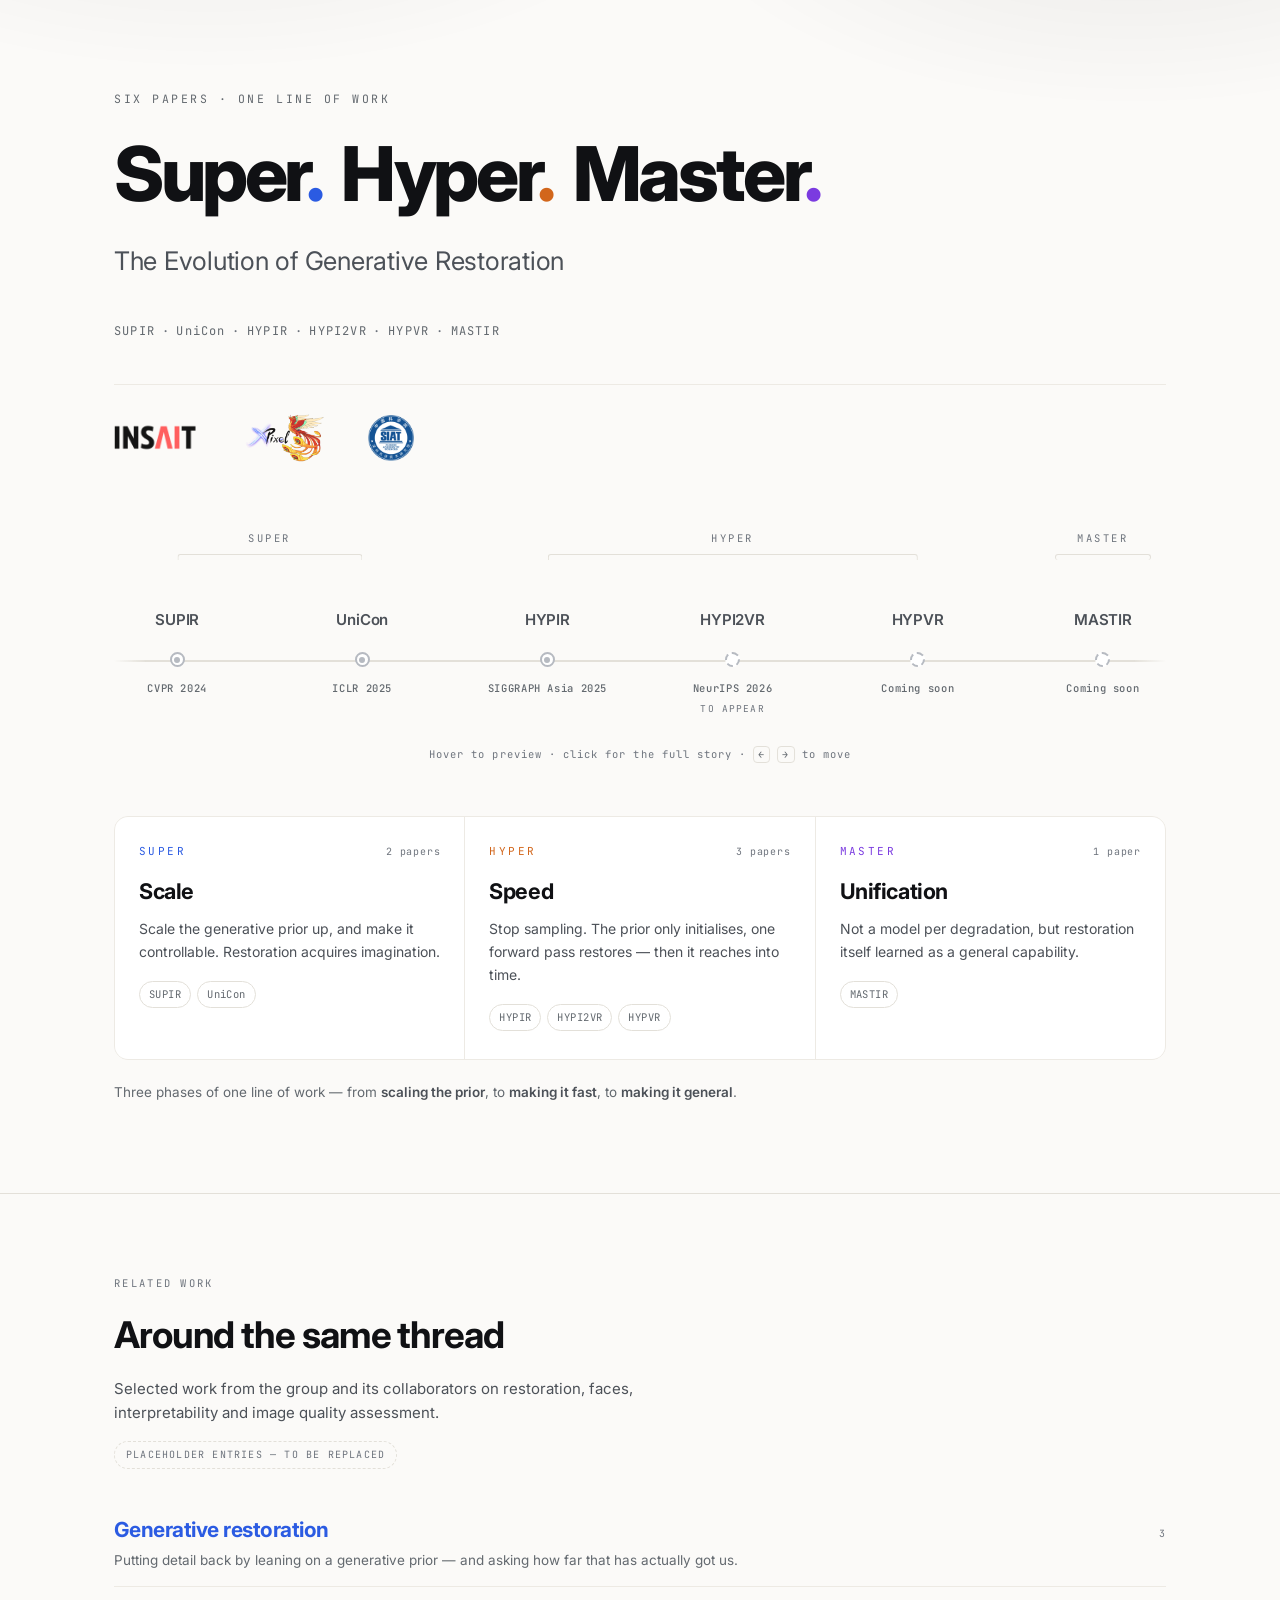
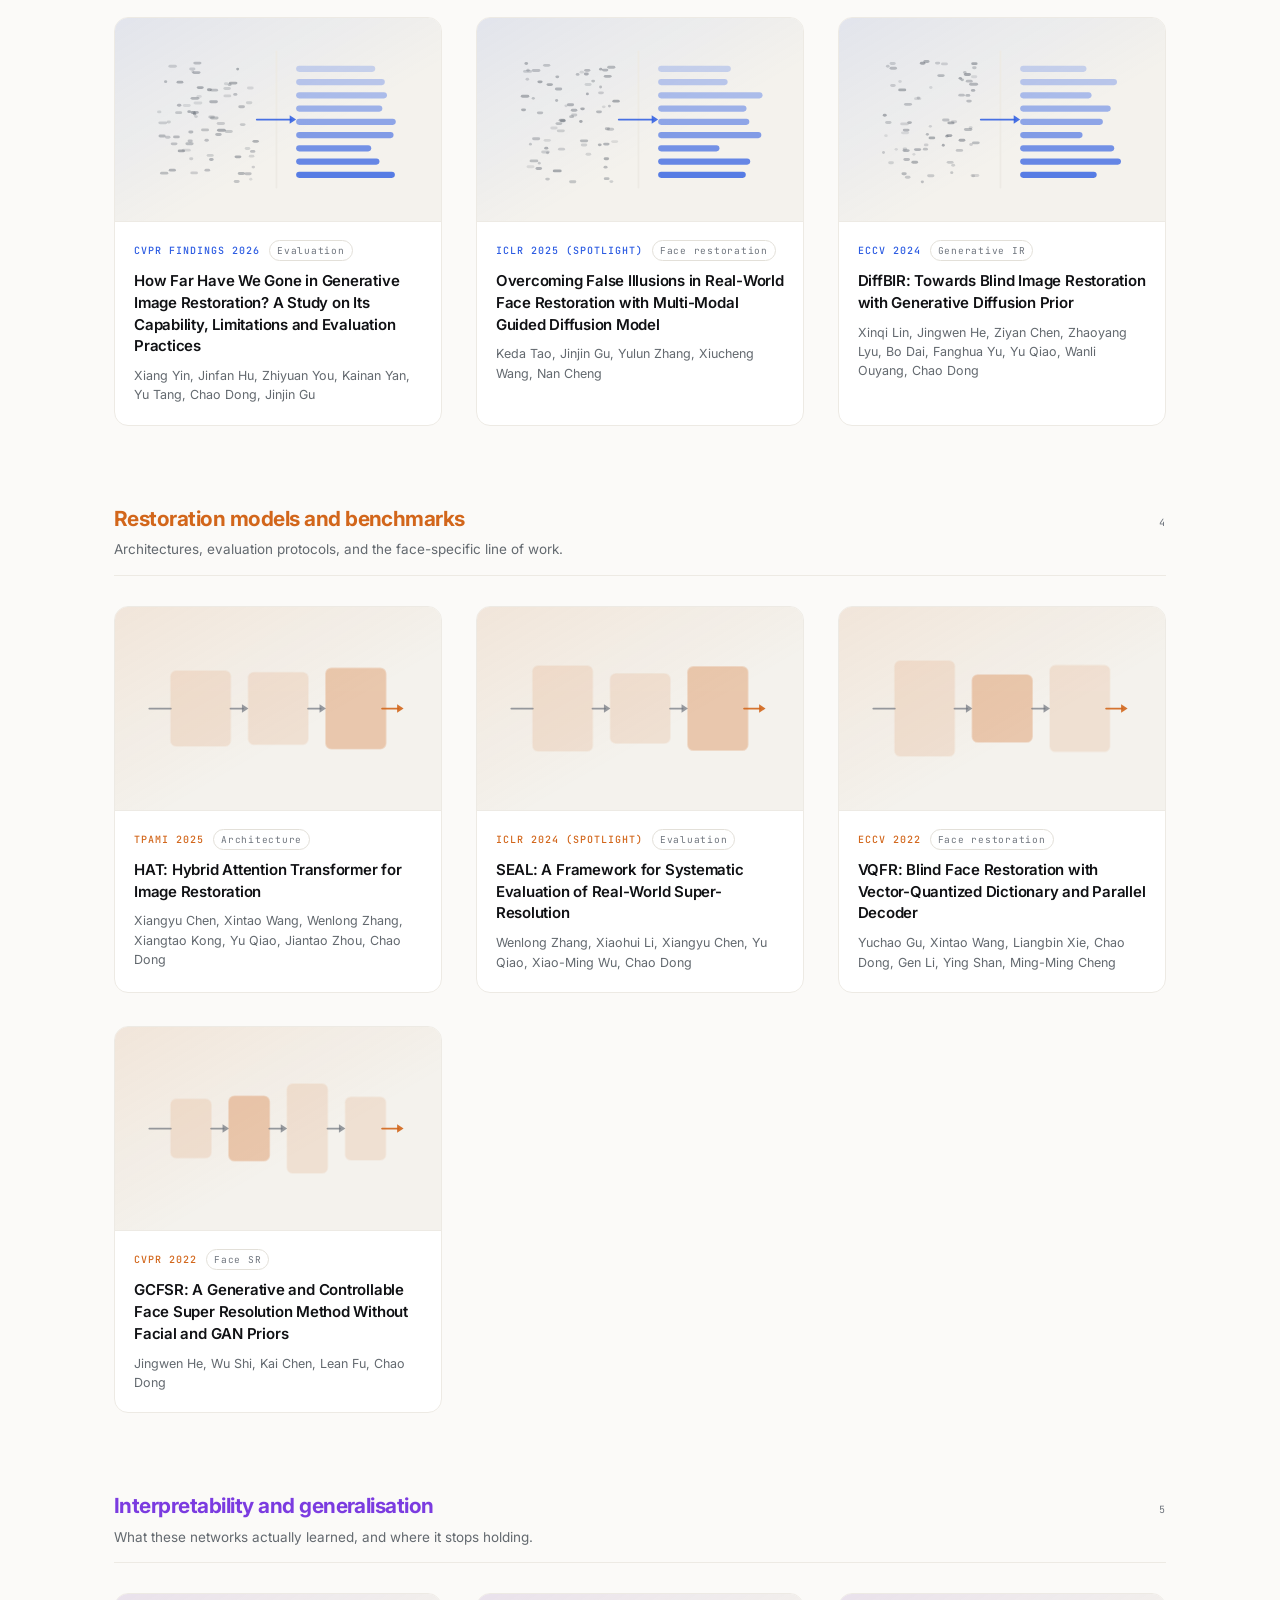
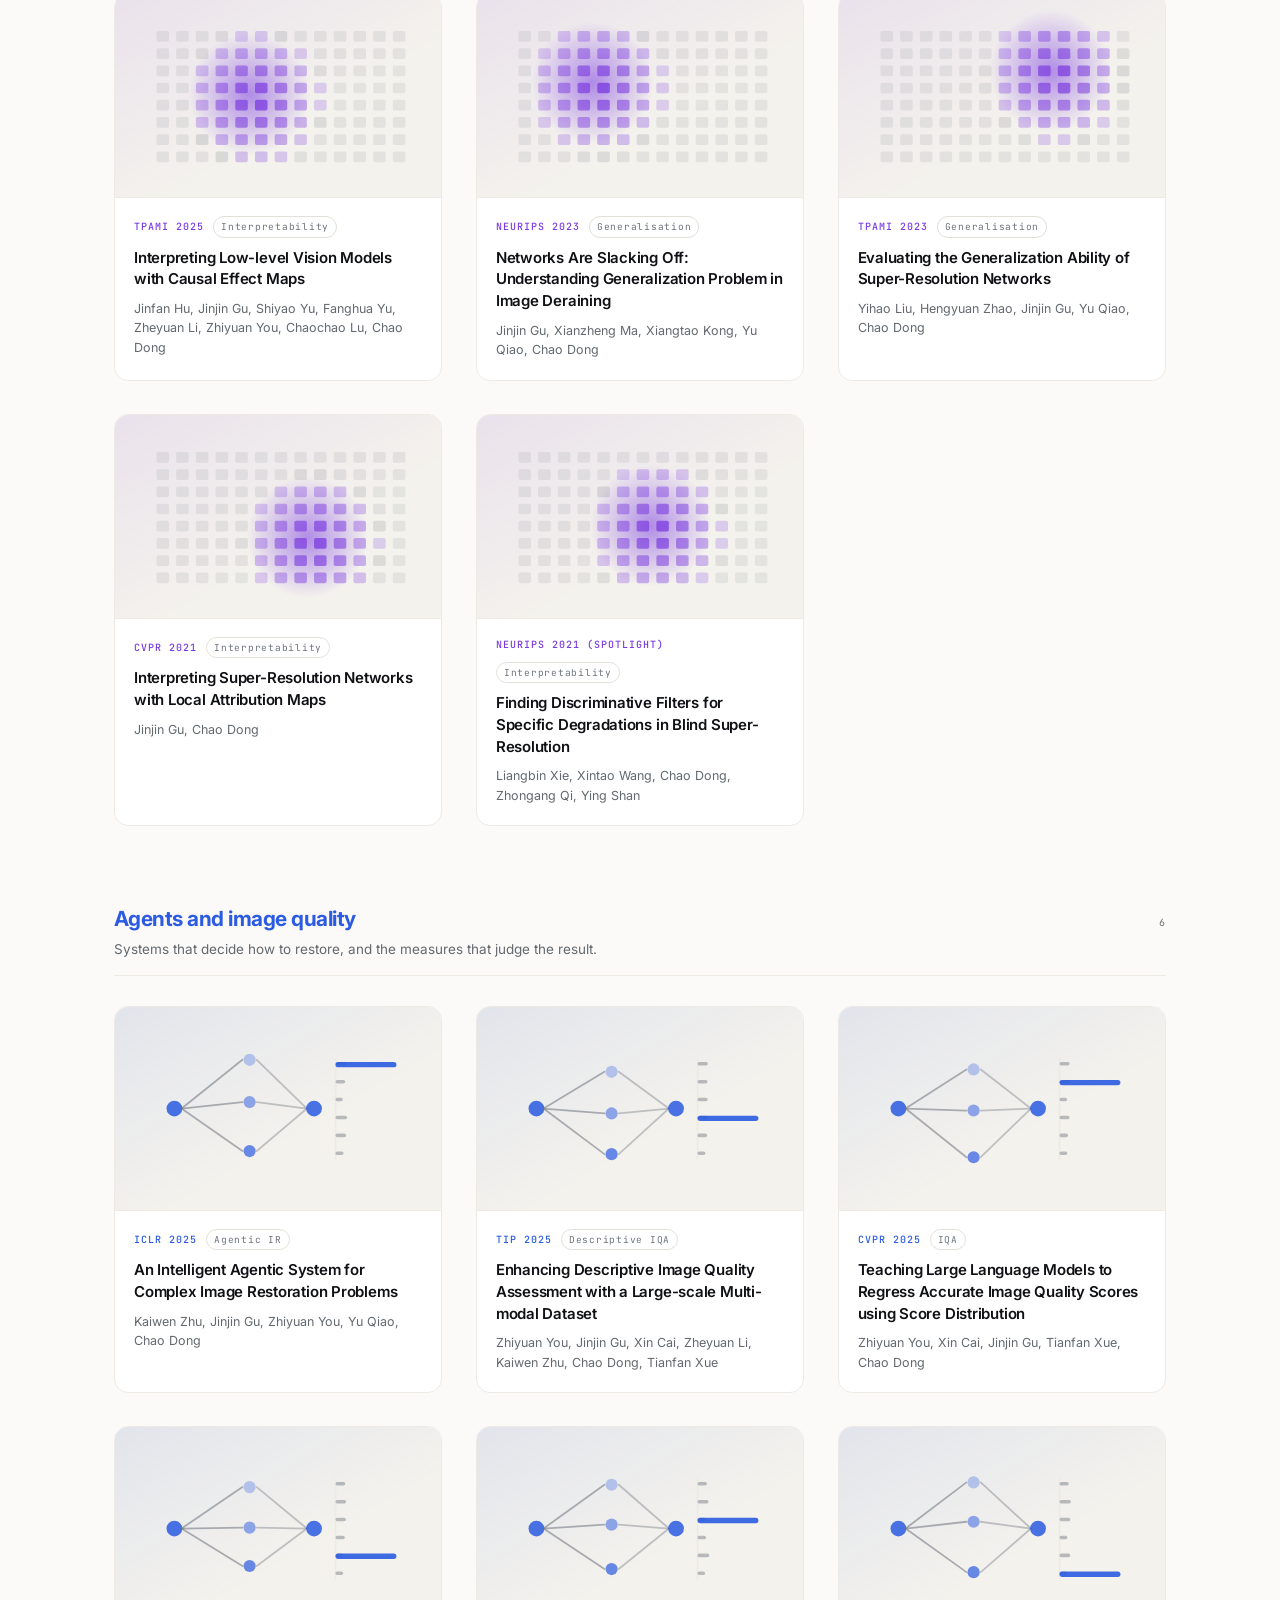
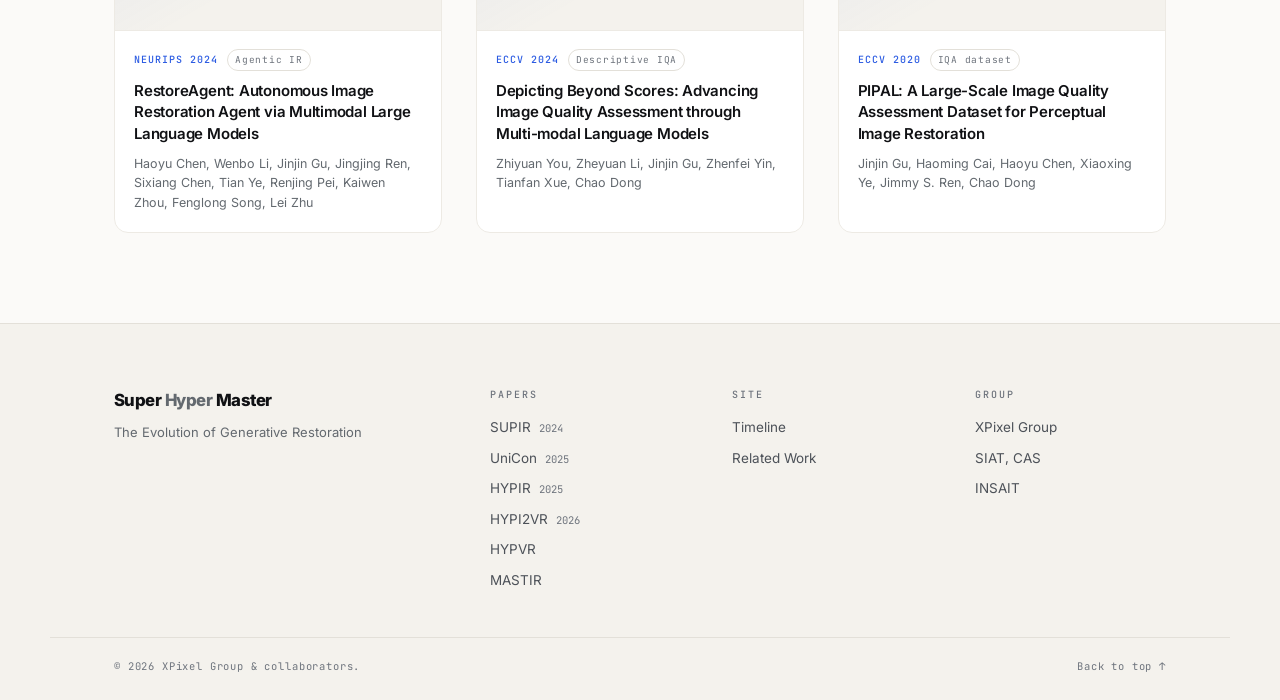
<file: index.html>
<!DOCTYPE html>
<html lang="en">
<head>
<meta charset="utf-8">
<meta name="viewport" content="width=device-width, initial-scale=1">
<title>Super Hyper Master — The Evolution of Generative Restoration</title>
<meta name="description" content="SUPIR · UniCon · HYPIR · HYPI2VR · HYPVR · MASTIR — a six-paper line of work on generative image and video restoration.">
<meta property="og:title" content="Super Hyper Master">
<meta property="og:description" content="The Evolution of Generative Restoration — SUPIR, UniCon, HYPIR, HYPI2VR, HYPVR, MASTIR.">
<meta property="og:type" content="website">
<link rel="preconnect" href="https://fonts.googleapis.com">
<link rel="preconnect" href="https://fonts.gstatic.com" crossorigin>
<link href="https://fonts.googleapis.com/css2?family=Inter:wght@300..900&family=JetBrains+Mono:wght@400;500&display=swap" rel="stylesheet">
<link rel="stylesheet" href="assets/css/style.css">
</head>
<body data-era="none">

<div class="glow" aria-hidden="true"></div>

<!-- ============================ HERO ============================ -->
<header class="hero" id="top">
  <div class="wrap">
    <p class="hero-kicker reveal" style="--d:0ms">Six papers · one line of work</p>

    <h1 class="hero-title">
      <span class="hero-word reveal" data-era="super" style="--d:60ms">Super<i>.</i></span>
      <span class="hero-word reveal" data-era="hyper" style="--d:150ms">Hyper<i>.</i></span>
      <span class="hero-word reveal" data-era="master" style="--d:240ms">Master<i>.</i></span>
    </h1>

    <p class="hero-sub reveal" style="--d:340ms">The Evolution of Generative Restoration</p>

    <p class="hero-seq reveal" style="--d:420ms">
      <span>SUPIR</span><em>·</em><span>UniCon</span><em>·</em><span>HYPIR</span><em>·</em><span>HYPI2VR</span><em>·</em><span>HYPVR</span><em>·</em><span>MASTIR</span>
    </p>

    <div class="logos reveal" id="heroLogos" style="--d:500ms" hidden></div>
  </div>
</header>

<!-- ========================== TIMELINE ========================== -->
<main>
<section class="timeline-section reveal" style="--d:520ms" aria-label="Timeline">
  <div class="timeline-scroll">
    <div class="timeline" id="timeline">
      <div class="eras" id="eras"></div>
      <div class="track" aria-hidden="true">
        <span class="track-line"></span>
        <span class="track-fill" id="trackFill"></span>
      </div>
      <div class="nodes" id="nodes" role="tablist" aria-label="Papers"></div>
      <div class="bubble" id="bubble" role="presentation" aria-hidden="true">
        <span class="bubble-arrow"></span>
        <div class="bubble-in">
          <p class="bubble-meta"><b id="bubName"></b><span id="bubVenue"></span></p>
          <p class="bubble-title" id="bubTitle"></p>
          <p class="bubble-text" id="bubText"></p>
          <p class="bubble-cta">Read the full story →</p>
        </div>
      </div>
    </div>
  </div>
  <p class="timeline-hint" id="hint">Hover to preview · click for the full story · <kbd>←</kbd> <kbd>→</kbd> to move</p>
</section>

<!-- ========================== DETAIL =========================== -->
<section class="stage" id="stage" aria-live="polite">

  <!-- Overview (default state) -->
  <div class="panel overview is-on" id="overview">
    <div class="ov-grid" id="ovGrid"></div>
    <p class="ov-foot">Three phases of one line of work — from <b>scaling the prior</b>, to <b>making it fast</b>, to <b>making it general</b>.</p>
  </div>

  <!-- Paper detail -->
  <article class="panel detail" id="detail" role="tabpanel" tabindex="-1">
    <button class="back" id="back" type="button"><span>←</span> Overview</button>

    <header class="d-head">
      <p class="d-tags">
        <span class="tag tag-era" id="dEra"></span>
        <span class="tag tag-venue" id="dVenue"></span>
        <span class="tag tag-status" id="dStatus"></span>
      </p>
      <h2 class="d-name" id="dName"></h2>
      <p class="d-title" id="dTitle"></p>
    </header>

    <div class="d-body">
      <div class="d-main">
        <p class="d-tagline" id="dTagline"></p>
        <p class="d-abstract" id="dAbstract"></p>
        <ul class="d-highlights" id="dHighlights"></ul>
        <p class="d-soon" id="dSoon" hidden></p>
        <div class="d-step">
          <span class="d-step-label">Step in the evolution</span>
          <p id="dStep"></p>
        </div>
      </div>

      <aside class="d-side">
        <div class="d-figure" id="dFigure"><span id="dFigureLabel"></span></div>
        <dl class="d-stats" id="dStats"></dl>
        <div class="d-authors">
          <span class="d-side-label">Authors</span>
          <p id="dAuthors"></p>
        </div>
        <div class="d-links" id="dLinks"></div>
      </aside>
    </div>

    <details class="cite" id="dCite">
      <summary>BibTeX</summary>
      <pre id="dBibtex"></pre>
      <button class="copy" id="dCopy" type="button">Copy</button>
    </details>

    <nav class="d-nav">
      <button type="button" class="d-nav-btn" id="prevBtn"><span class="dir">← Previous</span><span class="nm"></span></button>
      <button type="button" class="d-nav-btn is-next" id="nextBtn"><span class="dir">Next →</span><span class="nm"></span></button>
    </nav>
  </article>
</section>

<!-- ======================= RELATED WORK ======================== -->
<section class="related" id="related">
  <div class="wrap">
    <header class="sec-head">
      <p class="sec-kicker">Related Work</p>
      <h2 class="sec-title">Around the same thread</h2>
      <p class="sec-lede">Selected work from the group and its collaborators on restoration, faces, interpretability and image quality assessment.</p>
      <p class="sec-flag" id="relFlag" hidden>Placeholder entries — to be replaced</p>
    </header>
    <div class="rw-groups" id="rwGrid"></div>
  </div>
</section>
</main>

<!-- ========================== FOOTER =========================== -->
<footer class="footer" id="siteFooter"></footer>

<noscript>
  <p style="padding:2rem;text-align:center">This page needs JavaScript to render the interactive timeline.</p>
</noscript>

<script src="assets/js/papers.js"></script>
<script src="assets/js/site.js"></script>
<script src="assets/js/covers.js"></script>
<script src="assets/js/main.js"></script>
</body>
</html>
</file>
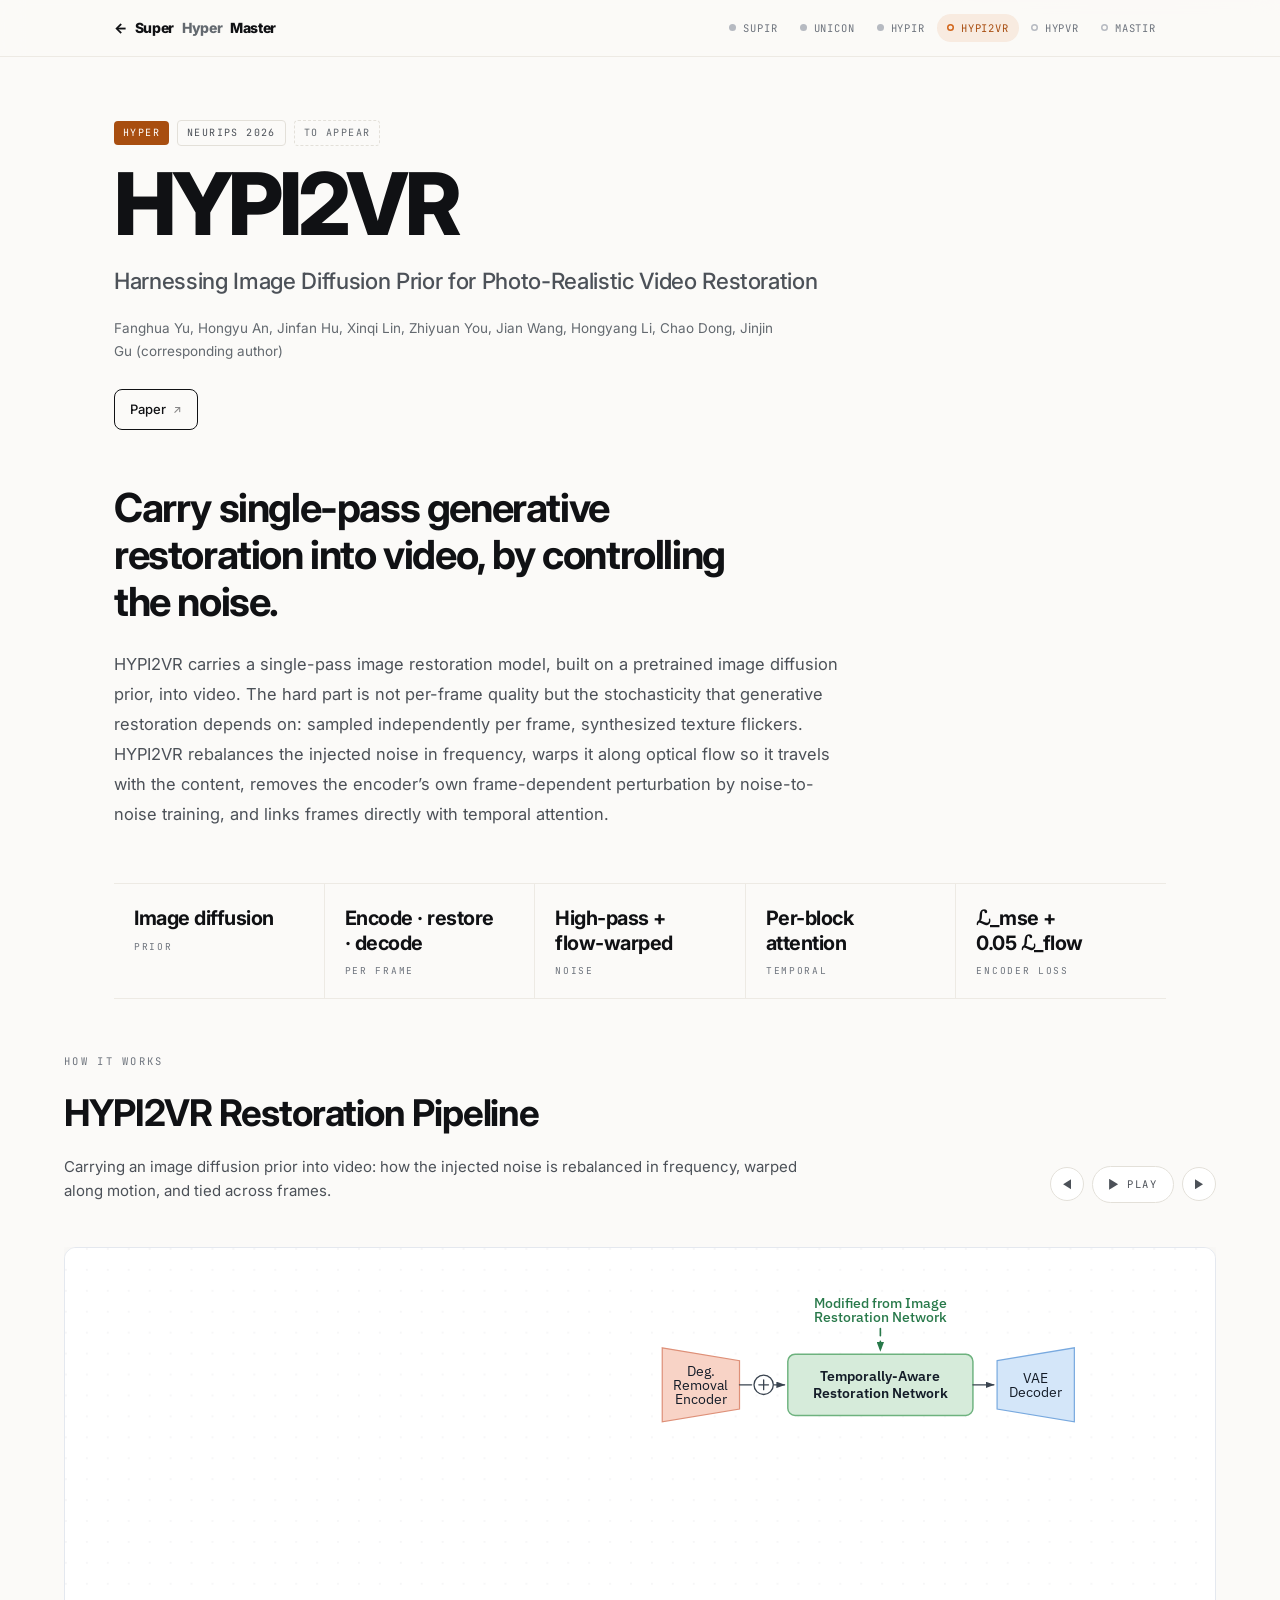
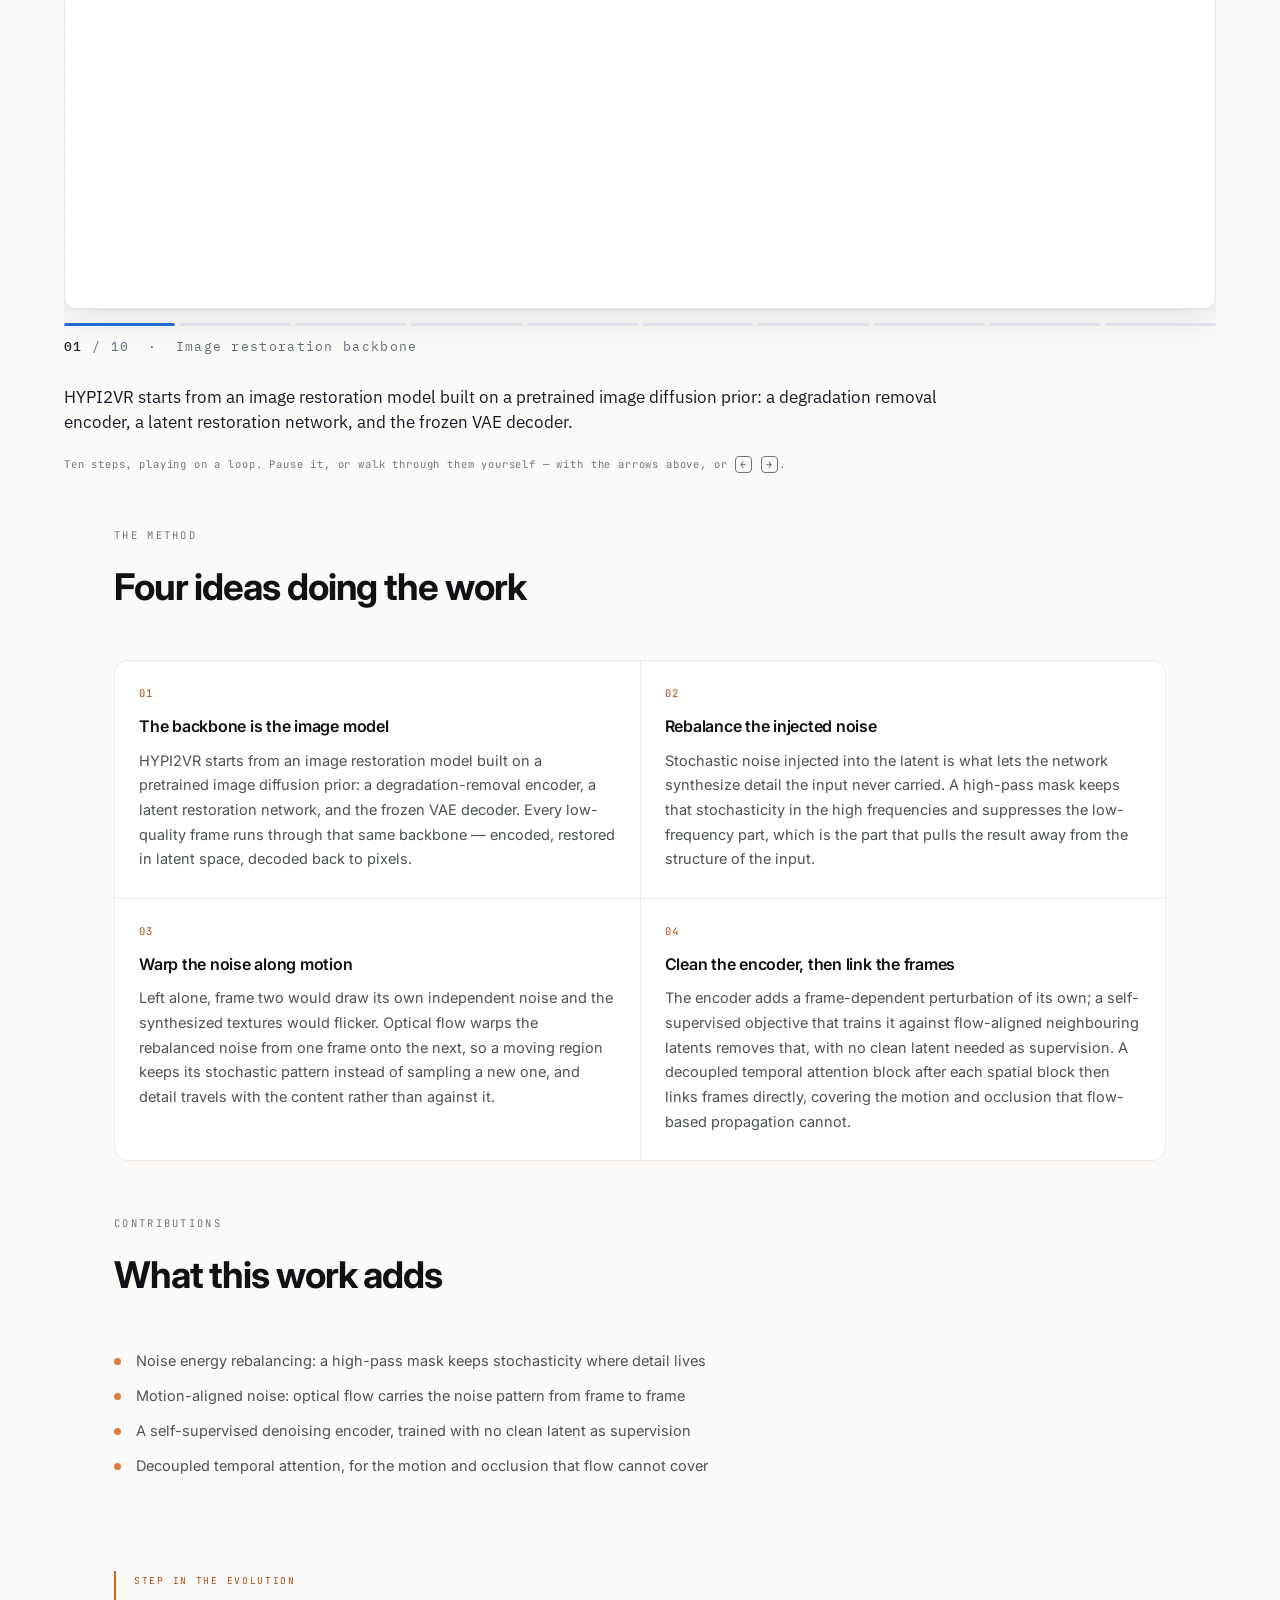
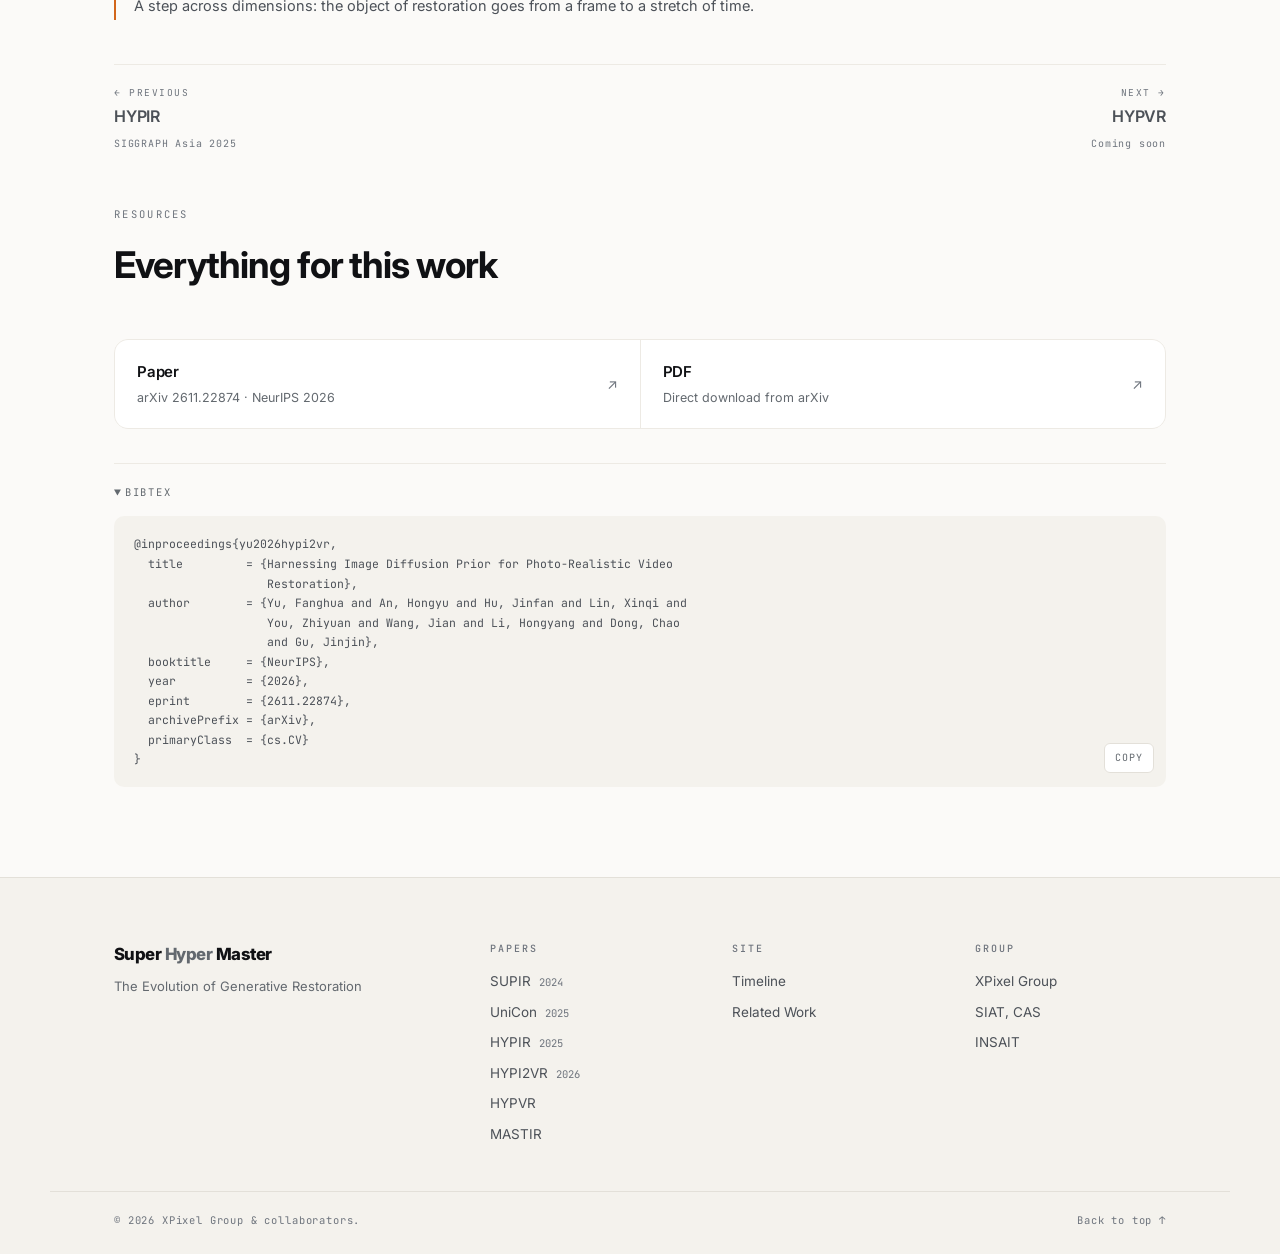
<file: papers/hypi2vr.html>
<!DOCTYPE html>
<html lang="en">
<head>
<meta charset="utf-8">
<meta name="viewport" content="width=device-width, initial-scale=1">
<title>HYPI2VR — Super Hyper Master</title>
<meta name="description" content="Harnessing Image Diffusion Prior for Photo-Realistic Video Restoration (NeurIPS 2026) — carrying single-pass generative restoration into video by controlling the noise.">
<meta property="og:title" content="HYPI2VR · NeurIPS 2026">
<meta property="og:description" content="Harnessing Image Diffusion Prior for Photo-Realistic Video Restoration (NeurIPS 2026) — carrying single-pass generative restoration into video by controlling the noise.">
<meta property="og:type" content="article">
<link rel="preconnect" href="https://fonts.googleapis.com">
<link rel="preconnect" href="https://fonts.gstatic.com" crossorigin>
<link href="https://fonts.googleapis.com/css2?family=Inter:wght@300..900&family=JetBrains+Mono:wght@400;500&display=swap" rel="stylesheet">
<link rel="stylesheet" href="../assets/css/style.css">
<script>window.SHM_BASE = '../';</script>
</head>
<body class="page-paper" id="top" data-paper="hypi2vr" data-era="none">

<div class="glow" aria-hidden="true"></div>

<nav class="paperbar" aria-label="The series">
  <div class="wrap pb-in">
    <a class="pb-home" href="../index.html"><span aria-hidden="true">←</span> Super <i>Hyper</i> Master</a>
    <div class="pb-dots" id="pbDots"></div>
  </div>
</nav>

<main id="paperRoot"></main>

<footer class="footer" id="siteFooter"></footer>

<noscript>
  <p style="padding:2rem;text-align:center">This page needs JavaScript to render.</p>
</noscript>

<script src="../assets/js/papers.js"></script>
<script src="../assets/js/site.js"></script>
<script src="../assets/js/covers.js"></script>
<script src="../assets/js/paper.js"></script>
</body>
</html>
</file>
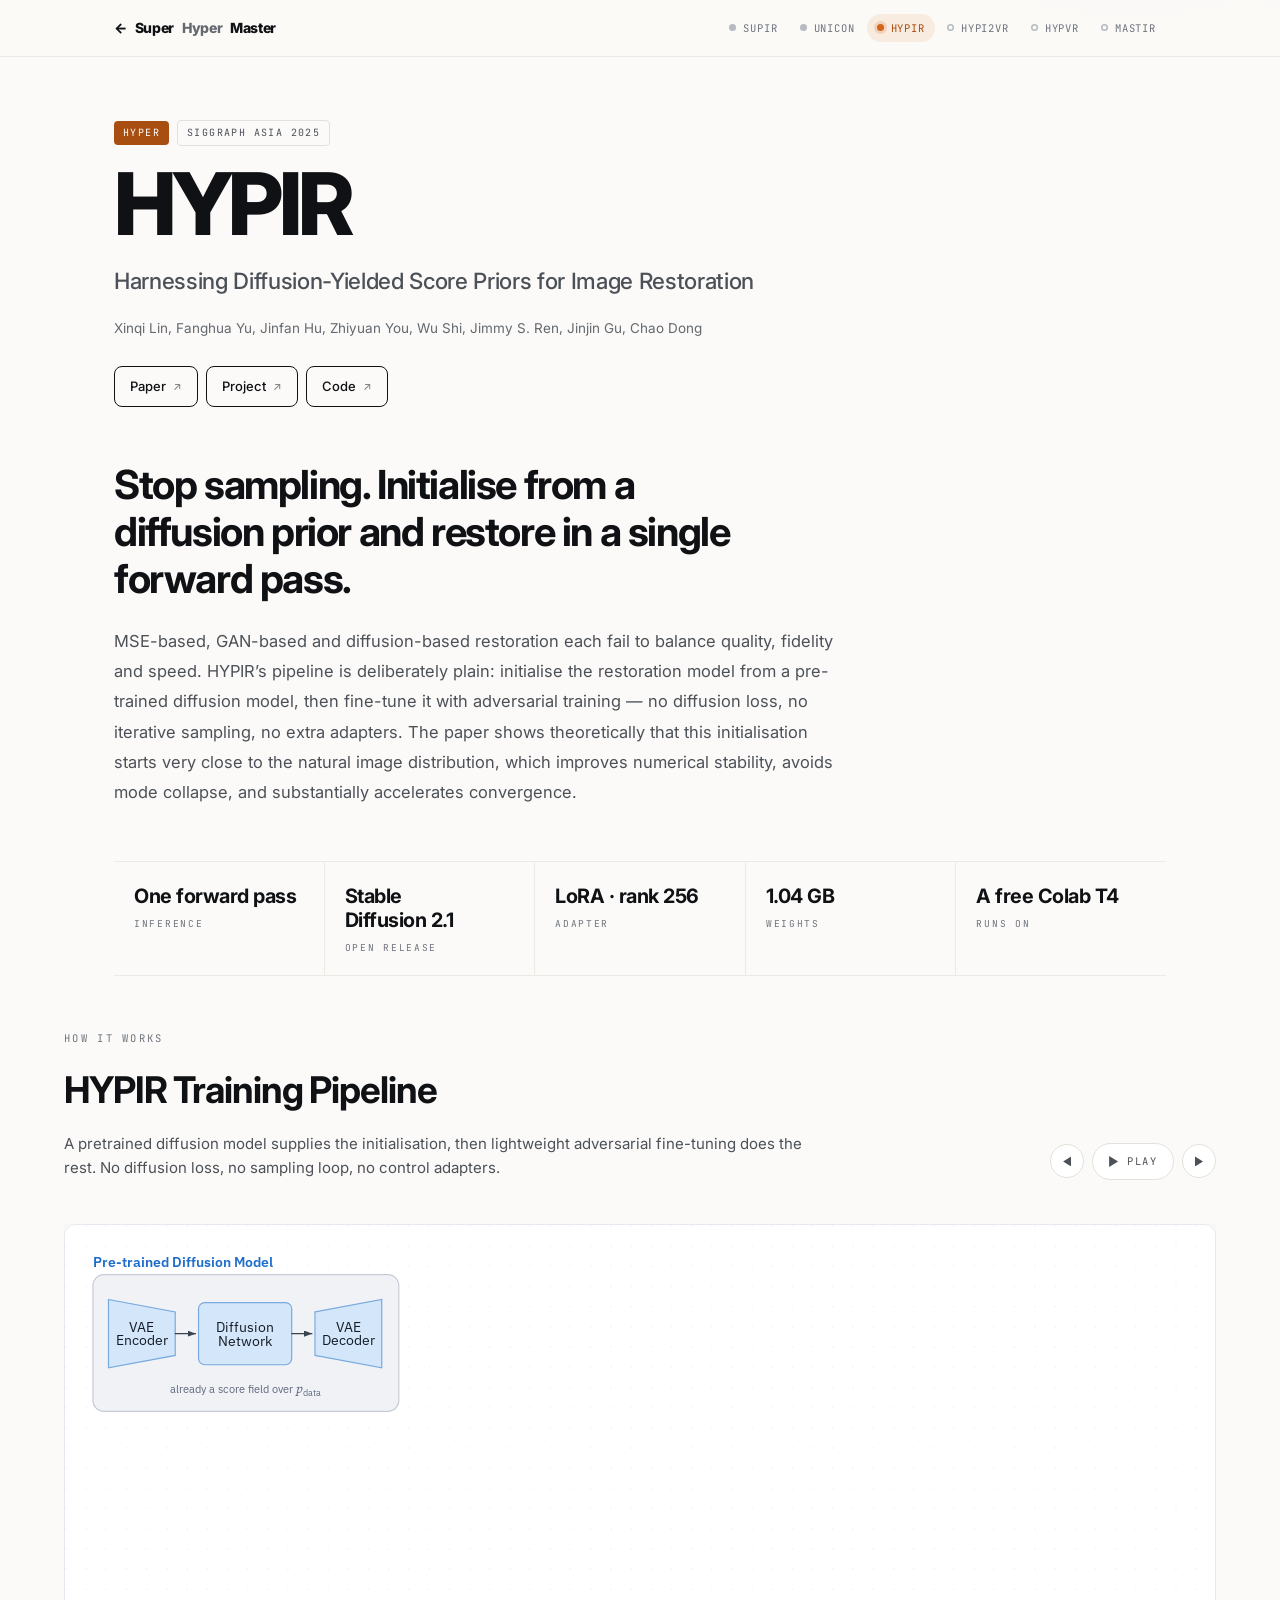
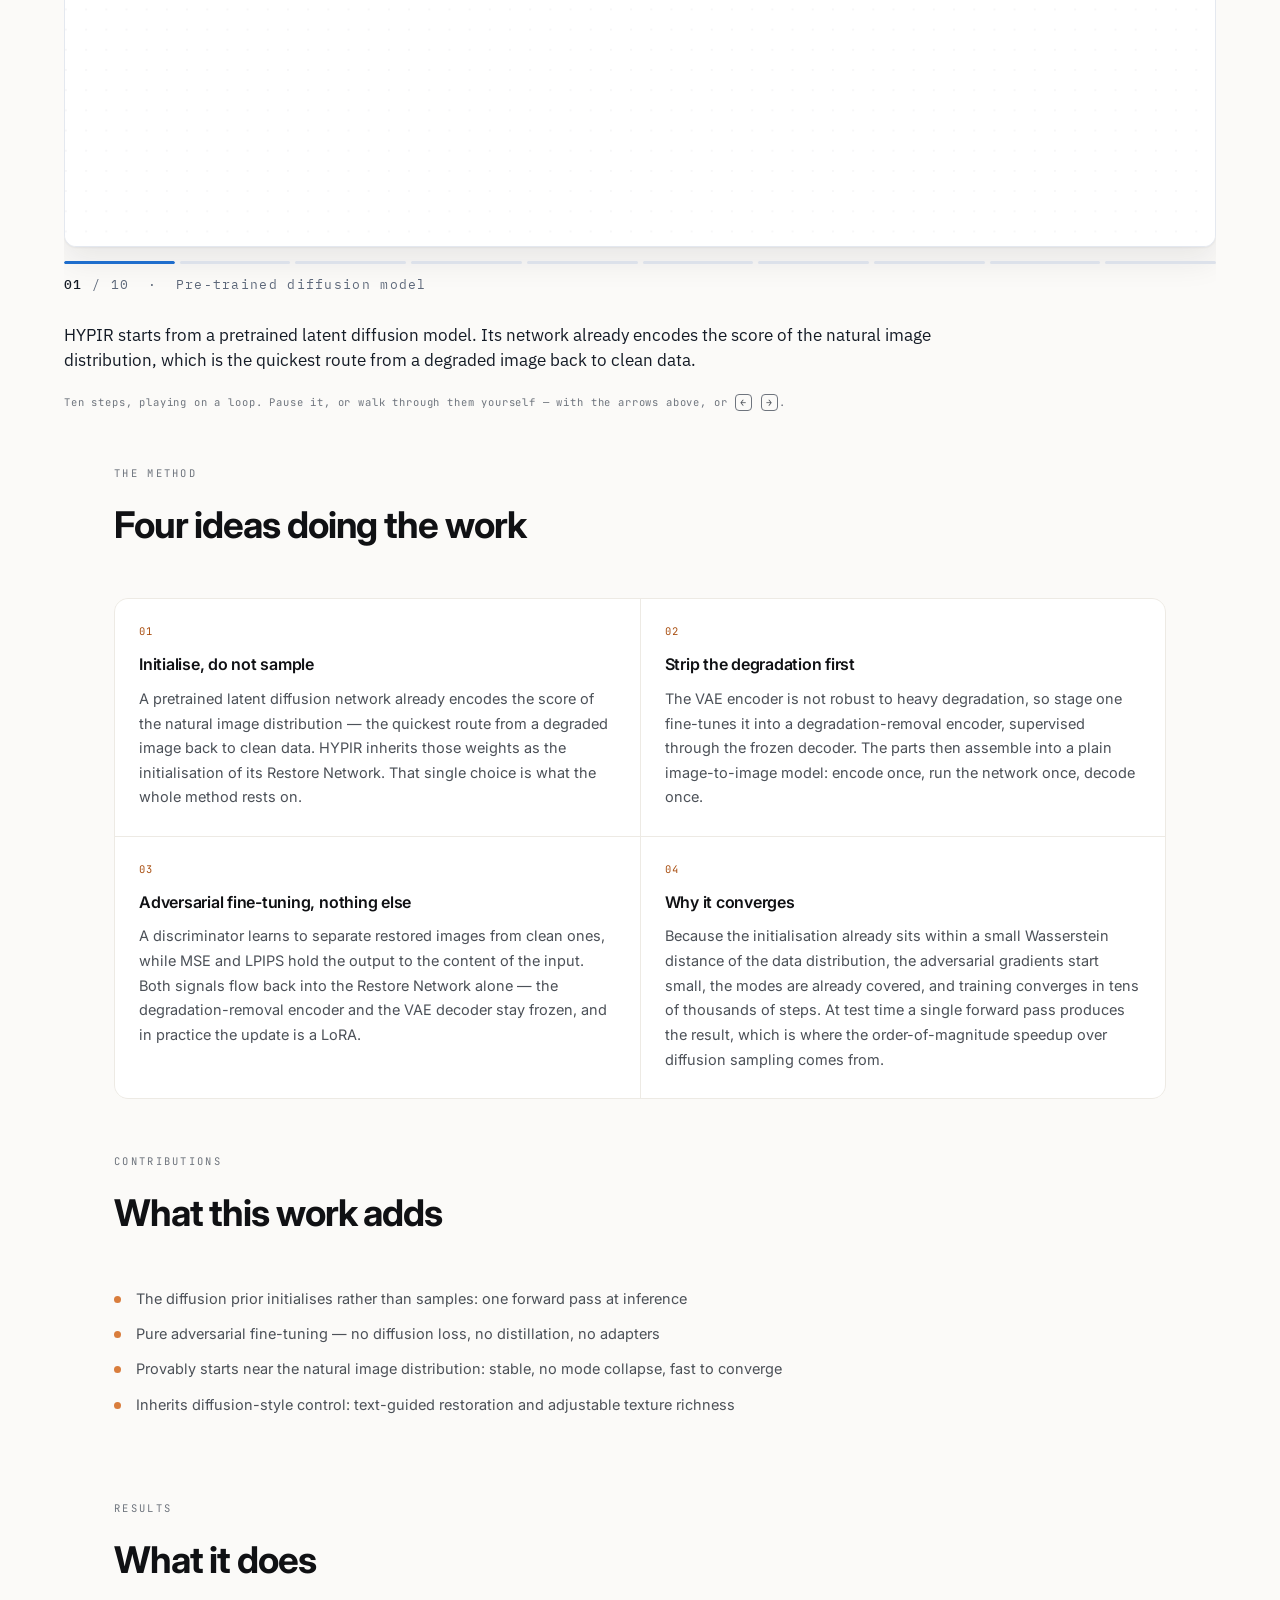
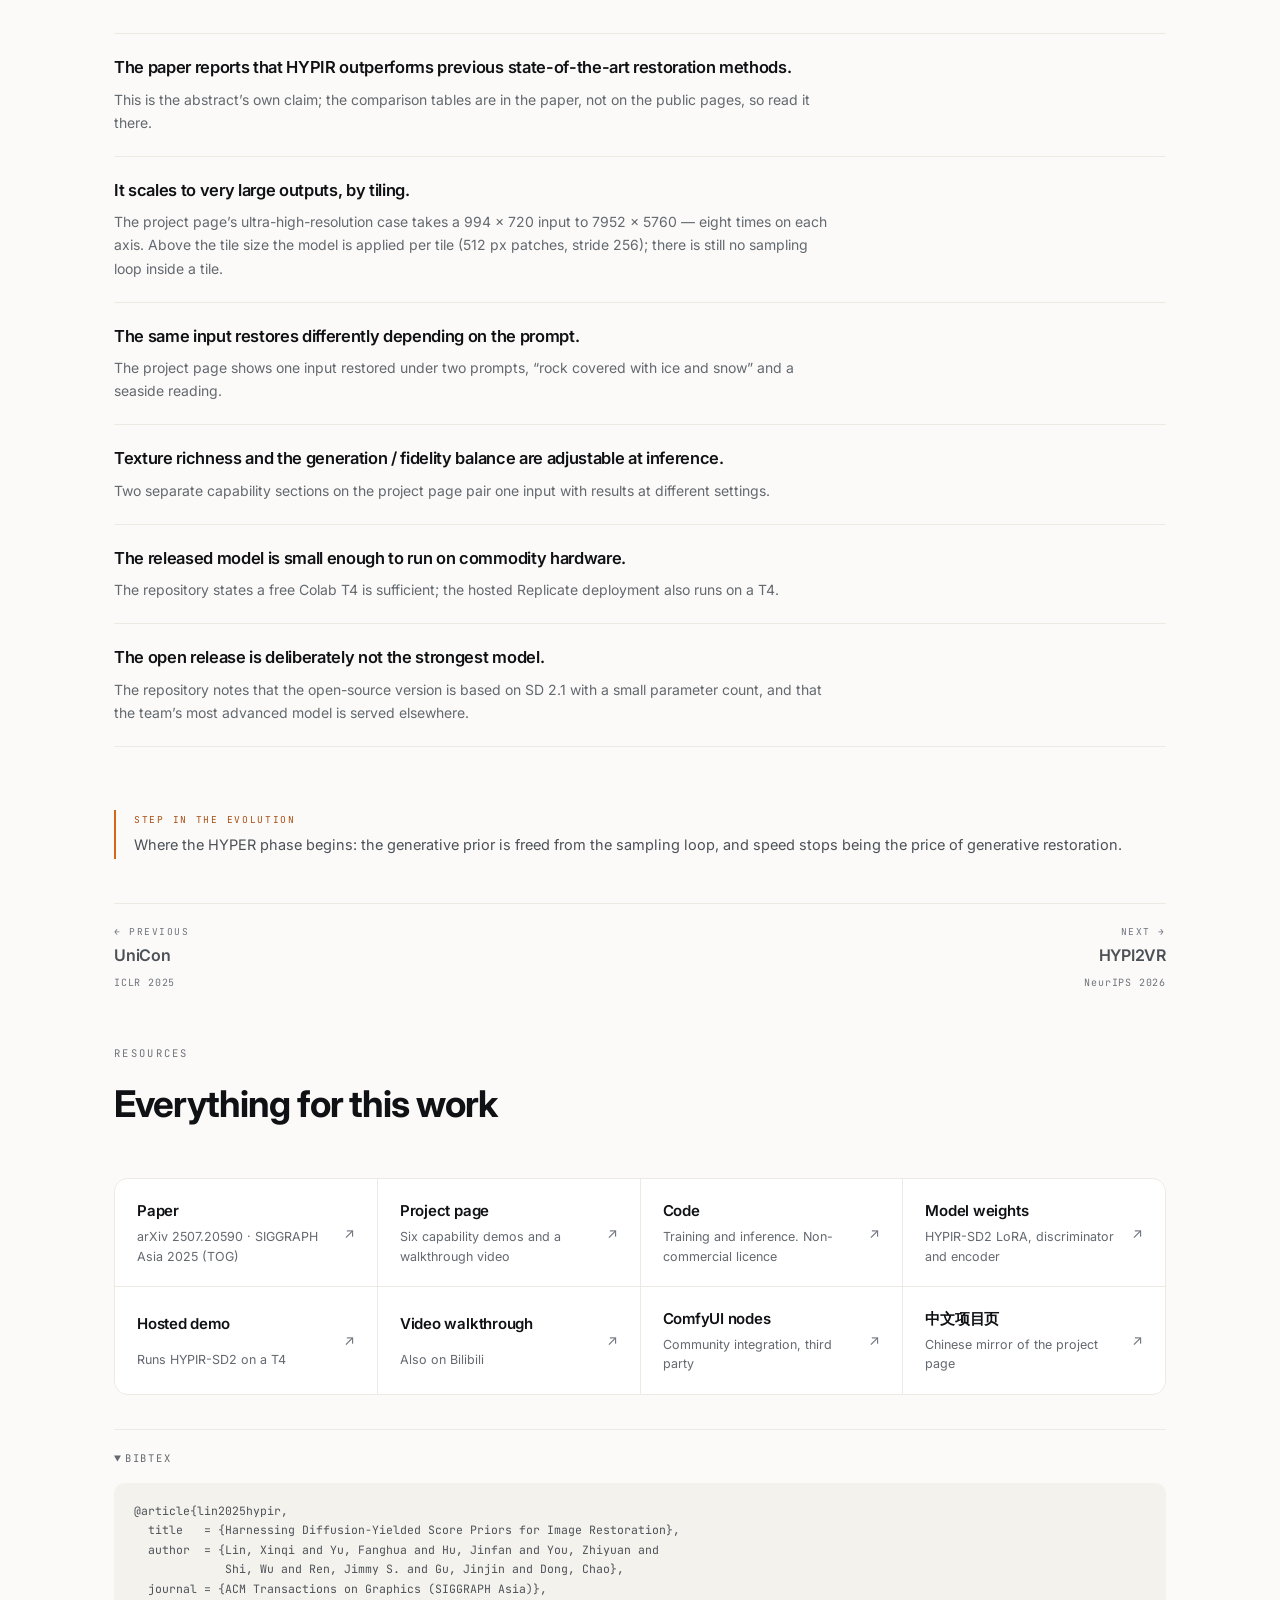
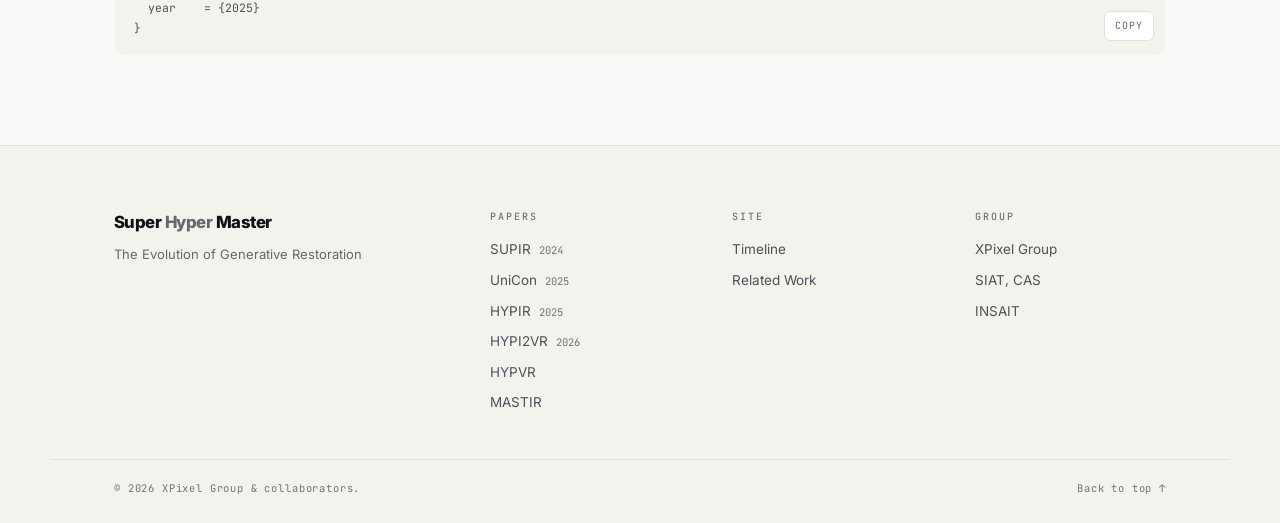
<file: papers/hypir.html>
<!DOCTYPE html>
<html lang="en">
<head>
<meta charset="utf-8">
<meta name="viewport" content="width=device-width, initial-scale=1">
<title>HYPIR — Super Hyper Master</title>
<meta name="description" content="Harnessing Diffusion-Yielded Score Priors for Image Restoration (SIGGRAPH Asia 2025) — Stop sampling. Initialise from a diffusion prior and restore in a single forward pass.">
<meta property="og:title" content="HYPIR · SIGGRAPH Asia 2025">
<meta property="og:description" content="Harnessing Diffusion-Yielded Score Priors for Image Restoration (SIGGRAPH Asia 2025) — Stop sampling. Initialise from a diffusion prior and restore in a single forward pass.">
<meta property="og:type" content="article">
<link rel="preconnect" href="https://fonts.googleapis.com">
<link rel="preconnect" href="https://fonts.gstatic.com" crossorigin>
<link href="https://fonts.googleapis.com/css2?family=Inter:wght@300..900&family=JetBrains+Mono:wght@400;500&display=swap" rel="stylesheet">
<link rel="stylesheet" href="../assets/css/style.css">
<script>window.SHM_BASE = '../';</script>
</head>
<body class="page-paper" id="top" data-paper="hypir" data-era="none">

<div class="glow" aria-hidden="true"></div>

<nav class="paperbar" aria-label="The series">
  <div class="wrap pb-in">
    <a class="pb-home" href="../index.html"><span aria-hidden="true">←</span> Super <i>Hyper</i> Master</a>
    <div class="pb-dots" id="pbDots"></div>
  </div>
</nav>

<main id="paperRoot"></main>

<footer class="footer" id="siteFooter"></footer>

<noscript>
  <p style="padding:2rem;text-align:center">This page needs JavaScript to render.</p>
</noscript>

<script src="../assets/js/papers.js"></script>
<script src="../assets/js/site.js"></script>
<script src="../assets/js/covers.js"></script>
<script src="../assets/js/paper.js"></script>
</body>
</html>
</file>
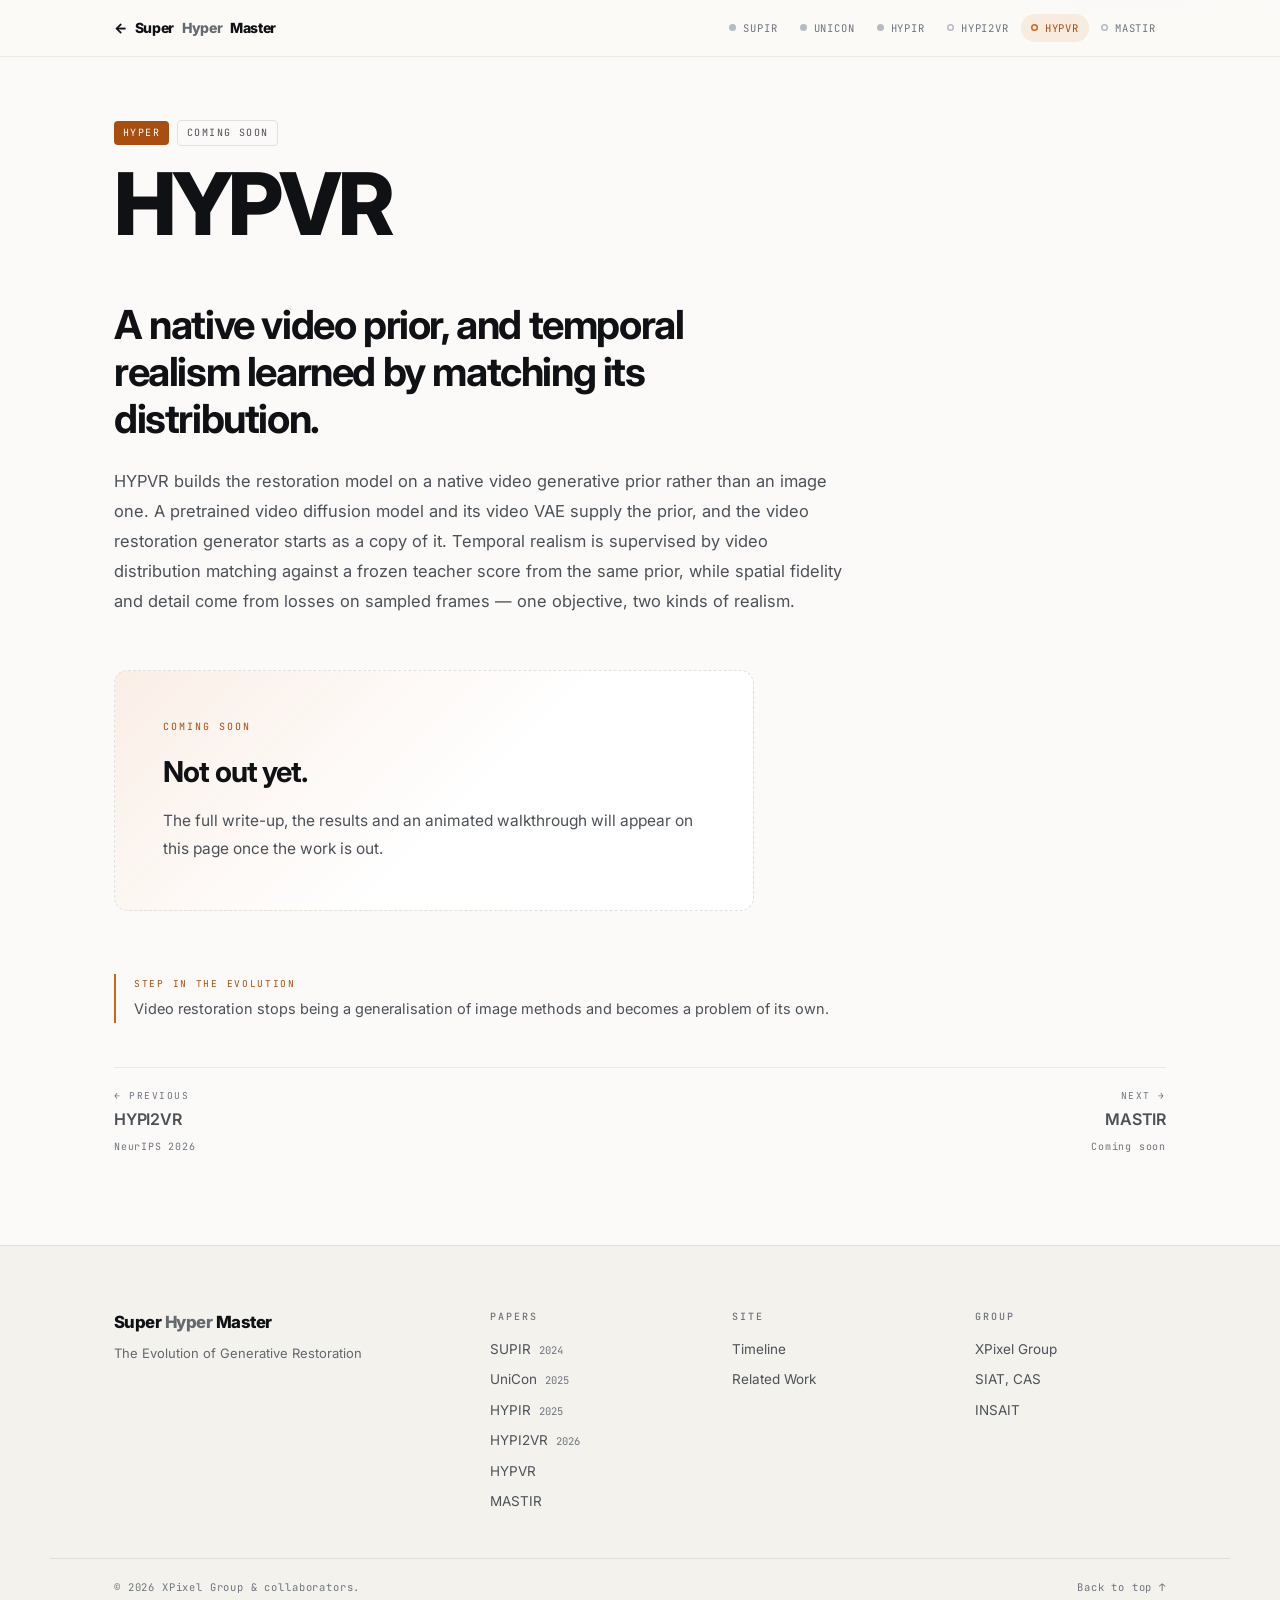
<file: papers/hypvr.html>
<!DOCTYPE html>
<html lang="en">
<head>
<meta charset="utf-8">
<meta name="viewport" content="width=device-width, initial-scale=1">
<title>HYPVR — Super Hyper Master</title>
<meta name="description" content="HYPVR — a native video generative prior, with temporal realism learned by distribution matching. Coming soon.">
<meta property="og:title" content="HYPVR · Super Hyper Master">
<meta property="og:description" content="HYPVR — a native video generative prior, with temporal realism learned by distribution matching. Coming soon.">
<meta property="og:type" content="article">
<link rel="preconnect" href="https://fonts.googleapis.com">
<link rel="preconnect" href="https://fonts.gstatic.com" crossorigin>
<link href="https://fonts.googleapis.com/css2?family=Inter:wght@300..900&family=JetBrains+Mono:wght@400;500&display=swap" rel="stylesheet">
<link rel="stylesheet" href="../assets/css/style.css">
<script>window.SHM_BASE = '../';</script>
</head>
<body class="page-paper" id="top" data-paper="hypvr" data-era="none">

<div class="glow" aria-hidden="true"></div>

<nav class="paperbar" aria-label="The series">
  <div class="wrap pb-in">
    <a class="pb-home" href="../index.html"><span aria-hidden="true">←</span> Super <i>Hyper</i> Master</a>
    <div class="pb-dots" id="pbDots"></div>
  </div>
</nav>

<main id="paperRoot"></main>

<footer class="footer" id="siteFooter"></footer>

<noscript>
  <p style="padding:2rem;text-align:center">This page needs JavaScript to render.</p>
</noscript>

<script src="../assets/js/papers.js"></script>
<script src="../assets/js/site.js"></script>
<script src="../assets/js/covers.js"></script>
<script src="../assets/js/paper.js"></script>
</body>
</html>
</file>
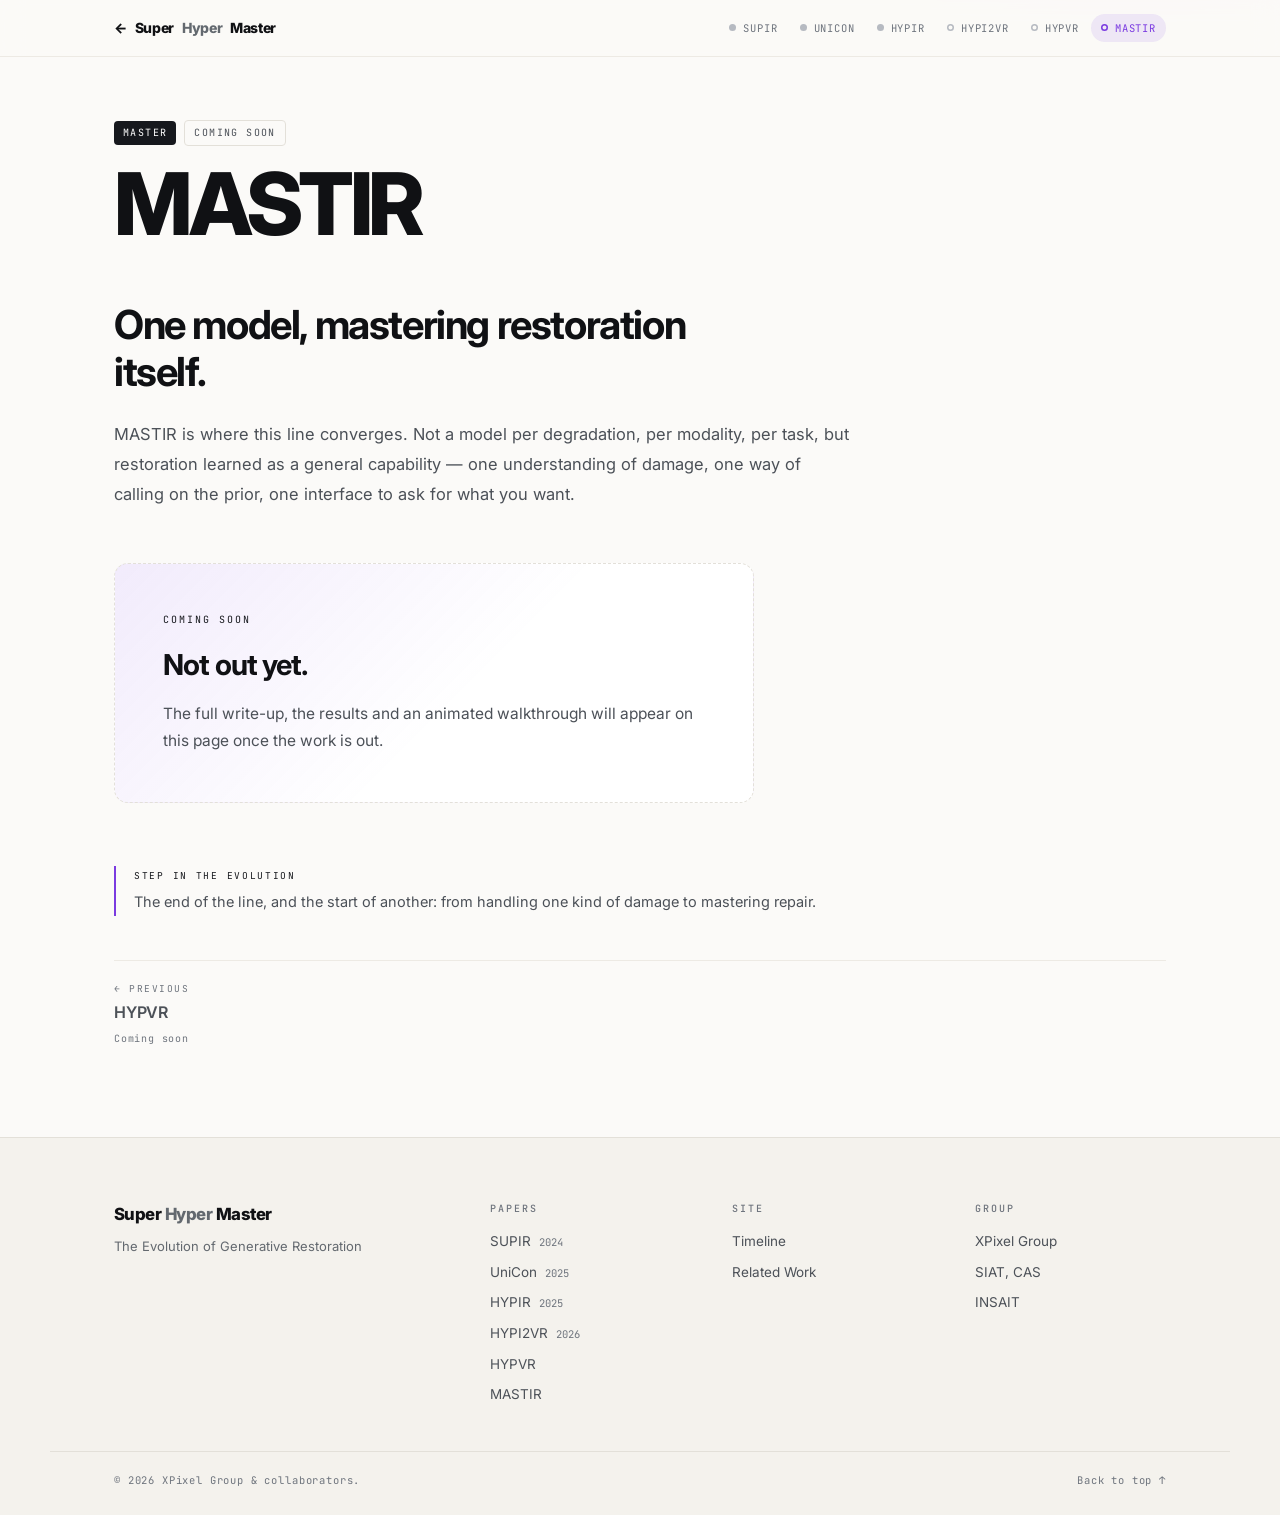
<file: papers/mastir.html>
<!DOCTYPE html>
<html lang="en">
<head>
<meta charset="utf-8">
<meta name="viewport" content="width=device-width, initial-scale=1">
<title>MASTIR — Super Hyper Master</title>
<meta name="description" content="MASTIR — the sixth work in the Super Hyper Master line: restoration learned as one general capability. Coming soon.">
<meta property="og:title" content="MASTIR · Super Hyper Master">
<meta property="og:description" content="MASTIR — the sixth work in the Super Hyper Master line: restoration learned as one general capability. Coming soon.">
<meta property="og:type" content="article">
<link rel="preconnect" href="https://fonts.googleapis.com">
<link rel="preconnect" href="https://fonts.gstatic.com" crossorigin>
<link href="https://fonts.googleapis.com/css2?family=Inter:wght@300..900&family=JetBrains+Mono:wght@400;500&display=swap" rel="stylesheet">
<link rel="stylesheet" href="../assets/css/style.css">
<script>window.SHM_BASE = '../';</script>
</head>
<body class="page-paper" id="top" data-paper="mastir" data-era="none">

<div class="glow" aria-hidden="true"></div>

<nav class="paperbar" aria-label="The series">
  <div class="wrap pb-in">
    <a class="pb-home" href="../index.html"><span aria-hidden="true">←</span> Super <i>Hyper</i> Master</a>
    <div class="pb-dots" id="pbDots"></div>
  </div>
</nav>

<main id="paperRoot"></main>

<footer class="footer" id="siteFooter"></footer>

<noscript>
  <p style="padding:2rem;text-align:center">This page needs JavaScript to render.</p>
</noscript>

<script src="../assets/js/papers.js"></script>
<script src="../assets/js/site.js"></script>
<script src="../assets/js/covers.js"></script>
<script src="../assets/js/paper.js"></script>
</body>
</html>
</file>
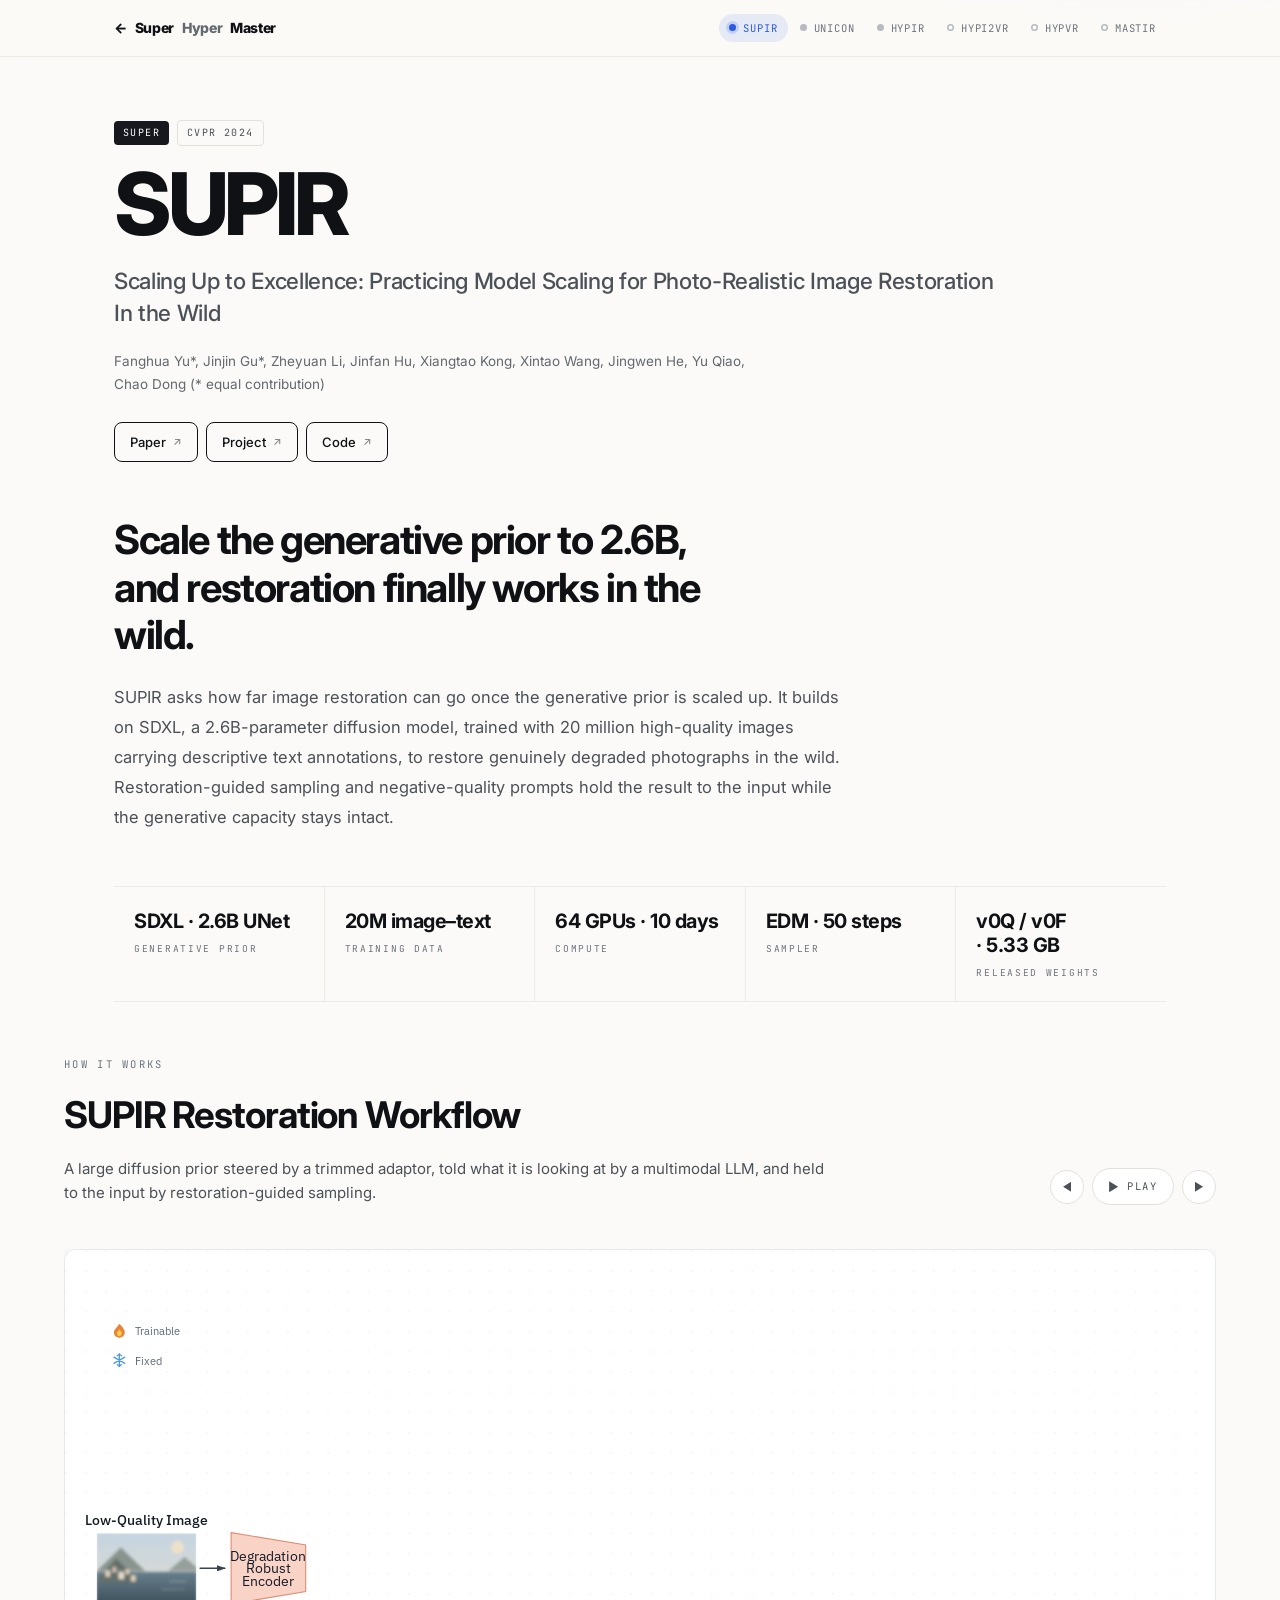
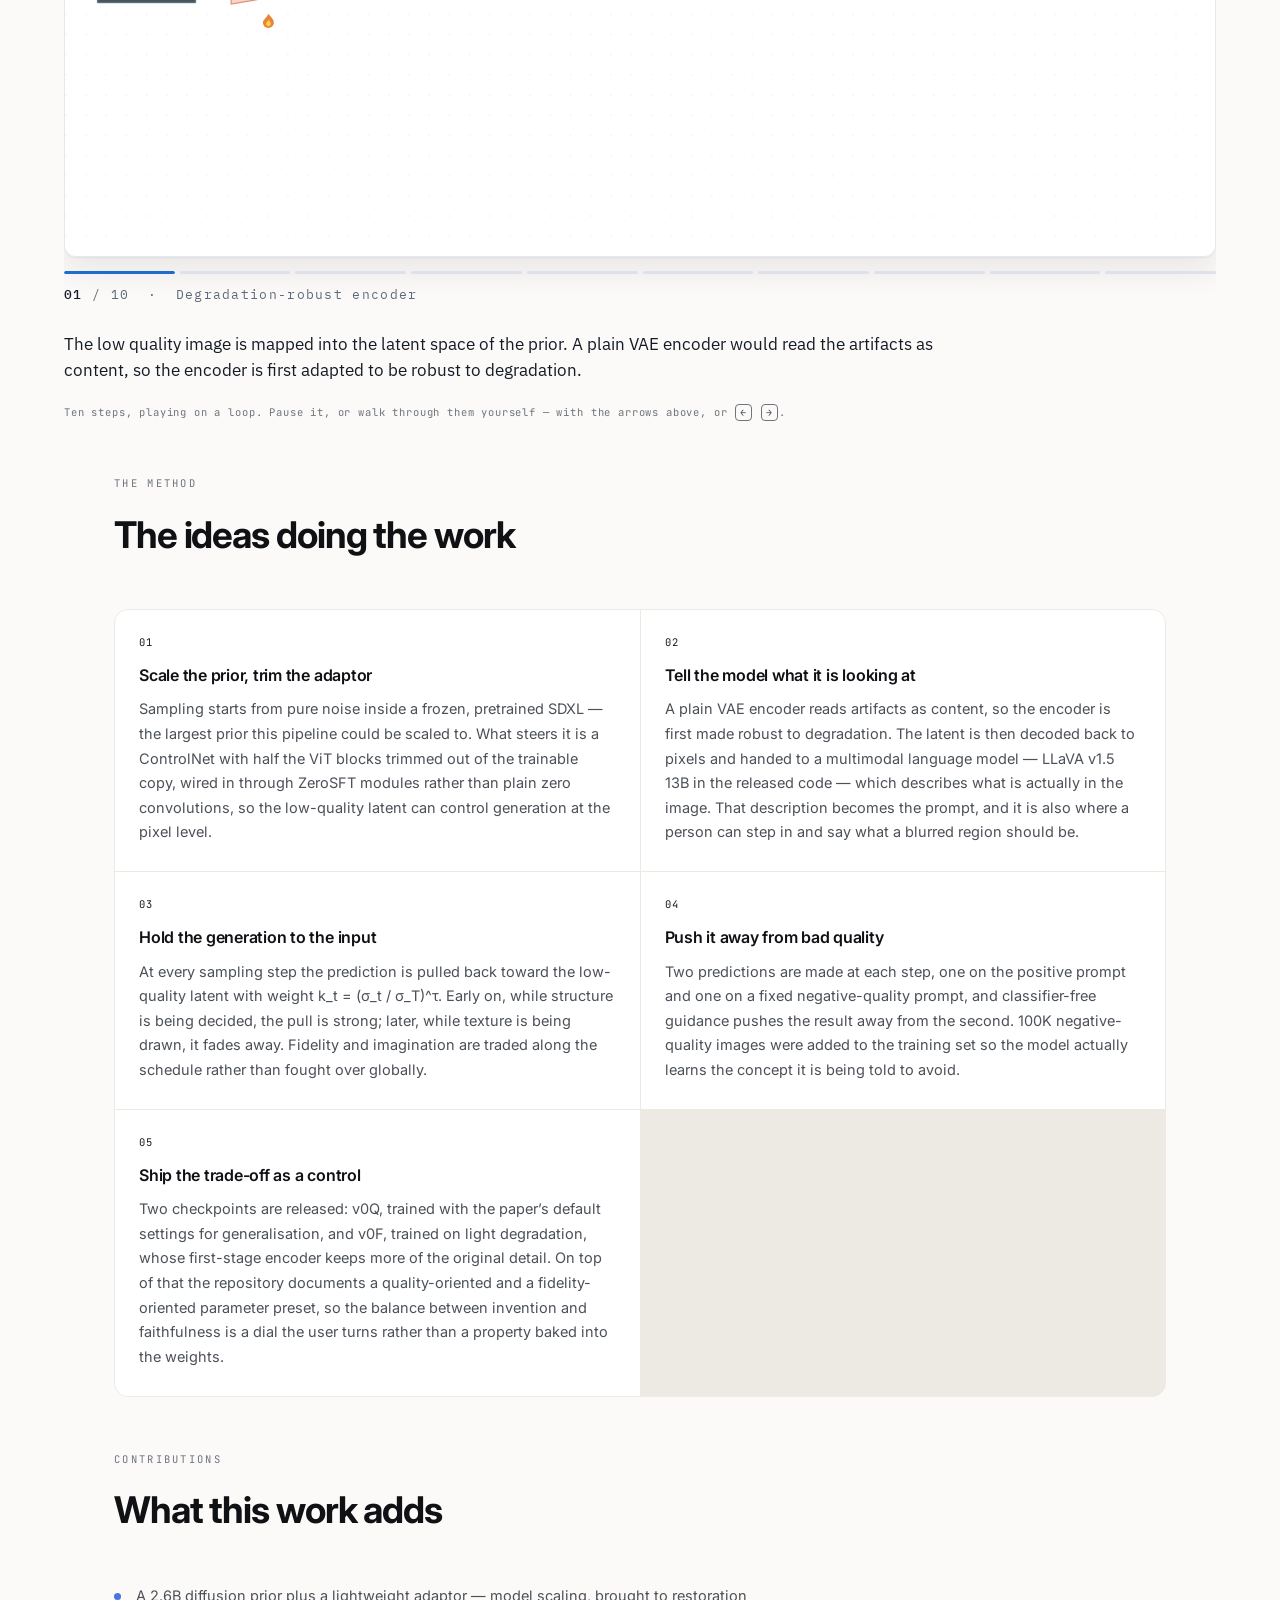
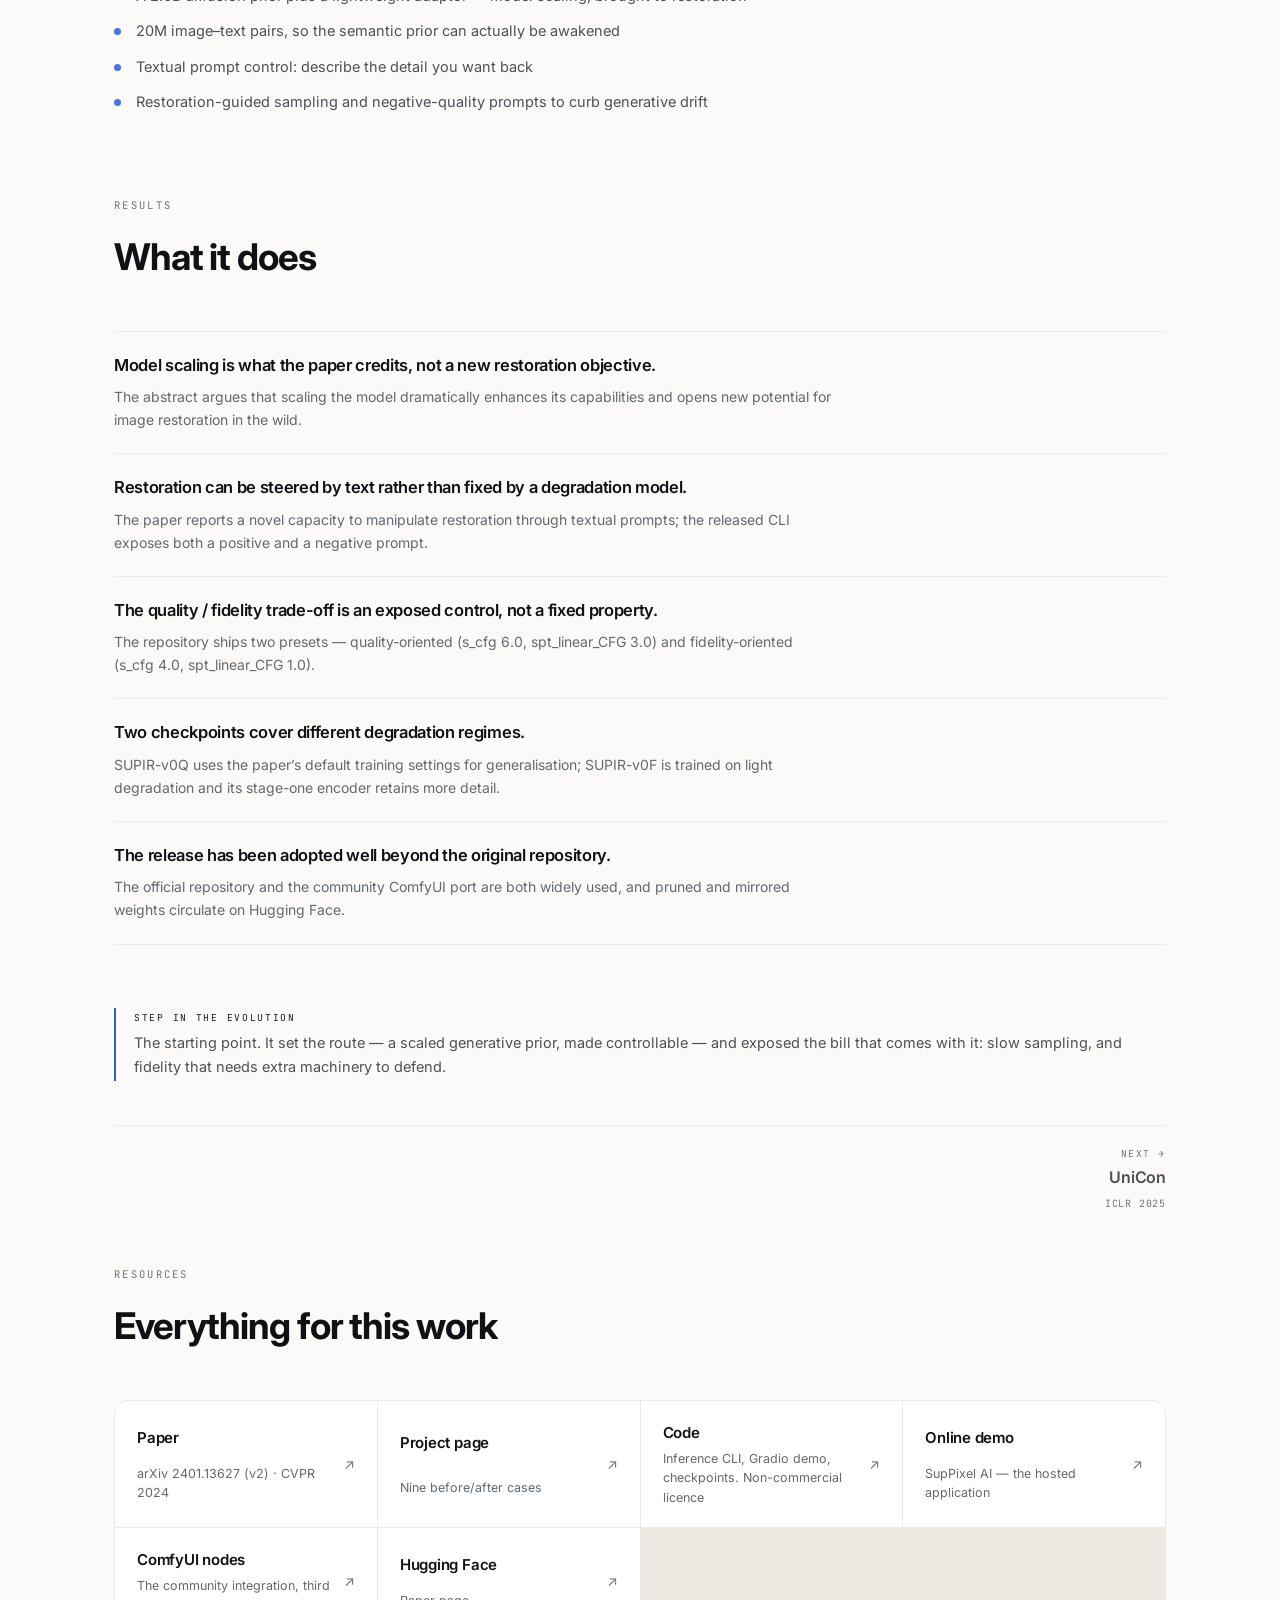
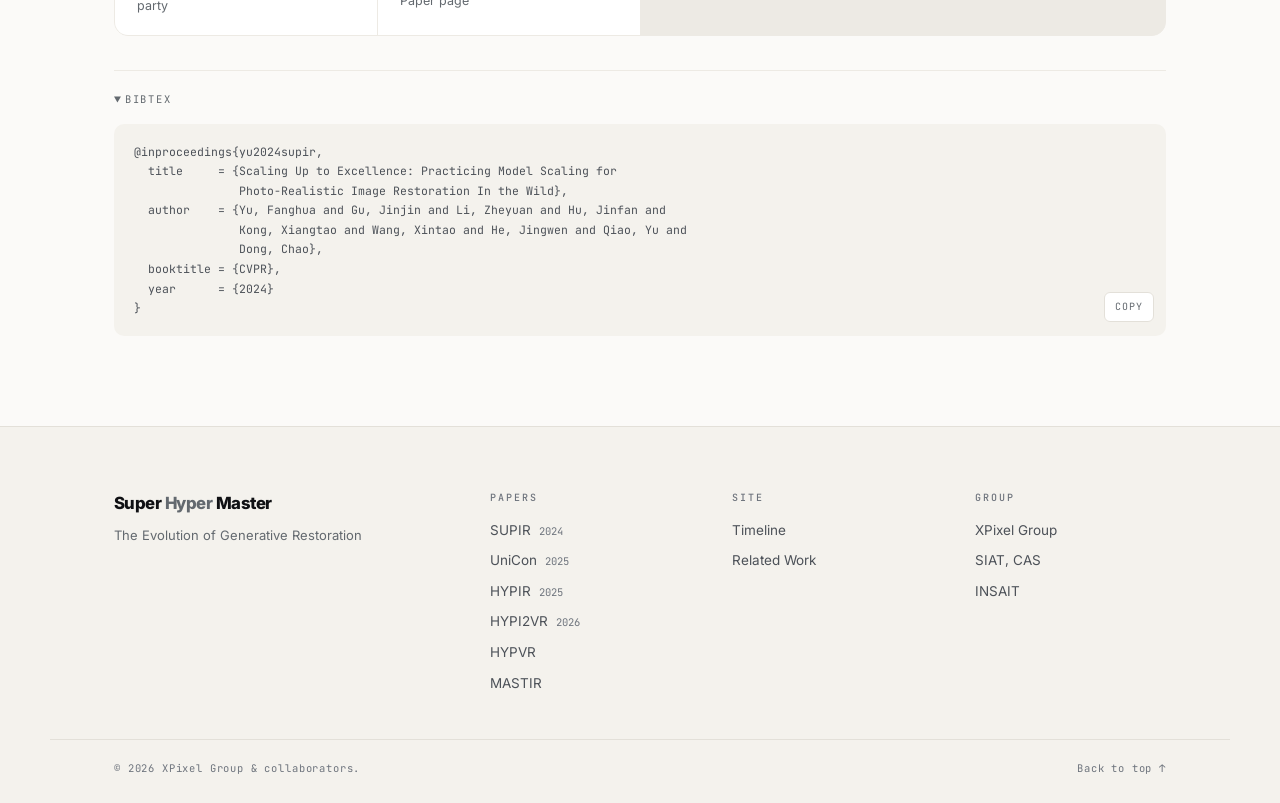
<file: papers/supir.html>
<!DOCTYPE html>
<html lang="en">
<head>
<meta charset="utf-8">
<meta name="viewport" content="width=device-width, initial-scale=1">
<title>SUPIR — Super Hyper Master</title>
<meta name="description" content="Scaling Up to Excellence (CVPR 2024) — Scale the generative prior to 2.6B, and restoration finally works in the wild.">
<meta property="og:title" content="SUPIR · CVPR 2024">
<meta property="og:description" content="Scaling Up to Excellence (CVPR 2024) — Scale the generative prior to 2.6B, and restoration finally works in the wild.">
<meta property="og:type" content="article">
<link rel="preconnect" href="https://fonts.googleapis.com">
<link rel="preconnect" href="https://fonts.gstatic.com" crossorigin>
<link href="https://fonts.googleapis.com/css2?family=Inter:wght@300..900&family=JetBrains+Mono:wght@400;500&display=swap" rel="stylesheet">
<link rel="stylesheet" href="../assets/css/style.css">
<script>window.SHM_BASE = '../';</script>
</head>
<body class="page-paper" id="top" data-paper="supir" data-era="none">

<div class="glow" aria-hidden="true"></div>

<nav class="paperbar" aria-label="The series">
  <div class="wrap pb-in">
    <a class="pb-home" href="../index.html"><span aria-hidden="true">←</span> Super <i>Hyper</i> Master</a>
    <div class="pb-dots" id="pbDots"></div>
  </div>
</nav>

<main id="paperRoot"></main>

<footer class="footer" id="siteFooter"></footer>

<noscript>
  <p style="padding:2rem;text-align:center">This page needs JavaScript to render.</p>
</noscript>

<script src="../assets/js/papers.js"></script>
<script src="../assets/js/site.js"></script>
<script src="../assets/js/covers.js"></script>
<script src="../assets/js/paper.js"></script>
</body>
</html>
</file>
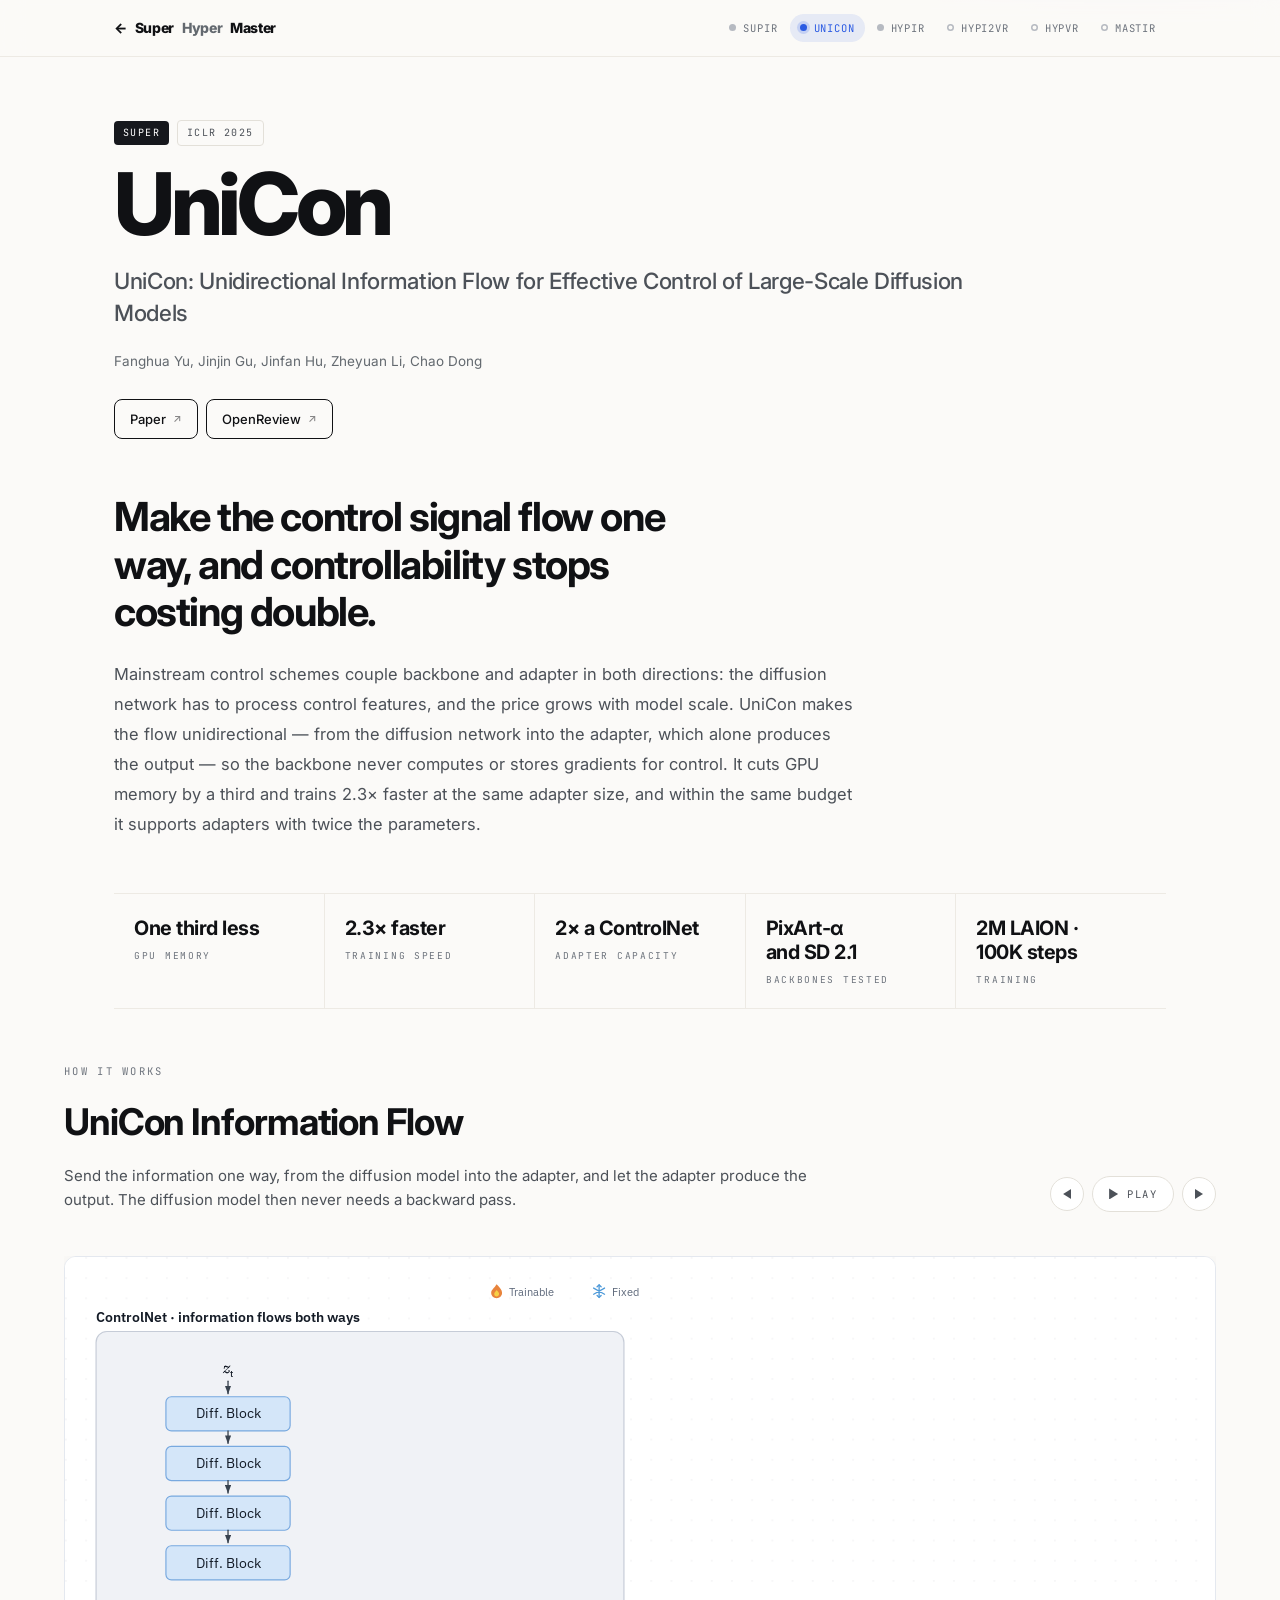
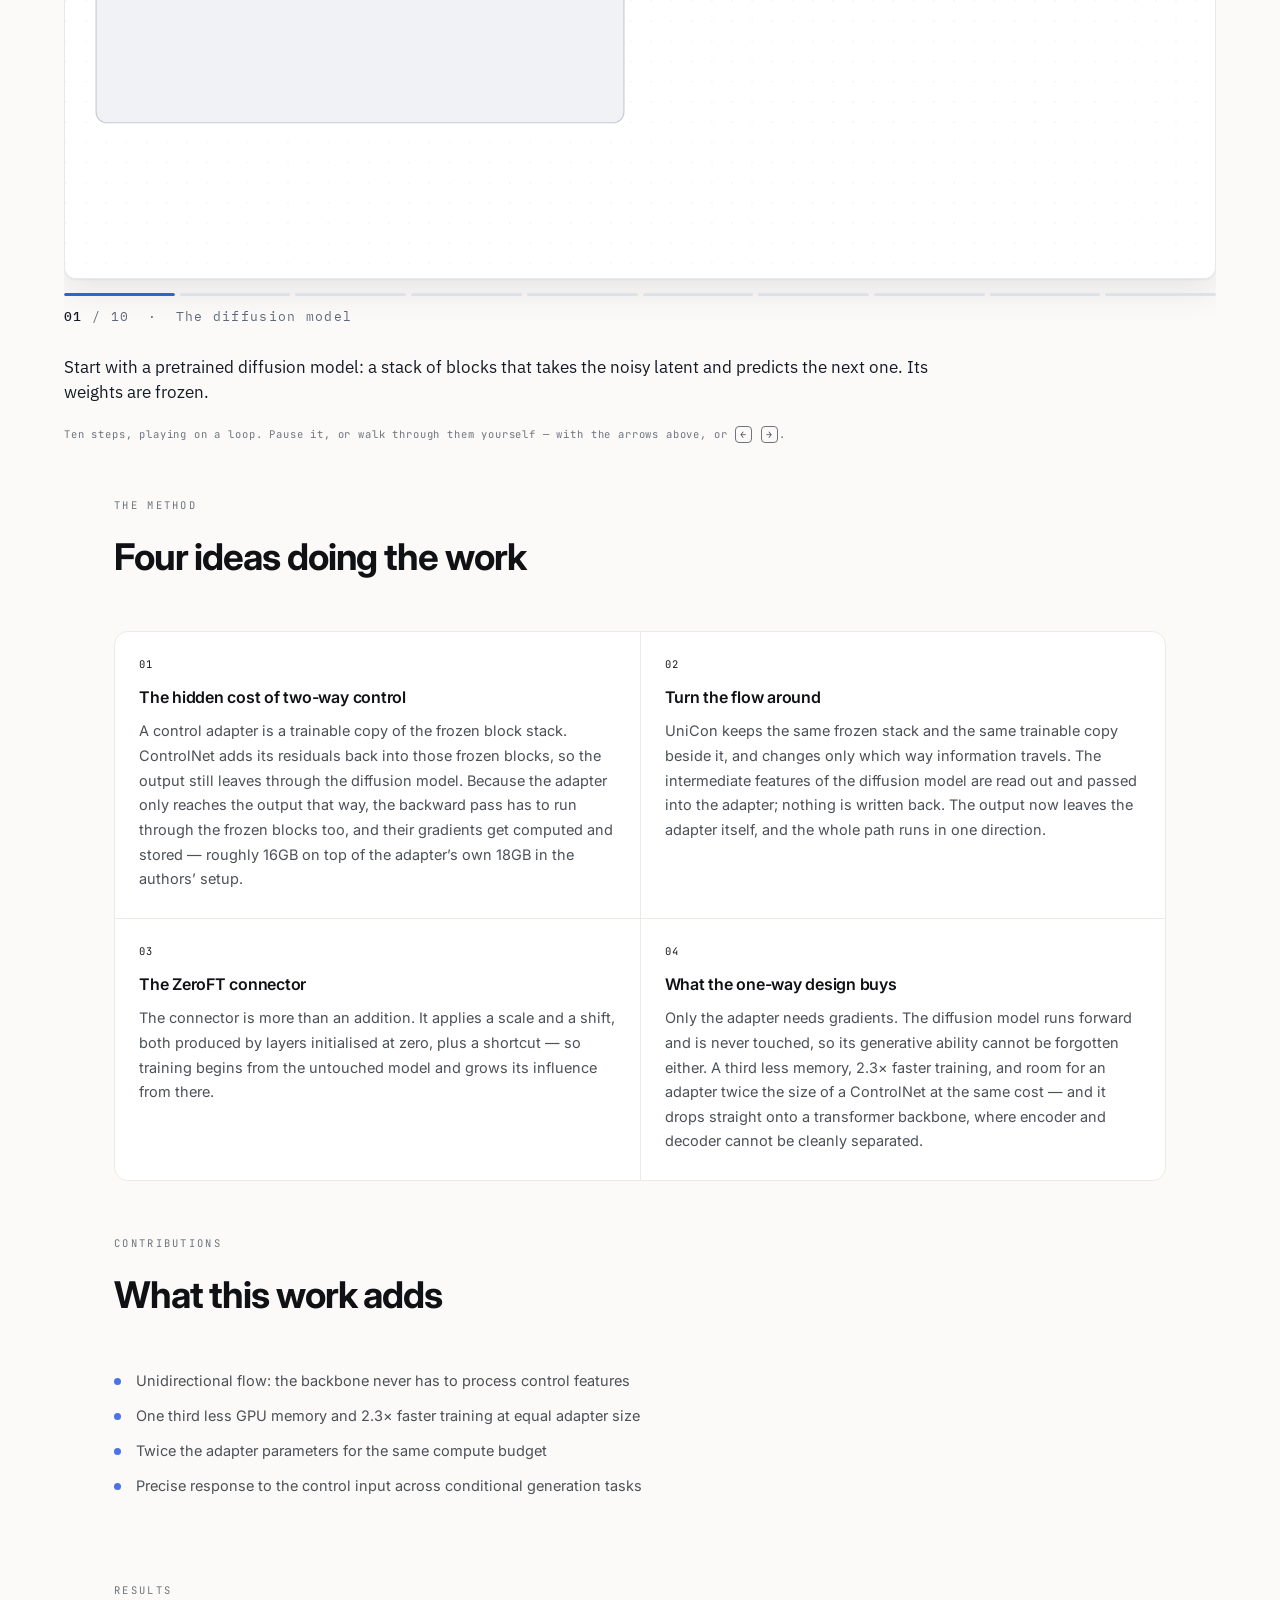
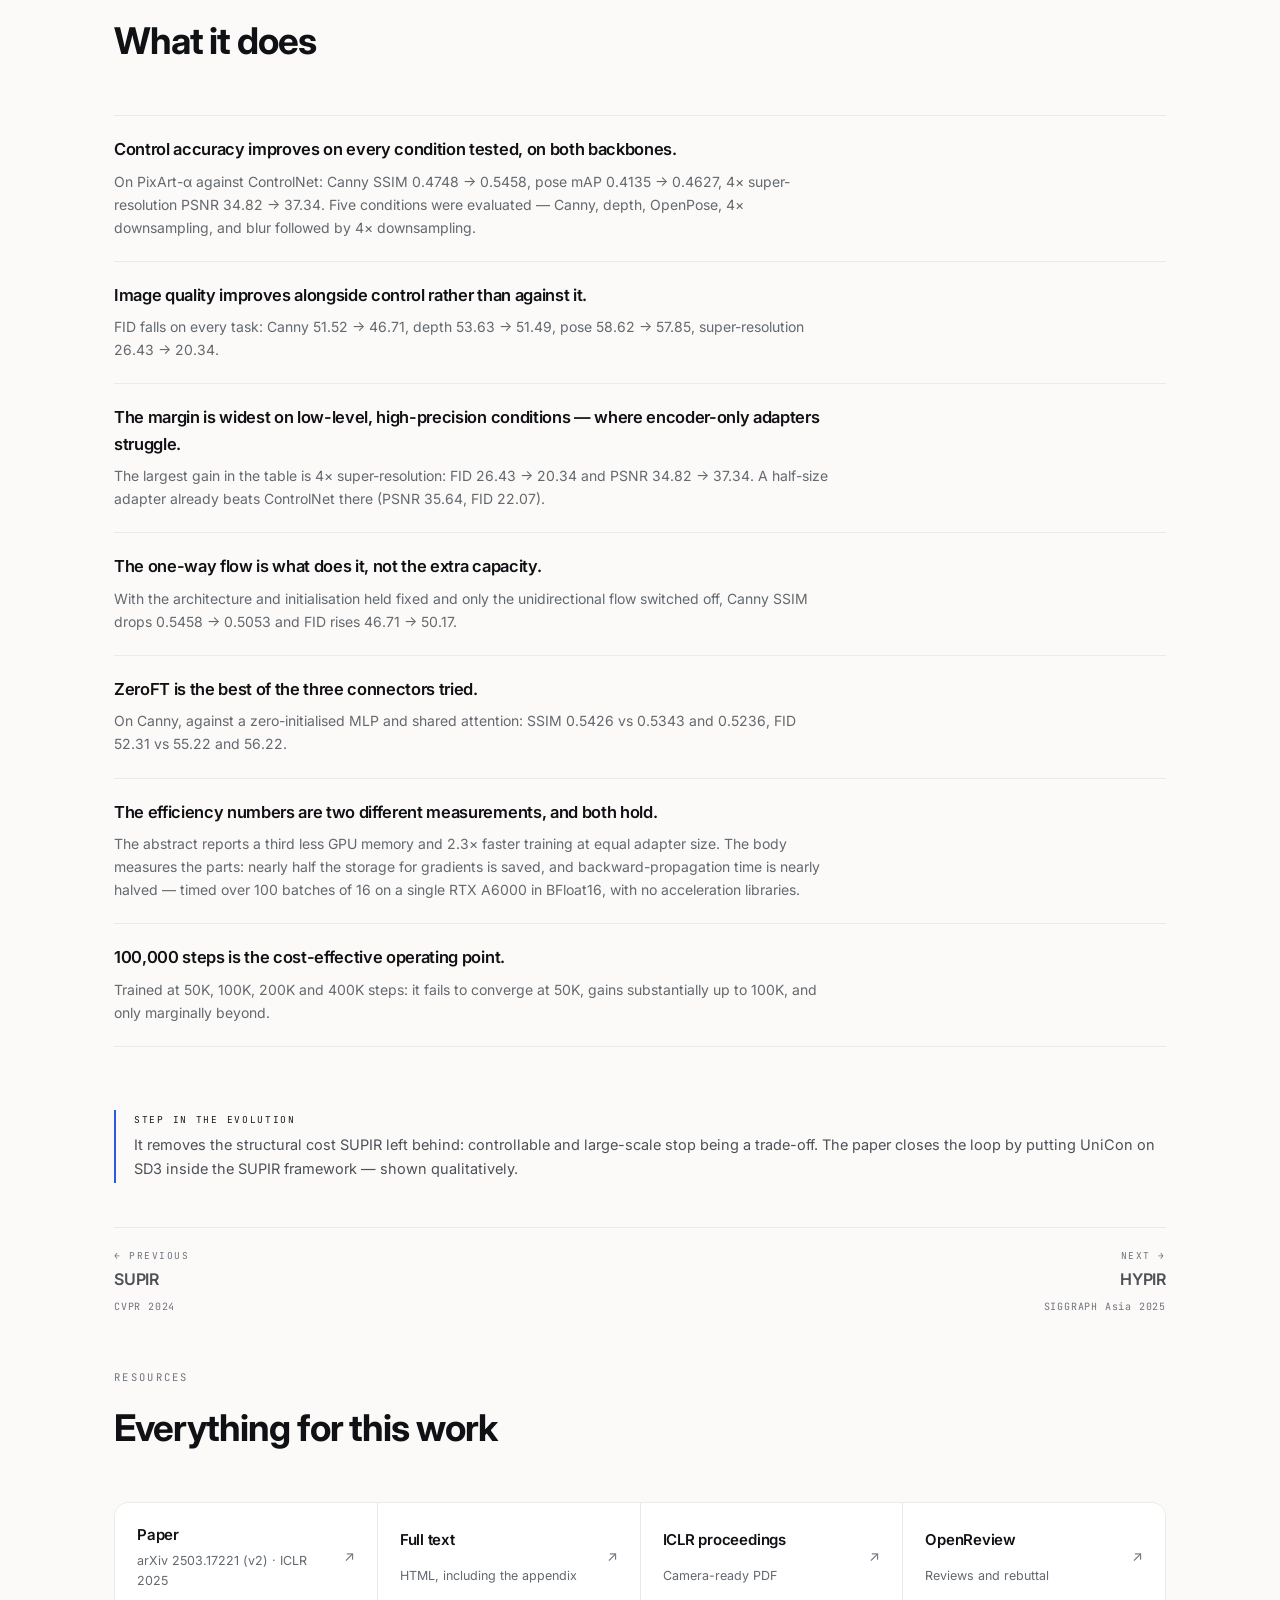
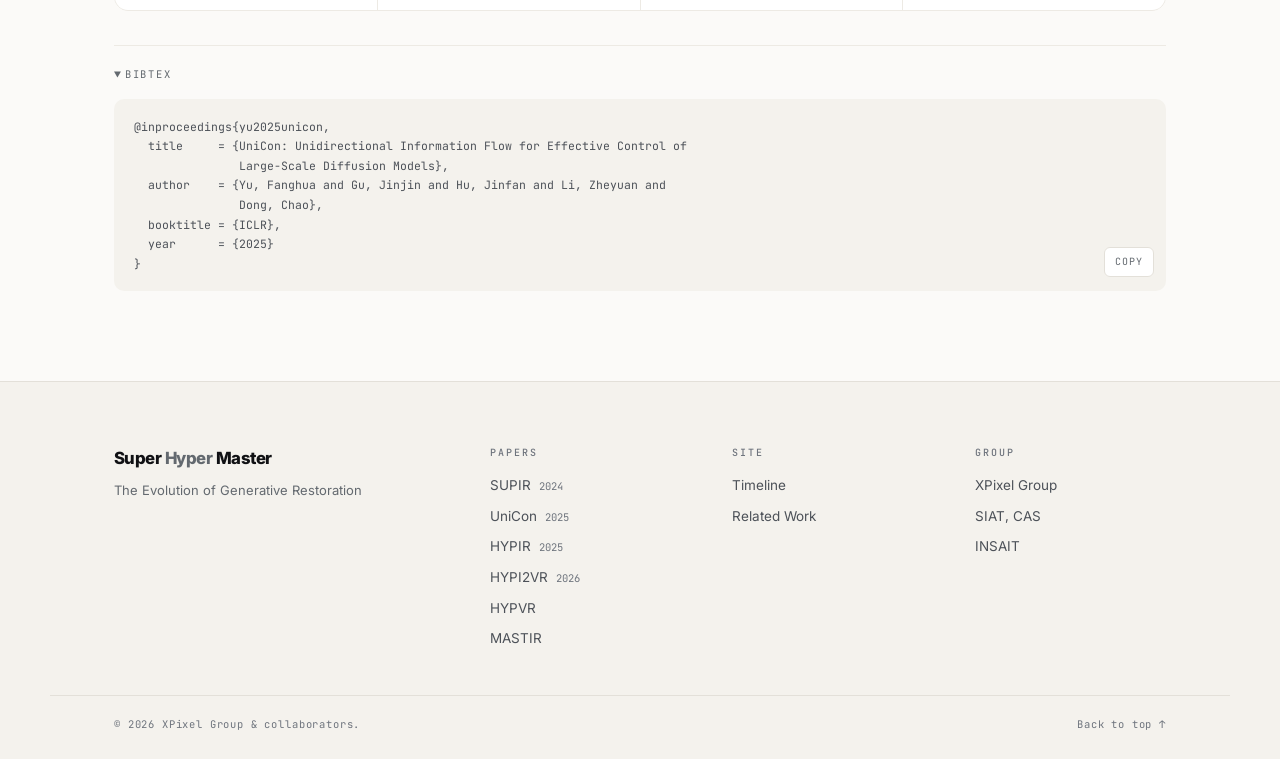
<file: papers/unicon.html>
<!DOCTYPE html>
<html lang="en">
<head>
<meta charset="utf-8">
<meta name="viewport" content="width=device-width, initial-scale=1">
<title>UniCon — Super Hyper Master</title>
<meta name="description" content="UniCon (ICLR 2025) — Make the control signal flow one way, and controllability stops costing double.">
<meta property="og:title" content="UniCon · ICLR 2025">
<meta property="og:description" content="UniCon (ICLR 2025) — Make the control signal flow one way, and controllability stops costing double.">
<meta property="og:type" content="article">
<link rel="preconnect" href="https://fonts.googleapis.com">
<link rel="preconnect" href="https://fonts.gstatic.com" crossorigin>
<link href="https://fonts.googleapis.com/css2?family=Inter:wght@300..900&family=JetBrains+Mono:wght@400;500&display=swap" rel="stylesheet">
<link rel="stylesheet" href="../assets/css/style.css">
<script>window.SHM_BASE = '../';</script>
</head>
<body class="page-paper" id="top" data-paper="unicon" data-era="none">

<div class="glow" aria-hidden="true"></div>

<nav class="paperbar" aria-label="The series">
  <div class="wrap pb-in">
    <a class="pb-home" href="../index.html"><span aria-hidden="true">←</span> Super <i>Hyper</i> Master</a>
    <div class="pb-dots" id="pbDots"></div>
  </div>
</nav>

<main id="paperRoot"></main>

<footer class="footer" id="siteFooter"></footer>

<noscript>
  <p style="padding:2rem;text-align:center">This page needs JavaScript to render.</p>
</noscript>

<script src="../assets/js/papers.js"></script>
<script src="../assets/js/site.js"></script>
<script src="../assets/js/covers.js"></script>
<script src="../assets/js/paper.js"></script>
</body>
</html>
</file>
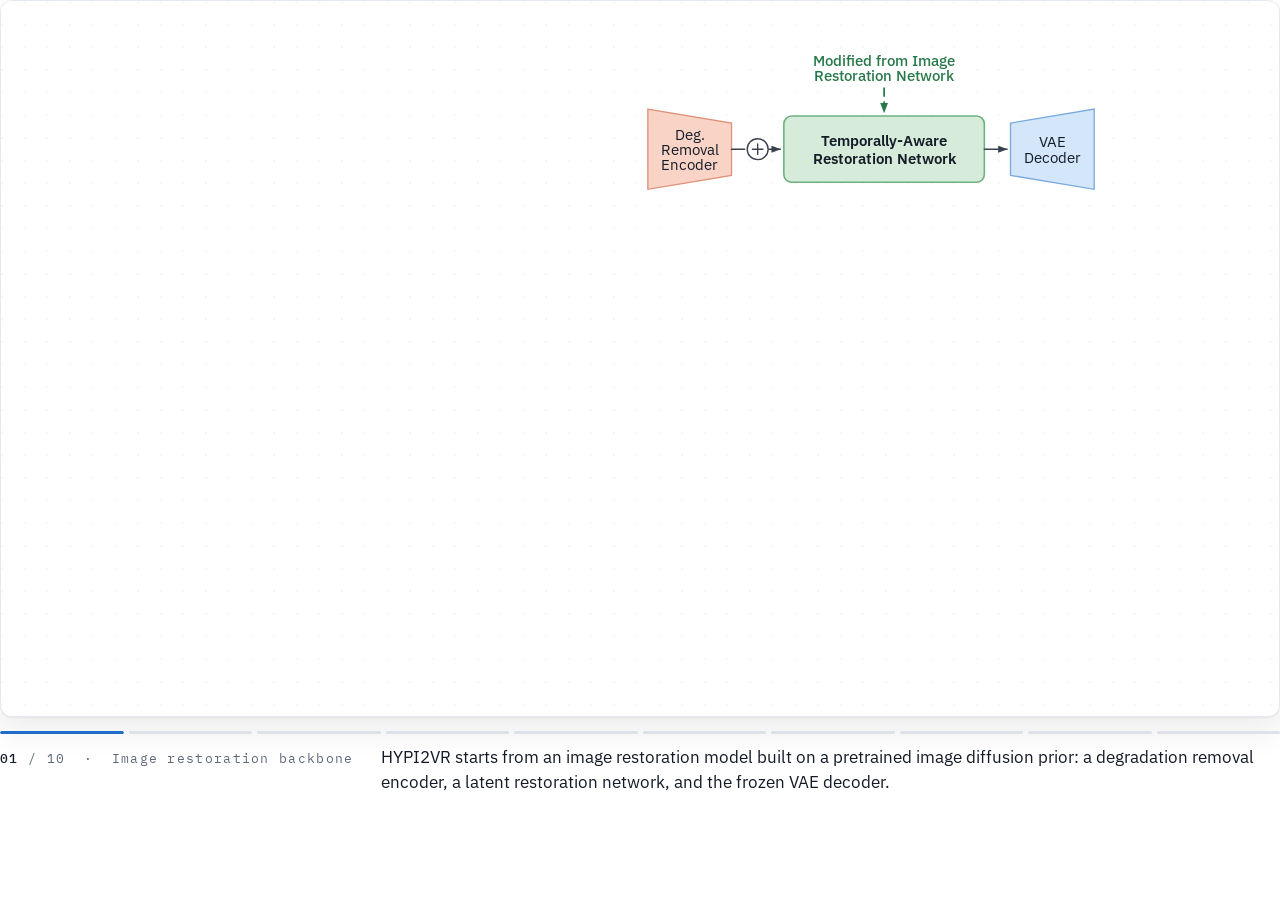
<file: assets/anim/hypi2vr.html>
<!doctype html>
<html lang="en" data-theme="light">
<head>
<meta charset="utf-8">
<meta name="viewport" content="width=device-width, initial-scale=1, viewport-fit=cover">
<style>:root{color-scheme:light dark}body{margin:0}img{max-width:100%}[hidden]{display:none!important}</style>
<title>HYPI2VR Restoration Pipeline</title>
<link rel="preconnect" href="https://fonts.gstatic.com" crossorigin>
<link rel="stylesheet" href="https://fonts.googleapis.com/css2?family=IBM+Plex+Mono:wght@400;500&family=IBM+Plex+Sans:wght@400;500;600&family=Source+Serif+4:ital,opsz,wght@1,8..60,400;1,8..60,600&display=swap">
<style>
:root{
  --sans:"IBM Plex Sans",-apple-system,BlinkMacSystemFont,"Segoe UI",Helvetica,Arial,sans-serif;
  --mono:"IBM Plex Mono",ui-monospace,SFMono-Regular,Menlo,monospace;
  --serif:"Source Serif 4",Georgia,"Times New Roman",serif;

  --bg:#F1F3F7;
  --plate:#FFFFFF;
  --ink:#141B26;
  --muted:#5D687A;
  --hair:#DCE1EA;
  --plate-hair:#E4E8EF;
  --grid:rgba(20,27,38,.055);
  --shadow:0 1px 2px rgba(20,27,38,.05),0 12px 34px rgba(20,27,38,.09);

  --accent:#1E6DCC;
  --pink:#BE2F88;
  --green:#28794A;
  --wire:#39434F;

  --chip-ink:#141C28;
  --c-blue-f:#D4E6F9;    --c-blue-s:#78A9DF;
  --c-green-f:#D6EBDA;   --c-green-s:#6DB27E;
  --c-pink-f:#F8D9E8;    --c-pink-s:#DD9BC2;
  --c-tan-f:#FBE4CE;     --c-tan-s:#E4AD78;
  --c-salmon-f:#F8D3C6;  --c-salmon-s:#DE9078;
  --c-magenta-f:#F9D6EF; --c-magenta-s:#D98BC9;
  --box-f:#F0F2F6;       --box-s:#C6CCD7;
}
@media (prefers-color-scheme:dark){
  :root:not([data-theme="light"]){
    --bg:#0B0E13; --plate:#141A23; --ink:#E3E9F1; --muted:#94A0B2;
    --hair:#232B37; --plate-hair:#232B37; --grid:rgba(255,255,255,.05);
    --shadow:0 1px 2px rgba(0,0,0,.5),0 16px 40px rgba(0,0,0,.45);
    --accent:#6FADF4; --pink:#F27FC6; --green:#66C98C; --wire:#98A5B7;
    --box-f:rgba(255,255,255,.045); --box-s:#39424F;
  }
}
:root[data-theme="dark"]{
  --bg:#0B0E13; --plate:#141A23; --ink:#E3E9F1; --muted:#94A0B2;
  --hair:#232B37; --plate-hair:#232B37; --grid:rgba(255,255,255,.05);
  --shadow:0 1px 2px rgba(0,0,0,.5),0 16px 40px rgba(0,0,0,.45);
  --accent:#6FADF4; --pink:#F27FC6; --green:#66C98C; --wire:#98A5B7;
  --box-f:rgba(255,255,255,.045); --box-s:#39424F;
}

*{box-sizing:border-box}
body{margin:0;background:var(--bg);color:var(--ink);font-family:var(--sans);font-size:14px;line-height:1.5;-webkit-font-smoothing:antialiased}
.wrap{max-width:1720px;margin:0 auto;padding-inline:16px;padding-block:clamp(18px,3vw,34px);display:flex;flex-direction:column;gap:clamp(14px,2vw,20px)}

.head{display:flex;align-items:flex-end;justify-content:space-between;gap:20px;flex-wrap:wrap}
.head .who{display:flex;flex-direction:column;gap:5px;min-width:0}
.eyebrow{font-family:var(--mono);font-size:11px;letter-spacing:.14em;text-transform:uppercase;color:var(--muted)}
h1{margin:0;font-size:clamp(20px,2.6vw,27px);font-weight:600;letter-spacing:-.015em;text-wrap:balance}
.sub{margin:0;color:var(--muted);max-width:66ch;font-size:14px}
.btn{flex:none;display:inline-flex;align-items:center;gap:8px;font-family:var(--mono);font-size:12px;letter-spacing:.06em;text-transform:uppercase;color:var(--ink);background:var(--plate);border:1px solid var(--hair);border-radius:999px;padding:9px 15px;cursor:pointer;transition:border-color .2s,color .2s}
.btn:hover{border-color:var(--accent);color:var(--accent)}
.btn:focus-visible{outline:2px solid var(--accent);outline-offset:2px}
.btn svg{width:11px;height:11px;fill:currentColor}

.plate{background:var(--plate);border:1px solid var(--plate-hair);border-radius:14px;box-shadow:var(--shadow);overflow:hidden}
.stage{overflow-x:auto;overflow-y:hidden}
.stage svg{display:block;width:100%;min-width:1180px;height:auto}

.rail{display:flex;flex-direction:column;gap:11px}
.ticks{display:flex;gap:5px}
.tick{flex:1;height:3px;border-radius:2px;background:var(--hair);overflow:hidden}
.tick i{display:block;height:100%;width:0;background:var(--accent);border-radius:2px}
.tick.done i{width:100%}
.tick.live i{width:100%;transition:width linear var(--dur,3s)}
.cap{display:flex;gap:clamp(12px,3vw,28px);align-items:baseline;flex-wrap:wrap;min-height:46px}
.cap .idx{font-family:var(--mono);font-size:13px;letter-spacing:.1em;color:var(--muted);white-space:nowrap;flex:none;font-variant-numeric:tabular-nums}
.cap .idx b{color:var(--ink);font-weight:500}
.cap .say{margin:0;font-size:clamp(15px,1.6vw,17px);max-width:88ch;color:var(--ink)}
.cap .say em{font-family:var(--serif);font-style:italic}

svg text{font-family:var(--sans);font-size:17.4px}
.t{fill:var(--chip-ink)}
.lbl{fill:var(--ink);font-weight:500}
.mini{fill:var(--muted);font-size:14.5px}
.mv{font-family:var(--serif);font-style:italic}
.mvb{font-family:var(--serif);font-style:italic;font-weight:600}
.mv:not([font-size]),.mvb:not([font-size]){font-size:1.13em}

.rv{opacity:0;transition:opacity .34s ease}
.rv.pop{transform-box:fill-box;transform-origin:center;transform:scale(.94);transition:opacity .34s ease,transform .34s cubic-bezier(.2,.8,.25,1)}
.rv.on{opacity:1;transform:none}
.wire{fill:none;stroke:var(--wire);stroke-width:1.7;stroke-linecap:round;stroke-linejoin:round;transition:stroke-dashoffset .38s cubic-bezier(.3,.7,.3,1)}
.wire.thin{stroke-width:1.4;opacity:.7}
.gdash{fill:none;stroke:var(--green);stroke-width:2;stroke-dasharray:9 7;stroke-linecap:round;stroke-linejoin:round}
.bdash{fill:none;stroke:var(--accent);stroke-width:2.1;stroke-dasharray:11 8;stroke-linecap:round;stroke-linejoin:round}
.pdash{fill:none;stroke:var(--pink);stroke-width:2.1;stroke-dasharray:11 8;stroke-linecap:round;stroke-linejoin:round}
.on .gdash,.on .bdash,.on .pdash{animation:march 1.05s linear infinite}
@keyframes march{to{stroke-dashoffset:-19}}
.frame{stroke-width:1.5}
.chip{fill:var(--plate)}

.resetting *{transition-delay:0s!important;transition-duration:.24s!important}
@media (prefers-reduced-motion:reduce){
  .rv{transition:none}
  .on .gdash,.on .bdash,.on .pdash{animation:none}
  .flow{display:none}
  .tick.live i{transition:none}
}
@media (max-width:640px){.cap{min-height:64px}}
</style>


<style id="shm-embed">
/* ---- embedded in the Super Hyper Master paper pages ---- */
html,body{background:transparent}
/* the host page supplies the heading and the play control */
.head{display:none}
/* narrow screens: fit the whole figure instead of forcing a sideways scroll */
@media (max-width:1000px){
  .stage svg{min-width:0}
  .cap{min-height:0}
  .cap .say{font-size:14px}
}
.wrap{max-width:none;padding-inline:0;padding-block:0;gap:14px}
.plate{border-radius:12px}
.head{align-items:flex-start}
@media (max-width:700px){ .head .btn{align-self:flex-start} }
</style>
</head>
<body>
<div class="wrap">
  <header class="head">
    <div class="who">
      <span class="eyebrow">Sequence to sequence restoration</span>
      <h1>HYPI2VR Restoration Pipeline</h1>
      <p class="sub">Carrying an image diffusion prior into video: how the injected noise is rebalanced in frequency, warped along motion, and tied across frames.</p>
    </div>
    <button class="btn" id="toggle" aria-label="Pause the animation">
      <svg viewBox="0 0 10 12" aria-hidden="true"><rect x="0" y="0" width="3.2" height="12" rx="1"/><rect x="6.8" y="0" width="3.2" height="12" rx="1"/></svg>
      <span id="toggleLabel">Pause</span>
    </button>
  </header>

  <div class="plate">
    <div class="stage">
<svg id="fig" viewBox="0 0 1466 820" role="img" aria-label="HYPI2VR video restoration pipeline: each low quality frame is encoded by a degradation removal encoder and restored by a temporally aware network built from an image diffusion prior, with rebalanced noise warped along optical flow from frame to frame and temporal attention linking the frames.">
<defs>
  <linearGradient id="gSky" x1="0" y1="0" x2="0" y2="1"><stop offset="0" stop-color="#B7D6EC"/><stop offset="1" stop-color="#EADDC6"/></linearGradient>
  <linearGradient id="gSea" x1="0" y1="0" x2="0" y2="1"><stop offset="0" stop-color="#53829A"/><stop offset="1" stop-color="#2C5164"/></linearGradient>
  <linearGradient id="flBase" x1="0" y1="0" x2="1" y2="1"><stop offset="0" stop-color="#2F6FD0"/><stop offset="1" stop-color="#7B3FB5"/></linearGradient>
  <radialGradient id="fl1"><stop offset="0" stop-color="#3FD3A4" stop-opacity=".95"/><stop offset="1" stop-color="#3FD3A4" stop-opacity="0"/></radialGradient>
  <radialGradient id="fl2"><stop offset="0" stop-color="#E4479C" stop-opacity=".92"/><stop offset="1" stop-color="#E4479C" stop-opacity="0"/></radialGradient>
  <pattern id="dots" width="26" height="26" patternUnits="userSpaceOnUse"><circle cx="1.2" cy="1.2" r="1.1" fill="var(--grid)"/></pattern>
  <filter id="fLQ" x="-6%" y="-6%" width="112%" height="112%"><feGaussianBlur stdDeviation="2"/><feColorMatrix type="saturate" values="0.6"/></filter>
  <clipPath id="bboxClip" clipPathUnits="objectBoundingBox"><rect x="0" y="0" width="1" height="1"/></clipPath>
  <filter id="fNoise" x="0" y="0" width="100%" height="100%">
    <feTurbulence type="fractalNoise" baseFrequency="0.62" numOctaves="4" seed="9"/>
    <feComponentTransfer><feFuncA type="linear" slope="0" intercept="1"/></feComponentTransfer>
    <feColorMatrix type="saturate" values="0.14"/>
  </filter>

  <marker id="mW" markerWidth="11" markerHeight="8" refX="10.2" refY="4" orient="auto" markerUnits="userSpaceOnUse"><path d="M0,0 L11,4 L0,8 Z" fill="var(--wire)"/></marker>
  <marker id="mG" markerWidth="12" markerHeight="9" refX="11.2" refY="4.5" orient="auto-start-reverse" markerUnits="userSpaceOnUse"><path d="M0,0 L12,4.5 L0,9 Z" fill="var(--green)"/></marker>
  <marker id="mB" markerWidth="12" markerHeight="9" refX="11.2" refY="4.5" orient="auto-start-reverse" markerUnits="userSpaceOnUse"><path d="M0,0 L12,4.5 L0,9 Z" fill="var(--accent)"/></marker>
  <marker id="mP" markerWidth="12" markerHeight="9" refX="11.2" refY="4.5" orient="auto-start-reverse" markerUnits="userSpaceOnUse"><path d="M0,0 L12,4.5 L0,9 Z" fill="var(--pink)"/></marker>

  <g id="scene">
    <rect width="130" height="92" fill="url(#gSky)"/>
    <circle cx="105" cy="19" r="8" fill="#FFE1A6" opacity=".9"/>
    <rect y="50" width="130" height="42" fill="url(#gSea)"/>
    <path d="M0,50 L32,19 L64,50 Z" fill="#82968B"/>
    <path d="M92,50 L114,31 L130,45 L130,50 Z" fill="#8FA298"/>
    <path d="M0,64 L26,33 L56,64 Z" fill="#5C7166"/>
    <rect x="12" y="49" width="6" height="8" fill="#EBCDA8"/>
    <rect x="21" y="44" width="5" height="7" fill="#DBB791"/>
    <rect x="29" y="51" width="7" height="9" fill="#F2DBC0"/>
    <rect x="38" y="47" width="5" height="7" fill="#E3C3A0"/>
    <rect x="45" y="55" width="6" height="8" fill="#EBCDA8"/>
    <rect y="49" width="130" height="1.6" fill="#fff" opacity=".28"/>
    <rect x="94" y="62" width="22" height="2" fill="#fff" opacity=".22"/>
    <rect x="84" y="72" width="30" height="2" fill="#fff" opacity=".16"/>
  </g>
  <g id="noiseP"><rect width="86" height="54" fill="#6E7884"/><rect width="86" height="54" filter="url(#fNoise)"/></g>
  <g id="noiseS"><rect width="76" height="54" fill="#6E7884"/><rect width="76" height="54" filter="url(#fNoise)"/></g>
  <g id="flowP">
    <rect width="76" height="54" fill="url(#flBase)"/>
    <ellipse cx="22" cy="18" rx="32" ry="24" fill="url(#fl1)"/>
    <ellipse cx="58" cy="40" rx="28" ry="22" fill="url(#fl2)"/>
    <ellipse cx="62" cy="12" rx="20" ry="14" fill="url(#fl1)" opacity=".6"/>
  </g>
</defs>

<rect width="1466" height="820" fill="var(--plate)"/>
<rect width="1466" height="820" fill="url(#dots)"/>
<g class="rv pop" data-s="1" data-d="0"><path d="M742,124 L838,140 L838,200 L742,216 Z" fill="var(--c-salmon-f)" stroke="var(--c-salmon-s)" class="frame"/><text class="t" x="790" y="159.3" text-anchor="middle" font-size="13.5">Deg.</text><text class="t" x="790" y="176.3" text-anchor="middle" font-size="13.5">Removal</text><text class="t" x="790" y="193.3" text-anchor="middle" font-size="13.5">Encoder</text></g>
<g class="rv" data-s="1" data-d="1"><circle cx="868" cy="170" r="12" fill="var(--plate)" stroke="var(--wire)" stroke-width="1.6"/><path d="M862,170 H874 M868,164 V176" stroke="var(--wire)" stroke-width="1.6" stroke-linecap="round"/></g>
<g class="rv pop" data-s="1" data-d="2"><rect x="898" y="132" width="230" height="76" rx="9" fill="var(--c-green-f)" stroke="var(--c-green-s)" stroke-width="1.8"/><text class="t" x="1013" y="165.8" text-anchor="middle" font-size="16" font-weight="600">Temporally-Aware</text><text class="t" x="1013" y="186.8" text-anchor="middle" font-size="16" font-weight="600">Restoration Network</text></g>
<g class="rv pop" data-s="1" data-d="3"><path d="M1158,140 L1254,124 L1254,216 L1158,200 Z" fill="var(--c-blue-f)" stroke="var(--c-blue-s)" class="frame"/><text class="t" x="1206" y="167.3" text-anchor="middle" font-size="13.5">VAE</text><text class="t" x="1206" y="185.3" text-anchor="middle" font-size="13.5">Decoder</text></g>
<g class="rv" data-s="1" data-d="1"><path class="wire" data-draw d="M838,170 H853"/></g>
<g class="rv" data-s="1" data-d="2"><path class="wire" data-draw d="M881,170 H894" marker-end="url(#mW)"/></g>
<g class="rv" data-s="1" data-d="3"><path class="wire" data-draw d="M1128,170 H1154" marker-end="url(#mW)"/></g>
<g class="rv" data-s="2" data-d="0"><text class="lbl" x="111" y="114" text-anchor="middle" font-size="15">Input Frame 1</text><g transform="translate(36,124)"><g clip-path="url(#bboxClip)" filter="url(#fLQ)"><use href="#scene"/></g><rect width="130" height="92" rx="2" fill="none" stroke="var(--plate)" stroke-width="2"/></g></g>
<g class="rv" data-s="2" data-d="1"><path class="wire" data-draw d="M170,170 H738" marker-end="url(#mW)"/></g>
<g class="rv" data-s="2" data-d="4"><text class="lbl" x="1355" y="114" text-anchor="middle" font-size="15">Restored Frame 1</text><g transform="translate(1290,124)"><use href="#scene"/><rect width="130" height="92" rx="2" fill="none" stroke="var(--plate)" stroke-width="2"/></g></g>
<g class="rv" data-s="2" data-d="4"><path class="wire" data-draw d="M1254,170 H1286" marker-end="url(#mW)"/></g>
<g class="rv" data-s="3" data-d="0"><text class="mini" x="657" y="54" text-anchor="middle">Noise Injection of Frame 1</text><g transform="translate(614,63)"><use href="#noiseP"/><rect width="86" height="54" rx="2" fill="none" stroke="var(--plate)" stroke-width="2"/></g></g>
<g class="rv" data-s="3" data-d="1"><path class="wire" data-draw d="M700,90 H868 V155" marker-end="url(#mW)"/></g>
<g class="rv pop" data-s="4" data-d="2"><rect x="454" y="63" width="142" height="54" rx="8" fill="var(--c-tan-f)" stroke="var(--c-tan-s)" class="frame"/><text class="t" x="525" y="87" text-anchor="middle" font-size="14.5">Noise Energy</text><text class="t" x="525" y="106" text-anchor="middle" font-size="14.5">Rebalancing</text></g>
<g class="rv" data-s="4" data-d="3"><path class="wire" data-draw d="M596,90 H610" marker-end="url(#mW)"/></g>
<g class="rv" data-s="4" data-d="0"><text class="mini" x="234" y="54" text-anchor="middle">Sampled Noise</text><g transform="translate(196,63)"><use href="#noiseS"/><rect width="76" height="54" rx="2" fill="none" stroke="var(--plate)" stroke-width="2"/></g></g>
<g class="rv" data-s="4" data-d="1"><path class="wire" data-draw d="M272,90 H450" marker-end="url(#mW)"/></g>
<g class="rv pop" data-s="5" data-d="0"><path d="M742,354 L838,370 L838,430 L742,446 Z" fill="var(--c-salmon-f)" stroke="var(--c-salmon-s)" class="frame"/><text class="t" x="790" y="389.3" text-anchor="middle" font-size="13.5">Deg.</text><text class="t" x="790" y="406.3" text-anchor="middle" font-size="13.5">Removal</text><text class="t" x="790" y="423.3" text-anchor="middle" font-size="13.5">Encoder</text></g>
<g class="rv" data-s="5" data-d="1"><circle cx="868" cy="400" r="12" fill="var(--plate)" stroke="var(--wire)" stroke-width="1.6"/><path d="M862,400 H874 M868,394 V406" stroke="var(--wire)" stroke-width="1.6" stroke-linecap="round"/></g>
<g class="rv pop" data-s="5" data-d="2"><rect x="898" y="362" width="230" height="76" rx="9" fill="var(--c-green-f)" stroke="var(--c-green-s)" stroke-width="1.8"/><text class="t" x="1013" y="395.8" text-anchor="middle" font-size="16" font-weight="600">Temporally-Aware</text><text class="t" x="1013" y="416.8" text-anchor="middle" font-size="16" font-weight="600">Restoration Network</text></g>
<g class="rv pop" data-s="5" data-d="3"><path d="M1158,370 L1254,354 L1254,446 L1158,430 Z" fill="var(--c-blue-f)" stroke="var(--c-blue-s)" class="frame"/><text class="t" x="1206" y="397.3" text-anchor="middle" font-size="13.5">VAE</text><text class="t" x="1206" y="415.3" text-anchor="middle" font-size="13.5">Decoder</text></g>
<g class="rv" data-s="5" data-d="1"><path class="wire" data-draw d="M838,400 H853"/></g>
<g class="rv" data-s="5" data-d="2"><path class="wire" data-draw d="M881,400 H894" marker-end="url(#mW)"/></g>
<g class="rv" data-s="5" data-d="3"><path class="wire" data-draw d="M1128,400 H1154" marker-end="url(#mW)"/></g>
<g class="rv" data-s="5" data-d="0"><text class="lbl" x="111" y="344" text-anchor="middle" font-size="15">Input Frame 2</text><g transform="translate(36,354)"><g clip-path="url(#bboxClip)" filter="url(#fLQ)"><use href="#scene"/></g><rect width="130" height="92" rx="2" fill="none" stroke="var(--plate)" stroke-width="2"/></g></g>
<g class="rv" data-s="5" data-d="1"><path class="wire" data-draw d="M170,400 H738" marker-end="url(#mW)"/></g>
<g class="rv" data-s="5" data-d="4"><text class="lbl" x="1355" y="344" text-anchor="middle" font-size="15">Restored Frame 2</text><g transform="translate(1290,354)"><use href="#scene"/><rect width="130" height="92" rx="2" fill="none" stroke="var(--plate)" stroke-width="2"/></g></g>
<g class="rv" data-s="5" data-d="4"><path class="wire" data-draw d="M1254,400 H1286" marker-end="url(#mW)"/></g>
<g class="rv" data-s="6" data-d="0"><text class="mini" x="657" y="284" text-anchor="middle">Noise Injection of Frame 2</text><g transform="translate(614,293)"><use href="#noiseP"/><rect width="86" height="54" rx="2" fill="none" stroke="var(--plate)" stroke-width="2"/></g></g>
<g class="rv" data-s="6" data-d="1"><path class="wire" data-draw d="M700,320 H868 V385" marker-end="url(#mW)"/></g>
<g class="rv pop" data-s="6" data-d="2"><rect x="454" y="293" width="142" height="54" rx="8" fill="var(--c-tan-f)" stroke="var(--c-tan-s)" class="frame"/><text class="t" x="525" y="317" text-anchor="middle" font-size="14.5">Noise Energy</text><text class="t" x="525" y="336" text-anchor="middle" font-size="14.5">Rebalancing</text></g>
<g class="rv" data-s="6" data-d="3"><path class="wire" data-draw d="M596,320 H610" marker-end="url(#mW)"/></g>
<g class="rv" data-s="6" data-d="0"><text class="mini" x="234" y="284" text-anchor="middle">Flow</text><g transform="translate(196,293)"><use href="#flowP"/><rect width="76" height="54" rx="2" fill="none" stroke="var(--plate)" stroke-width="2"/></g></g>
<g class="rv" data-s="6" data-d="0"><path class="wire thin" data-draw d="M170,370 H186 V320 H192" marker-end="url(#mW)"/></g>
<g class="rv pop" data-s="6" data-d="1"><rect x="296" y="293" width="134" height="54" rx="8" fill="var(--c-magenta-f)" stroke="var(--c-magenta-s)" class="frame"/><text class="t" x="363" y="317" text-anchor="middle" font-size="14.5">Noise Temporal</text><text class="t" x="363" y="336" text-anchor="middle" font-size="14.5">Alignment</text></g>
<g class="rv" data-s="6" data-d="1"><path class="wire" data-draw d="M272,320 H292" marker-end="url(#mW)"/></g>
<g class="rv" data-s="6" data-d="2"><path class="wire" data-draw d="M430,320 H450" marker-end="url(#mW)"/></g>
<g class="rv" data-s="6"><path id="pWarp2" class="pdash" d="M657,117 V246 H363 V289" marker-end="url(#mP)"/></g>
<g class="rv pop" data-s="7" data-d="0"><path d="M742,584 L838,600 L838,660 L742,676 Z" fill="var(--c-salmon-f)" stroke="var(--c-salmon-s)" class="frame"/><text class="t" x="790" y="619.3" text-anchor="middle" font-size="13.5">Deg.</text><text class="t" x="790" y="636.3" text-anchor="middle" font-size="13.5">Removal</text><text class="t" x="790" y="653.3" text-anchor="middle" font-size="13.5">Encoder</text></g>
<g class="rv" data-s="7" data-d="1"><circle cx="868" cy="630" r="12" fill="var(--plate)" stroke="var(--wire)" stroke-width="1.6"/><path d="M862,630 H874 M868,624 V636" stroke="var(--wire)" stroke-width="1.6" stroke-linecap="round"/></g>
<g class="rv pop" data-s="7" data-d="2"><rect x="898" y="592" width="230" height="76" rx="9" fill="var(--c-green-f)" stroke="var(--c-green-s)" stroke-width="1.8"/><text class="t" x="1013" y="625.8" text-anchor="middle" font-size="16" font-weight="600">Temporally-Aware</text><text class="t" x="1013" y="646.8" text-anchor="middle" font-size="16" font-weight="600">Restoration Network</text></g>
<g class="rv pop" data-s="7" data-d="3"><path d="M1158,600 L1254,584 L1254,676 L1158,660 Z" fill="var(--c-blue-f)" stroke="var(--c-blue-s)" class="frame"/><text class="t" x="1206" y="627.3" text-anchor="middle" font-size="13.5">VAE</text><text class="t" x="1206" y="645.3" text-anchor="middle" font-size="13.5">Decoder</text></g>
<g class="rv" data-s="7" data-d="1"><path class="wire" data-draw d="M838,630 H853"/></g>
<g class="rv" data-s="7" data-d="2"><path class="wire" data-draw d="M881,630 H894" marker-end="url(#mW)"/></g>
<g class="rv" data-s="7" data-d="3"><path class="wire" data-draw d="M1128,630 H1154" marker-end="url(#mW)"/></g>
<g class="rv" data-s="7" data-d="0"><text class="lbl" x="111" y="574" text-anchor="middle" font-size="15">Input Frame t</text><g transform="translate(36,584)"><g clip-path="url(#bboxClip)" filter="url(#fLQ)"><use href="#scene"/></g><rect width="130" height="92" rx="2" fill="none" stroke="var(--plate)" stroke-width="2"/></g></g>
<g class="rv" data-s="7" data-d="1"><path class="wire" data-draw d="M170,630 H738" marker-end="url(#mW)"/></g>
<g class="rv" data-s="7" data-d="4"><text class="lbl" x="1355" y="574" text-anchor="middle" font-size="15">Restored Frame t</text><g transform="translate(1290,584)"><use href="#scene"/><rect width="130" height="92" rx="2" fill="none" stroke="var(--plate)" stroke-width="2"/></g></g>
<g class="rv" data-s="7" data-d="4"><path class="wire" data-draw d="M1254,630 H1286" marker-end="url(#mW)"/></g>
<g class="rv" data-s="7" data-d="0"><text class="mini" x="657" y="514" text-anchor="middle">Noise Injection of Frame t</text><g transform="translate(614,523)"><use href="#noiseP"/><rect width="86" height="54" rx="2" fill="none" stroke="var(--plate)" stroke-width="2"/></g></g>
<g class="rv" data-s="7" data-d="1"><path class="wire" data-draw d="M700,550 H868 V615" marker-end="url(#mW)"/></g>
<g class="rv pop" data-s="7" data-d="2"><rect x="454" y="523" width="142" height="54" rx="8" fill="var(--c-tan-f)" stroke="var(--c-tan-s)" class="frame"/><text class="t" x="525" y="547" text-anchor="middle" font-size="14.5">Noise Energy</text><text class="t" x="525" y="566" text-anchor="middle" font-size="14.5">Rebalancing</text></g>
<g class="rv" data-s="7" data-d="3"><path class="wire" data-draw d="M596,550 H610" marker-end="url(#mW)"/></g>
<g class="rv" data-s="7" data-d="0"><text class="mini" x="234" y="514" text-anchor="middle">Flow</text><g transform="translate(196,523)"><use href="#flowP"/><rect width="76" height="54" rx="2" fill="none" stroke="var(--plate)" stroke-width="2"/></g></g>
<g class="rv" data-s="7" data-d="0"><path class="wire thin" data-draw d="M170,600 H186 V550 H192" marker-end="url(#mW)"/></g>
<g class="rv pop" data-s="7" data-d="1"><rect x="296" y="523" width="134" height="54" rx="8" fill="var(--c-magenta-f)" stroke="var(--c-magenta-s)" class="frame"/><text class="t" x="363" y="547" text-anchor="middle" font-size="14.5">Noise Temporal</text><text class="t" x="363" y="566" text-anchor="middle" font-size="14.5">Alignment</text></g>
<g class="rv" data-s="7" data-d="1"><path class="wire" data-draw d="M272,550 H292" marker-end="url(#mW)"/></g>
<g class="rv" data-s="7" data-d="2"><path class="wire" data-draw d="M430,550 H450" marker-end="url(#mW)"/></g>
<g class="rv" data-s="7"><path id="pWarp3" class="pdash" d="M657,347 V476 H363 V519" marker-end="url(#mP)"/></g>

<!-- ===== note: the backbone comes from the image restoration model ===== -->
<g class="rv" data-s="1" data-d="4">
  <text x="1013" y="74" text-anchor="middle" font-size="14.5" font-weight="500" fill="var(--green)">Modified from Image</text>
  <text x="1013" y="92" text-anchor="middle" font-size="14.5" font-weight="500" fill="var(--green)">Restoration Network</text>
  <path id="pMod" class="gdash" d="M1013,100 V128" marker-end="url(#mG)"/>
</g>

<!-- ===== continuation dots ===== -->
<g class="rv" data-s="7" data-d="0">
  <circle cx="200" cy="490" r="4" fill="var(--muted)"/>
  <circle cx="216" cy="490" r="4" fill="var(--muted)"/>
  <circle cx="232" cy="490" r="4" fill="var(--muted)"/>
</g>

<!-- ===== step 8 : noise-to-noise encoder denoising ===== -->
<g class="rv" data-s="8">
  <path id="pEnc1" class="gdash" d="M790,220 V350" marker-end="url(#mG)" marker-start="url(#mG)"/>
  <path id="pEnc2" class="gdash" d="M790,450 V580" marker-end="url(#mG)" marker-start="url(#mG)"/>
</g>

<!-- ===== step 9 : temporal attention ===== -->
<g class="rv" data-s="9">
  <path id="pAtt1" class="bdash" d="M1013,212 V358" marker-end="url(#mB)" marker-start="url(#mB)"/>
  <path id="pAtt2" class="bdash" d="M1013,442 V588" marker-end="url(#mB)" marker-start="url(#mB)"/>
</g>

<!-- ===== step 10 : training objectives ===== -->
<g class="rv" data-s="10">
  <path d="M36,716 H1430" stroke="var(--hair)" stroke-width="1.5" fill="none"/>
  <text x="36" y="750" font-size="15" font-weight="600" fill="var(--ink)">Denoising Encoder Objective</text>
  <text x="36" y="790" font-size="21" fill="var(--ink)"><tspan class="mvb">&#8466;</tspan><tspan font-size="12" dy="5">enc</tspan><tspan dy="-5"> = </tspan><tspan class="mvb">&#8466;</tspan><tspan font-size="12" dy="5">mse</tspan><tspan dy="-5"> + 0.05 </tspan><tspan class="mvb">&#8466;</tspan><tspan font-size="12" dy="5">flow</tspan></text>
  <text x="640" y="750" font-size="15" font-weight="600" fill="var(--ink)">Restoration Objective</text>
  <text x="640" y="790" font-size="21" fill="var(--ink)"><tspan>min</tspan><tspan font-size="12" dy="5">&#952;</tspan><tspan dy="-5"> </tspan><tspan>max</tspan><tspan font-size="12" dy="5">&#981;</tspan><tspan dy="-5">  </tspan><tspan class="mvb">&#8466;</tspan><tspan font-size="12" dy="5">adv</tspan><tspan dy="-5"> + </tspan><tspan class="mv">&#955;</tspan><tspan font-size="12" dy="5">mse</tspan><tspan dy="-5"> ‖</tspan><tspan class="mv">U</tspan><tspan font-size="12" dy="5">&#952;</tspan><tspan dy="-5">(</tspan><tspan class="mv">y</tspan>) &#8722; <tspan class="mv">x</tspan>‖<tspan font-size="12" dy="-7">2</tspan><tspan dy="7"> + </tspan><tspan class="mv">&#955;</tspan><tspan font-size="12" dy="5">lpips</tspan><tspan dy="-5"> LPIPS(</tspan><tspan class="mv">V</tspan><tspan font-size="12" dy="5">D</tspan><tspan dy="-5">(</tspan><tspan class="mv">U</tspan><tspan font-size="12" dy="5">&#952;</tspan><tspan dy="-5">(</tspan><tspan class="mv">y</tspan>)), <tspan class="mv">I</tspan>)</text>
</g>

<!-- ===== travelling pulses ===== -->
<g class="rv flow" data-s="6">
  <circle r="10" fill="var(--pink)" opacity=".22"><animateMotion dur="2.3s" repeatCount="indefinite"><mpath href="#pWarp2"/></animateMotion></circle>
  <circle r="4.5" fill="var(--pink)"><animateMotion dur="2.3s" repeatCount="indefinite"><mpath href="#pWarp2"/></animateMotion></circle>
</g>
<g class="rv flow" data-s="7">
  <circle r="10" fill="var(--pink)" opacity=".22"><animateMotion dur="2.3s" repeatCount="indefinite"><mpath href="#pWarp3"/></animateMotion></circle>
  <circle r="4.5" fill="var(--pink)"><animateMotion dur="2.3s" repeatCount="indefinite"><mpath href="#pWarp3"/></animateMotion></circle>
</g>
<g class="rv flow" data-s="9">
  <circle r="4" fill="var(--accent)"><animateMotion dur="1.8s" repeatCount="indefinite"><mpath href="#pAtt1"/></animateMotion></circle>
  <circle r="4" fill="var(--accent)"><animateMotion dur="1.8s" repeatCount="indefinite"><mpath href="#pAtt2"/></animateMotion></circle>
</g>
<g class="rv flow" data-s="2">
  <circle r="4" fill="var(--green)"><animateMotion dur="1.4s" repeatCount="indefinite"><mpath href="#pMod"/></animateMotion></circle>
</g>

<!-- ===== annotation chips, drawn above the pulses ===== -->
<g class="rv" data-s="8">
  <rect class="chip" x="690" y="466" width="232" height="30" rx="15" stroke="var(--green)" stroke-width="1.5"/>
  <text x="806" y="486" text-anchor="middle" font-size="14.5" font-weight="500" fill="var(--green)">Noise-to-Noise Denoising</text>
</g>
<g class="rv" data-s="9">
  <rect class="chip" x="925" y="248" width="176" height="30" rx="15" stroke="var(--accent)" stroke-width="1.5"/>
  <text x="1013" y="268" text-anchor="middle" font-size="14.5" font-weight="500" fill="var(--accent)">Temporal Attention</text>
</g>
</svg>
    </div>
  </div>

  <div class="rail">
    <div class="ticks" id="ticks" aria-hidden="true"></div>
    <div class="cap">
      <span class="idx"><b id="capNum">01</b> / 10 &nbsp;&#183;&nbsp; <span id="capKey">Image restoration backbone</span></span>
      <p class="say" id="capSay" aria-live="polite"></p>
    </div>
  </div>
</div>

<script>
(function(){
  var STEPS = [
    {k:"Image restoration backbone", ms:2176,
     s:"HYPI2VR starts from an image restoration model built on a pretrained image diffusion prior: a degradation removal encoder, a latent restoration network, and the frozen VAE decoder."},
    {k:"Per frame restoration", ms:2312,
     s:"Every low quality frame runs through that same backbone. It is encoded, restored in latent space, and decoded back to pixels."},
    {k:"Noise injection", ms:2448,
     s:"Stochastic noise is injected into the latent. That randomness is what lets the network synthesize detail the low quality input never carried."},
    {k:"Noise energy rebalancing", ms:2720,
     s:"A high pass mask keeps the stochasticity in the high frequencies and suppresses the low frequency part, which is what pulls the result away from the structure of the input."},
    {k:"The next frame", ms:2312,
     s:"Frame 2 runs through the same pipeline. Left alone it would draw its own independent noise, and the synthesized textures would flicker."},
    {k:"Motion aligned noise", ms:2720,
     s:"Optical flow warps the rebalanced noise from frame 1 onto frame 2, so a moving region keeps its stochastic pattern instead of sampling a new one."},
    {k:"Sequence to sequence", ms:2448,
     s:"The noise is carried frame by frame across the whole clip, so synthesized detail travels with the content rather than against it."},
    {k:"Noise to noise encoder", ms:2584,
     s:"The encoder adds a frame dependent perturbation of its own. Training it against flow aligned neighbouring latents removes that, with no clean latent needed as supervision."},
    {k:"Temporal attention", ms:2584,
     s:"A temporal attention block after each spatial block links the frames directly, covering the motion and occlusion that flow based propagation cannot."},
    {k:"Training objectives", ms:3808,
     s:"The encoder is trained on pixel reconstruction plus a flow consistency term. The restoration network is trained adversarially with MSE and LPIPS, on noise produced by the rebalancing and warping above."}
  ];

  var fig = document.getElementById('fig');
  var groups = [].slice.call(fig.querySelectorAll('[data-s]'));
  var draws = [].slice.call(fig.querySelectorAll('[data-draw]'));
  var ticksEl = document.getElementById('ticks');
  var capNum = document.getElementById('capNum');
  var capKey = document.getElementById('capKey');
  var capSay = document.getElementById('capSay');
  var btn = document.getElementById('toggle');
  var btnLabel = document.getElementById('toggleLabel');
  var reduce = window.matchMedia('(prefers-reduced-motion: reduce)');

  var ICON_PAUSE = '<rect x="0" y="0" width="3.2" height="12" rx="1"/><rect x="6.8" y="0" width="3.2" height="12" rx="1"/>';
  var ICON_PLAY  = '<path d="M0 0 L10 6 L0 12 Z"/>';

  draws.forEach(function(el){
    var L = 0;
    try { L = el.getTotalLength(); } catch(e) { L = 0; }
    el.dataset.len = L;
    if (L) { el.style.strokeDasharray = L + ' ' + L; el.style.strokeDashoffset = L; }
  });

  var ticks = STEPS.map(function(){
    var t = document.createElement('div');
    t.className = 'tick';
    t.appendChild(document.createElement('i'));
    ticksEl.appendChild(t);
    return t;
  });

  var idx = 0, timer = null, playing = false, resetting = false;

  function paint(i, animateTick){
    groups.forEach(function(g){
      var on = Number(g.dataset.s) <= i + 1;
      var d = Number(g.dataset.d || 0) * 82;
      g.style.transitionDelay = on ? d + 'ms' : '0ms';
      g.classList.toggle('on', on);
    });
    draws.forEach(function(el){
      var g = el.closest('[data-s]');
      var on = g && Number(g.dataset.s) <= i + 1;
      var d = Number((g && g.dataset.d) || 0) * 82 + 54;
      el.style.transitionDelay = on ? d + 'ms' : '0ms';
      el.style.strokeDashoffset = on ? 0 : (el.dataset.len || 0);
    });
    capNum.textContent = (i + 1 < 10 ? '0' : '') + (i + 1);
    capKey.textContent = STEPS[i].k;
    capSay.innerHTML = STEPS[i].s;
    ticks.forEach(function(t, j){ t.className = 'tick' + (j < i ? ' done' : ''); });
    if (animateTick) {
      ticks[i].style.setProperty('--dur', STEPS[i].ms + 'ms');
      void ticks[i].offsetWidth;
      ticks[i].classList.add('live');
    } else {
      ticks[i].classList.add('done');
    }
  }

  function schedule(){
    clearTimeout(timer);
    timer = setTimeout(function(){
      if (idx >= STEPS.length - 1) { restart(); }
      else { idx += 1; paint(idx, true); schedule(); }
    }, STEPS[idx].ms);
  }

  function restart(){
    resetting = true;
    document.body.classList.add('resetting');
    groups.forEach(function(g){ g.classList.remove('on'); g.style.transitionDelay = '0ms'; });
    draws.forEach(function(el){ el.style.transitionDelay = '0ms'; el.style.strokeDashoffset = el.dataset.len || 0; });
    ticks.forEach(function(t){ t.className = 'tick'; });
    timer = setTimeout(function(){
      document.body.classList.remove('resetting');
      resetting = false;
      idx = 0; paint(0, true); schedule();
    }, 320);
  }

  function play(){
    playing = true;
    btnLabel.textContent = 'Pause';
    btn.setAttribute('aria-label', 'Pause the animation');
    btn.querySelector('svg').innerHTML = ICON_PAUSE;
    paint(idx, true);
    schedule();
  }
  function pause(){
    playing = false;
    clearTimeout(timer);
    document.body.classList.remove('resetting');
    if (resetting) { resetting = false; idx = 0; paint(0, false); }
    btnLabel.textContent = 'Play';
    btn.setAttribute('aria-label', 'Play the animation');
    btn.querySelector('svg').innerHTML = ICON_PLAY;
    ticks.forEach(function(t, j){ t.className = 'tick' + (j <= idx ? ' done' : ''); });
  }
  function step(delta){
    if (playing) pause();
    idx = Math.min(STEPS.length - 1, Math.max(0, idx + delta));
    paint(idx, false);
  }

  btn.addEventListener('click', function(){ playing ? pause() : play(); });
  document.addEventListener('keydown', function(e){
    if (e.key === 'ArrowRight') { e.preventDefault(); step(1); }
    else if (e.key === 'ArrowLeft') { e.preventDefault(); step(-1); }
    else if (e.key === ' ' || e.key === 'Spacebar') { e.preventDefault(); playing ? pause() : play(); }
  });

  if (reduce.matches) { idx = STEPS.length - 1; paint(idx, false); pause(); }
  else { paint(0, false); play(); }
})();
</script>


<script>
/* ---- embed bridge: report height to the host page, accept play/pause ---- */
(function(){
  if (window.parent === window) return;
  var last = 0;
  function post(){
    var h = Math.ceil(document.documentElement.getBoundingClientRect().height);
    if (h && Math.abs(h - last) > 1) { last = h; parent.postMessage({type:'shm-anim-height', h:h}, '*'); }
  }
  if (window.ResizeObserver) new ResizeObserver(post).observe(document.documentElement);
  window.addEventListener('load', post);
  window.addEventListener('resize', post);
  document.fonts && document.fonts.ready && document.fonts.ready.then(post);
  post();

  function playing(){
    var label = document.getElementById('toggleLabel');
    return !!label && (label.textContent || '').trim() === 'Pause';
  }
  function announce(){ parent.postMessage({type:'shm-anim-state', playing:playing()}, '*'); }

  window.addEventListener('message', function(e){
    var d = e.data || {};
    if (d.type !== 'shm-anim-cmd') return;
    var btn = document.getElementById('toggle');
    if (!btn) return;
    if (d.cmd === 'prev' || d.cmd === 'next') {
      /* the figure already steps on ArrowLeft/ArrowRight — hand it one */
      document.dispatchEvent(new KeyboardEvent('keydown', {
        key: d.cmd === 'next' ? 'ArrowRight' : 'ArrowLeft', bubbles: true
      }));
      announce();
      return;
    }
    if (d.cmd === 'toggle') btn.click();
    if (d.cmd === 'pause' && playing()) btn.click();
    if (d.cmd === 'play' && !playing()) btn.click();
    announce();
  });

  var lbl = document.getElementById('toggleLabel');
  if (lbl && window.MutationObserver) new MutationObserver(announce).observe(lbl, {childList:true, characterData:true, subtree:true});
  window.addEventListener('load', announce);
  announce();
})();
</script>
</body>
</html>
</file>
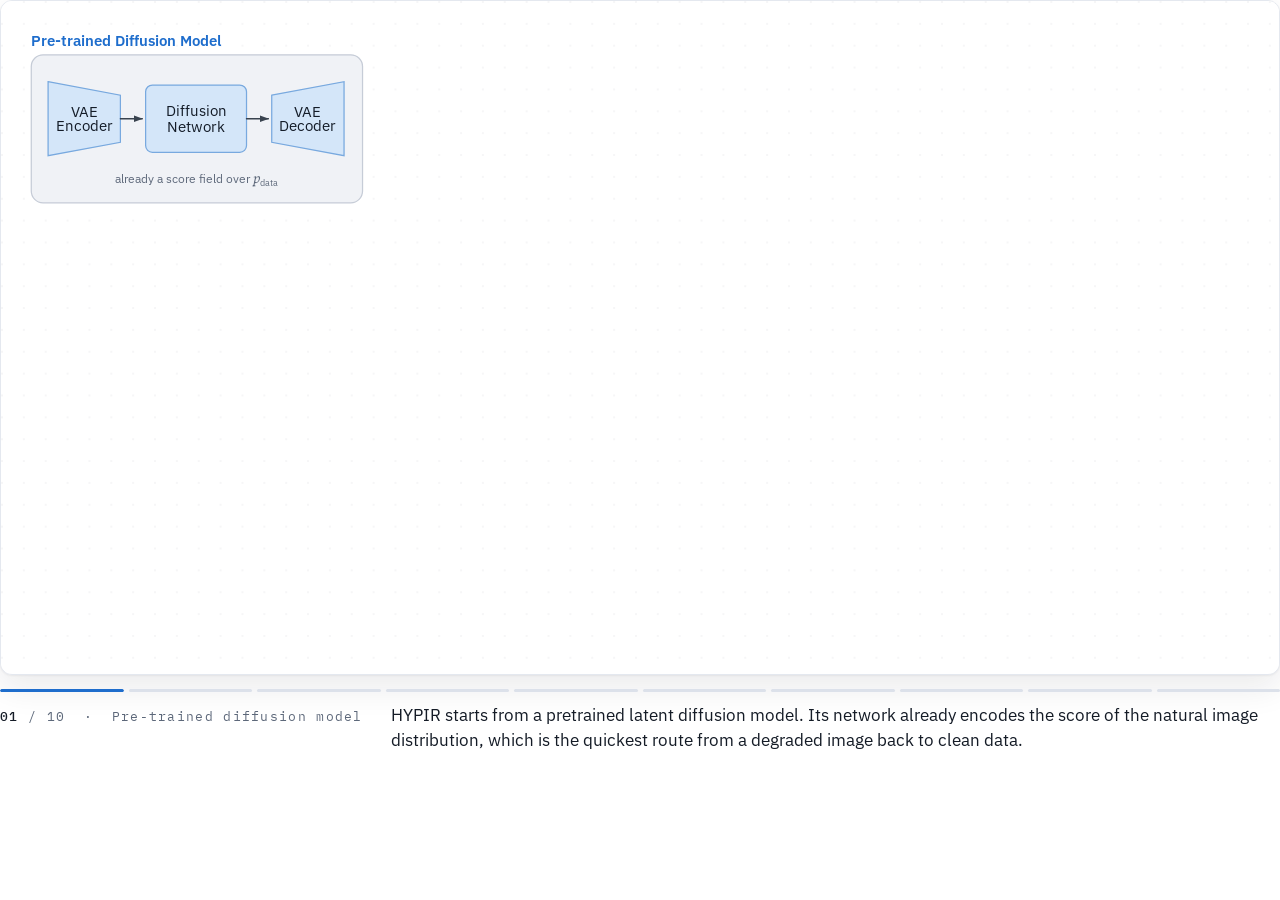
<file: assets/anim/hypir.html>
<!doctype html>
<html lang="en" data-theme="light">
<head>
<meta charset="utf-8">
<meta name="viewport" content="width=device-width, initial-scale=1, viewport-fit=cover">
<style>:root{color-scheme:light dark}body{margin:0}img{max-width:100%}[hidden]{display:none!important}</style>
<title>HYPIR Training Pipeline</title>
<link rel="preconnect" href="https://fonts.gstatic.com" crossorigin>
<link rel="stylesheet" href="https://fonts.googleapis.com/css2?family=IBM+Plex+Mono:wght@400;500&family=IBM+Plex+Sans:wght@400;500;600&family=Source+Serif+4:ital,opsz,wght@1,8..60,400;1,8..60,600&display=swap">
<style>
:root{
  --sans:"IBM Plex Sans",-apple-system,BlinkMacSystemFont,"Segoe UI",Helvetica,Arial,sans-serif;
  --mono:"IBM Plex Mono",ui-monospace,SFMono-Regular,Menlo,monospace;
  --serif:"Source Serif 4",Georgia,"Times New Roman",serif;

  --bg:#F1F3F7;
  --plate:#FFFFFF;
  --ink:#141B26;
  --muted:#5D687A;
  --hair:#DCE1EA;
  --plate-hair:#E4E8EF;
  --grid:rgba(20,27,38,.055);
  --shadow:0 1px 2px rgba(20,27,38,.05),0 12px 34px rgba(20,27,38,.09);

  --accent:#1E6DCC;
  --pink:#BE2F88;
  --green:#28794A;
  --wire:#39434F;

  --chip-ink:#141C28;
  --c-blue-f:#D4E6F9;    --c-blue-s:#78A9DF;
  --c-green-f:#D6EBDA;   --c-green-s:#6DB27E;
  --c-pink-f:#F8D9E8;    --c-pink-s:#DD9BC2;
  --c-tan-f:#FBE4CE;     --c-tan-s:#E4AD78;
  --c-salmon-f:#F8D3C6;  --c-salmon-s:#DE9078;
  --c-magenta-f:#F9D6EF; --c-magenta-s:#D98BC9;
  --box-f:#F0F2F6;       --box-s:#C6CCD7;
}
@media (prefers-color-scheme:dark){
  :root:not([data-theme="light"]){
    --bg:#0B0E13; --plate:#141A23; --ink:#E3E9F1; --muted:#94A0B2;
    --hair:#232B37; --plate-hair:#232B37; --grid:rgba(255,255,255,.05);
    --shadow:0 1px 2px rgba(0,0,0,.5),0 16px 40px rgba(0,0,0,.45);
    --accent:#6FADF4; --pink:#F27FC6; --green:#66C98C; --wire:#98A5B7;
    --box-f:rgba(255,255,255,.045); --box-s:#39424F;
  }
}
:root[data-theme="dark"]{
  --bg:#0B0E13; --plate:#141A23; --ink:#E3E9F1; --muted:#94A0B2;
  --hair:#232B37; --plate-hair:#232B37; --grid:rgba(255,255,255,.05);
  --shadow:0 1px 2px rgba(0,0,0,.5),0 16px 40px rgba(0,0,0,.45);
  --accent:#6FADF4; --pink:#F27FC6; --green:#66C98C; --wire:#98A5B7;
  --box-f:rgba(255,255,255,.045); --box-s:#39424F;
}

*{box-sizing:border-box}
body{margin:0;background:var(--bg);color:var(--ink);font-family:var(--sans);font-size:14px;line-height:1.5;-webkit-font-smoothing:antialiased}
.wrap{max-width:1720px;margin:0 auto;padding-inline:16px;padding-block:clamp(18px,3vw,34px);display:flex;flex-direction:column;gap:clamp(14px,2vw,20px)}

.head{display:flex;align-items:flex-end;justify-content:space-between;gap:20px;flex-wrap:wrap}
.head .who{display:flex;flex-direction:column;gap:5px;min-width:0}
.eyebrow{font-family:var(--mono);font-size:11px;letter-spacing:.14em;text-transform:uppercase;color:var(--muted)}
h1{margin:0;font-size:clamp(20px,2.6vw,27px);font-weight:600;letter-spacing:-.015em;text-wrap:balance}
.sub{margin:0;color:var(--muted);max-width:66ch;font-size:14px}
.btn{flex:none;display:inline-flex;align-items:center;gap:8px;font-family:var(--mono);font-size:12px;letter-spacing:.06em;text-transform:uppercase;color:var(--ink);background:var(--plate);border:1px solid var(--hair);border-radius:999px;padding:9px 15px;cursor:pointer;transition:border-color .2s,color .2s}
.btn:hover{border-color:var(--accent);color:var(--accent)}
.btn:focus-visible{outline:2px solid var(--accent);outline-offset:2px}
.btn svg{width:11px;height:11px;fill:currentColor}

.plate{background:var(--plate);border:1px solid var(--plate-hair);border-radius:14px;box-shadow:var(--shadow);overflow:hidden}
.stage{overflow-x:auto;overflow-y:hidden}
.stage svg{display:block;width:100%;min-width:1180px;height:auto}

.rail{display:flex;flex-direction:column;gap:11px}
.ticks{display:flex;gap:5px}
.tick{flex:1;height:3px;border-radius:2px;background:var(--hair);overflow:hidden}
.tick i{display:block;height:100%;width:0;background:var(--accent);border-radius:2px}
.tick.done i{width:100%}
.tick.live i{width:100%;transition:width linear var(--dur,3s)}
.cap{display:flex;gap:clamp(12px,3vw,28px);align-items:baseline;flex-wrap:wrap;min-height:46px}
.cap .idx{font-family:var(--mono);font-size:13px;letter-spacing:.1em;color:var(--muted);white-space:nowrap;flex:none;font-variant-numeric:tabular-nums}
.cap .idx b{color:var(--ink);font-weight:500}
.cap .say{margin:0;font-size:clamp(15px,1.6vw,17px);max-width:88ch;color:var(--ink)}
.cap .say em{font-family:var(--serif);font-style:italic}

svg text{font-family:var(--sans);font-size:17.4px}
.t{fill:var(--chip-ink)}
.lbl{fill:var(--ink);font-weight:500}
.mini{fill:var(--muted);font-size:14.5px}
.mv{font-family:var(--serif);font-style:italic}
.mvb{font-family:var(--serif);font-style:italic;font-weight:600}
.mv:not([font-size]),.mvb:not([font-size]){font-size:1.13em}

.rv{opacity:0;transition:opacity .34s ease}
.rv.pop{transform-box:fill-box;transform-origin:center;transform:scale(.94);transition:opacity .34s ease,transform .34s cubic-bezier(.2,.8,.25,1)}
.rv.on{opacity:1;transform:none}
.wire{fill:none;stroke:var(--wire);stroke-width:1.7;stroke-linecap:round;stroke-linejoin:round;transition:stroke-dashoffset .38s cubic-bezier(.3,.7,.3,1)}
.wire.thin{stroke-width:1.4;opacity:.7}
.gdash{fill:none;stroke:var(--green);stroke-width:2;stroke-dasharray:9 7;stroke-linecap:round;stroke-linejoin:round}
.bdash{fill:none;stroke:var(--accent);stroke-width:2.1;stroke-dasharray:11 8;stroke-linecap:round;stroke-linejoin:round}
.pdash{fill:none;stroke:var(--pink);stroke-width:2.1;stroke-dasharray:11 8;stroke-linecap:round;stroke-linejoin:round}
.on .gdash,.on .bdash,.on .pdash{animation:march 1.05s linear infinite}
@keyframes march{to{stroke-dashoffset:-19}}
.frame{stroke-width:1.5}
.chip{fill:var(--plate)}

.resetting *{transition-delay:0s!important;transition-duration:.24s!important}
@media (prefers-reduced-motion:reduce){
  .rv{transition:none}
  .on .gdash,.on .bdash,.on .pdash{animation:none}
  .flow{display:none}
  .tick.live i{transition:none}
}
@media (max-width:640px){.cap{min-height:64px}}
</style>


<style id="shm-embed">
/* ---- embedded in the Super Hyper Master paper pages ---- */
html,body{background:transparent}
/* the host page supplies the heading and the play control */
.head{display:none}
/* narrow screens: fit the whole figure instead of forcing a sideways scroll */
@media (max-width:1000px){
  .stage svg{min-width:0}
  .cap{min-height:0}
  .cap .say{font-size:14px}
}
.wrap{max-width:none;padding-inline:0;padding-block:0;gap:14px}
.plate{border-radius:12px}
.head{align-items:flex-start}
@media (max-width:700px){ .head .btn{align-self:flex-start} }
</style>
</head>
<body>
<div class="wrap">
  <header class="head">
    <div class="who">
      <span class="eyebrow">Diffusion prior, adversarial fine-tuning</span>
      <h1>HYPIR Training Pipeline</h1>
      <p class="sub">A pretrained diffusion model supplies the initialization, then lightweight adversarial fine-tuning does the rest. No diffusion loss, no sampling loop, no control adapters.</p>
    </div>
    <button class="btn" id="toggle" aria-label="Pause the animation">
      <svg viewBox="0 0 10 12" aria-hidden="true"><rect x="0" y="0" width="3.2" height="12" rx="1"/><rect x="6.8" y="0" width="3.2" height="12" rx="1"/></svg>
      <span id="toggleLabel">Pause</span>
    </button>
  </header>

  <div class="plate">
    <div class="stage">
<svg id="fig" viewBox="0 0 1520 800" role="img" aria-label="HYPIR pipeline: a pretrained diffusion model initializes a restoration network, the VAE encoder is fine tuned for degradation pre removal, and the assembled model is trained adversarially with reconstruction terms.">
<defs>
  <linearGradient id="gSky" x1="0" y1="0" x2="0" y2="1"><stop offset="0" stop-color="#B7D6EC"/><stop offset="1" stop-color="#EADDC6"/></linearGradient>
  <linearGradient id="gSea" x1="0" y1="0" x2="0" y2="1"><stop offset="0" stop-color="#53829A"/><stop offset="1" stop-color="#2C5164"/></linearGradient>
  <pattern id="dots" width="26" height="26" patternUnits="userSpaceOnUse"><circle cx="1.2" cy="1.2" r="1.1" fill="var(--grid)"/></pattern>
  <filter id="fLQ" x="-6%" y="-6%" width="112%" height="112%"><feGaussianBlur stdDeviation="2.2"/><feColorMatrix type="saturate" values="0.55"/></filter>
  <clipPath id="bboxClip" clipPathUnits="objectBoundingBox"><rect x="0" y="0" width="1" height="1"/></clipPath>
  <filter id="fNoise" x="0" y="0" width="100%" height="100%">
    <feTurbulence type="fractalNoise" baseFrequency="0.62" numOctaves="4" seed="9"/>
    <feComponentTransfer><feFuncA type="linear" slope="0" intercept="1"/></feComponentTransfer>
    <feColorMatrix type="saturate" values="0.14"/>
  </filter>

  <marker id="mW" markerWidth="11" markerHeight="8" refX="10.2" refY="4" orient="auto" markerUnits="userSpaceOnUse"><path d="M0,0 L11,4 L0,8 Z" fill="var(--wire)"/></marker>
  <marker id="mG" markerWidth="12" markerHeight="9" refX="11.2" refY="4.5" orient="auto-start-reverse" markerUnits="userSpaceOnUse"><path d="M0,0 L12,4.5 L0,9 Z" fill="var(--green)"/></marker>
  <marker id="mP" markerWidth="12" markerHeight="9" refX="11.2" refY="4.5" orient="auto-start-reverse" markerUnits="userSpaceOnUse"><path d="M0,0 L12,4.5 L0,9 Z" fill="var(--pink)"/></marker>

  <g id="scene">
    <rect width="130" height="92" fill="url(#gSky)"/>
    <circle cx="105" cy="19" r="8" fill="#FFE1A6" opacity=".9"/>
    <rect y="50" width="130" height="42" fill="url(#gSea)"/>
    <path d="M0,50 L32,19 L64,50 Z" fill="#82968B"/>
    <path d="M92,50 L114,31 L130,45 L130,50 Z" fill="#8FA298"/>
    <path d="M0,64 L26,33 L56,64 Z" fill="#5C7166"/>
    <rect x="12" y="49" width="6" height="8" fill="#EBCDA8"/>
    <rect x="21" y="44" width="5" height="7" fill="#DBB791"/>
    <rect x="29" y="51" width="7" height="9" fill="#F2DBC0"/>
    <rect x="38" y="47" width="5" height="7" fill="#E3C3A0"/>
    <rect x="45" y="55" width="6" height="8" fill="#EBCDA8"/>
    <rect y="49" width="130" height="1.6" fill="#fff" opacity=".28"/>
    <rect x="94" y="62" width="22" height="2" fill="#fff" opacity=".22"/>
    <rect x="84" y="72" width="30" height="2" fill="#fff" opacity=".16"/>
  </g>
  <g id="snow" stroke="#4E9AD9" stroke-width="1.7" stroke-linecap="round" fill="none">
    <path d="M0,-8 V8 M-7,-4 L7,4 M-7,4 L7,-4"/>
    <path d="M-2.6,-5.6 L0,-8 L2.6,-5.6 M-2.6,5.6 L0,8 L2.6,5.6"/>
  </g>
  <g id="flame">
    <path d="M0,-9 C4.6,-4.2 7,-1.4 7,2 C7,6 3.9,9 0,9 C-3.9,9 -7,6 -7,2 C-7,-1.8 -3.4,-3.6 -1.4,-7 C-1,-7.7 -0.5,-8.4 0,-9 Z" fill="#E8843C"/>
    <path d="M0,-1.6 C2.2,0.6 3.1,2 3.1,3.6 C3.1,5.5 1.7,6.8 0,6.8 C-1.7,6.8 -3.1,5.5 -3.1,3.6 C-3.1,2.1 -1.6,1.1 -0.7,-0.4 C-0.5,-0.8 -0.2,-1.2 0,-1.6 Z" fill="#F7D046"/>
  </g>
</defs>

<rect width="1520" height="800" fill="var(--plate)"/>
<rect width="1520" height="800" fill="url(#dots)"/>

<!-- ============ panel A : pre-trained diffusion model ============ -->
<g class="rv" data-s="1">
  <text x="36" y="54" font-size="18" font-weight="600" fill="var(--accent)">Pre-trained Diffusion Model</text>
  <rect x="36" y="64" width="394" height="176" rx="14" fill="var(--box-f)" stroke="var(--box-s)" class="frame"/>
</g>
<g class="rv pop" data-s="1" data-d="1">
  <path d="M56,96 L142,112 L142,168 L56,184 Z" fill="var(--c-blue-f)" stroke="var(--c-blue-s)" class="frame"/>
  <text class="t" x="99" y="137.8" text-anchor="middle" font-size="13">VAE</text>
  <text class="t" x="99" y="154.8" text-anchor="middle" font-size="13">Encoder</text>
</g>
<g class="rv pop" data-s="1" data-d="2">
  <rect x="172" y="100" width="120" height="80" rx="8" fill="var(--c-blue-f)" stroke="var(--c-blue-s)" class="frame"/>
  <text class="t" x="232" y="137.3" text-anchor="middle" font-size="13.5">Diffusion</text>
  <text class="t" x="232" y="155.3" text-anchor="middle" font-size="13.5">Network</text>
</g>
<g class="rv pop" data-s="1" data-d="3">
  <path d="M322,112 L408,96 L408,184 L322,168 Z" fill="var(--c-blue-f)" stroke="var(--c-blue-s)" class="frame"/>
  <text class="t" x="365" y="137.8" text-anchor="middle" font-size="13">VAE</text>
  <text class="t" x="365" y="154.8" text-anchor="middle" font-size="13">Decoder</text>
</g>
<g class="rv" data-s="1" data-d="2"><path class="wire" data-draw d="M142,140 H168" marker-end="url(#mW)"/></g>
<g class="rv" data-s="1" data-d="3"><path class="wire" data-draw d="M292,140 H318" marker-end="url(#mW)"/></g>
<g class="rv" data-s="1" data-d="4">
  <text class="mini" x="233" y="216" text-anchor="middle">already a score field over <tspan class="mv">p</tspan><tspan font-size="11" dy="4">data</tspan></text>
</g>

<!-- ============ panel B : degradation pre-removal encoder ============ -->
<g class="rv" data-s="2">
  <text x="466" y="54" font-size="18" font-weight="600" fill="var(--pink)">Stage 1 &#183; Degradation Pre-Removal Encoder</text>
  <rect x="466" y="64" width="1018" height="176" rx="14" fill="var(--box-f)" stroke="var(--box-s)" class="frame"/>
</g>
<g class="rv pop" data-s="2" data-d="1">
  <path d="M560,96 L646,112 L646,168 L560,184 Z" fill="var(--c-blue-f)" stroke="var(--c-blue-s)" class="frame"/>
  <text class="t" x="603" y="137.8" text-anchor="middle" font-size="13">VAE</text>
  <text class="t" x="603" y="154.8" text-anchor="middle" font-size="13">Encoder</text>
</g>
<g class="rv" data-s="2" data-d="2">
  <path class="wire" data-draw d="M666,140 H730" marker-end="url(#mW)" stroke-width="2.4"/>
  <g transform="translate(698,112)"><use href="#flame"/></g>
  <text class="mini" x="698" y="176" text-anchor="middle" font-size="13">fine-tune</text>
</g>
<g class="rv pop" data-s="2" data-d="3">
  <path d="M754,96 L840,112 L840,168 L754,184 Z" fill="var(--c-salmon-f)" stroke="var(--c-salmon-s)" class="frame"/>
  <text class="t" x="797" y="129.3" text-anchor="middle" font-size="13">Deg.</text>
  <text class="t" x="797" y="146.3" text-anchor="middle" font-size="13">Removal</text>
  <text class="t" x="797" y="163.3" text-anchor="middle" font-size="13">Encoder</text>
</g>
<g class="rv" data-s="2" data-d="4">
  <text class="t" x="1155" y="130" text-anchor="middle" font-size="19" fill="var(--ink)"><tspan class="mvb">&#8466;</tspan><tspan font-size="12" dy="5">E</tspan><tspan dy="-5"> = ‖</tspan><tspan class="mv">V</tspan><tspan font-size="12" dy="5">D</tspan><tspan dy="-5">(</tspan><tspan class="mv">V</tspan><tspan font-size="12" dy="5">ER</tspan><tspan dy="-5">(</tspan><tspan class="mv">I</tspan><tspan font-size="12" dy="5">deg</tspan><tspan dy="-5">)) &#8722; </tspan><tspan class="mv">V</tspan><tspan font-size="12" dy="5">D</tspan><tspan dy="-5">(</tspan><tspan class="mv">V</tspan><tspan font-size="12" dy="5">ER</tspan><tspan dy="-5">(</tspan><tspan class="mv">I</tspan><tspan font-size="12" dy="5">GT</tspan><tspan dy="-5">))‖</tspan><tspan font-size="12" dy="-8">2</tspan><tspan font-size="12" dy="16">2</tspan></text>
  <text class="mini" x="1155" y="176" text-anchor="middle">the decoder stays frozen, so only the encoder learns to strip degradation</text>
</g>

<!-- ============ panel C : adversarial restoration training ============ -->
<g class="rv" data-s="3">
  <text x="36" y="290" font-size="18" font-weight="600" fill="var(--green)">Stage 2 &#183; Adversarial Restoration Training</text>
  <rect x="36" y="300" width="1448" height="340" rx="14" fill="var(--box-f)" stroke="var(--box-s)" class="frame"/>
</g>
<g class="rv" data-s="3" data-d="0">
  <text class="lbl" x="125" y="364" text-anchor="middle" font-size="14.5">Degraded Input</text>
  <g transform="translate(60,374)"><g clip-path="url(#bboxClip)" filter="url(#fLQ)"><use href="#scene"/></g>
  <rect width="130" height="92" rx="2" fill="none" stroke="var(--plate)" stroke-width="2"/></g>
</g>
<g class="rv pop" data-s="3" data-d="1">
  <path d="M240,374 L336,390 L336,450 L240,466 Z" fill="var(--c-salmon-f)" stroke="var(--c-salmon-s)" class="frame"/>
  <text class="t" x="288" y="409.3" text-anchor="middle" font-size="13">Deg.</text>
  <text class="t" x="288" y="426.3" text-anchor="middle" font-size="13">Removal</text>
  <text class="t" x="288" y="443.3" text-anchor="middle" font-size="13">Encoder</text>
  <g transform="translate(288,488)"><use href="#snow"/></g>
</g>
<g class="rv pop" data-s="3" data-d="2">
  <rect x="386" y="382" width="210" height="76" rx="9" fill="var(--c-green-f)" stroke="var(--c-green-s)" stroke-width="1.8"/>
  <text class="t" x="491" y="415.3" text-anchor="middle" font-size="16.5" font-weight="600">Restore</text>
  <text class="t" x="491" y="437.3" text-anchor="middle" font-size="16.5" font-weight="600">Network</text>
  <g transform="translate(491,488)"><use href="#flame"/></g>
</g>
<g class="rv pop" data-s="3" data-d="3">
  <path d="M646,390 L742,374 L742,466 L646,450 Z" fill="var(--c-blue-f)" stroke="var(--c-blue-s)" class="frame"/>
  <text class="t" x="694" y="417.8" text-anchor="middle" font-size="13">VAE</text>
  <text class="t" x="694" y="434.8" text-anchor="middle" font-size="13">Decoder</text>
  <g transform="translate(694,488)"><use href="#snow"/></g>
</g>
<g class="rv" data-s="3" data-d="4">
  <text class="lbl" x="851" y="364" text-anchor="middle" font-size="14.5">Restored <tspan class="mv">&#206;</tspan></text>
  <g transform="translate(786,374)"><use href="#scene"/>
  <rect width="130" height="92" rx="2" fill="none" stroke="var(--plate)" stroke-width="2"/></g>
</g>
<g class="rv" data-s="3" data-d="1"><path class="wire" data-draw d="M194,420 H236" marker-end="url(#mW)"/></g>
<g class="rv" data-s="3" data-d="2">
  <path class="wire" data-draw d="M336,420 H382" marker-end="url(#mW)"/>
  <text class="mini" x="359" y="408" text-anchor="middle"><tspan class="mv">y</tspan></text>
</g>
<g class="rv" data-s="3" data-d="3">
  <path class="wire" data-draw d="M596,420 H642" marker-end="url(#mW)"/>
  <text class="mini" x="619" y="408" text-anchor="middle"><tspan class="mv">x&#770;</tspan></text>
</g>
<g class="rv" data-s="3" data-d="4"><path class="wire" data-draw d="M742,420 H782" marker-end="url(#mW)"/></g>

<!-- ===== step 4 : initialize from the diffusion prior ===== -->
<g class="rv" data-s="4">
  <path id="pInit" class="gdash" d="M232,240 V266 H470 V378" marker-end="url(#mG)"/>
  <text x="486" y="260" font-size="14.5" font-weight="500" fill="var(--green)">Initialize using the pre-trained diffusion model</text>
</g>

<!-- ===== step 5 : discriminator ===== -->
<g class="rv" data-s="5" data-d="1">
  <text class="lbl" x="851" y="502" text-anchor="middle" font-size="14.5">Ground Truth <tspan class="mv">I</tspan></text>
  <g transform="translate(786,512)"><use href="#scene"/>
  <rect width="130" height="92" rx="2" fill="none" stroke="var(--plate)" stroke-width="2"/></g>
</g>
<g class="rv pop" data-s="5" data-d="2">
  <rect x="976" y="372" width="174" height="60" rx="8" fill="var(--c-pink-f)" stroke="var(--c-pink-s)" class="frame"/>
  <text class="t" x="1063" y="408" text-anchor="middle" font-size="15.5">Discriminator <tspan class="mv">D</tspan><tspan font-size="11" dy="4">&#981;</tspan></text>
</g>
<g class="rv" data-s="5" data-d="2"><path class="wire" data-draw d="M920,396 H972" marker-end="url(#mW)"/></g>
<g class="rv" data-s="5" data-d="3"><path class="wire thin" data-draw d="M920,530 H944 V414 H972" marker-end="url(#mW)"/></g>
<g class="rv pop" data-s="5" data-d="4">
  <rect x="1190" y="374" width="110" height="56" rx="8" fill="var(--c-pink-f)" stroke="var(--c-pink-s)" class="frame"/>
  <text class="t" x="1245" y="408.3" text-anchor="middle" font-size="19"><tspan class="mvb">&#8466;</tspan><tspan font-size="12" dy="5">adv</tspan></text>
</g>
<g class="rv" data-s="5" data-d="4"><path class="wire" data-draw d="M1150,402 H1186" marker-end="url(#mW)"/></g>

<!-- ===== step 6 : reconstruction terms ===== -->
<g class="rv pop" data-s="6" data-d="1">
  <rect x="976" y="512" width="174" height="70" rx="8" fill="var(--c-tan-f)" stroke="var(--c-tan-s)" class="frame"/>
  <text class="t" x="1063" y="542" text-anchor="middle" font-size="15.5">Reconstruction</text>
  <text class="t" x="1063" y="564" text-anchor="middle" font-size="15.5">MSE + LPIPS</text>
</g>
<g class="rv" data-s="6" data-d="1"><path class="wire" data-draw d="M920,446 H962 V540 H972" marker-end="url(#mW)"/></g>
<g class="rv" data-s="6" data-d="1"><path class="wire thin" data-draw d="M920,572 H972" marker-end="url(#mW)"/></g>
<g class="rv pop" data-s="6" data-d="2">
  <rect x="1190" y="519" width="110" height="56" rx="8" fill="var(--c-tan-f)" stroke="var(--c-tan-s)" class="frame"/>
  <text class="t" x="1245" y="553.3" text-anchor="middle" font-size="19"><tspan class="mvb">&#8466;</tspan><tspan font-size="12" dy="5">rec</tspan></text>
</g>
<g class="rv" data-s="6" data-d="2"><path class="wire" data-draw d="M1150,547 H1186" marker-end="url(#mW)"/></g>

<!-- ===== step 7 : gradients, only the restore network moves ===== -->
<g class="rv" data-s="7">
  <path id="pBack" class="pdash" d="M1300,402 H1340 V616 H440 V462" marker-end="url(#mP)"/>
  <path class="pdash" d="M1300,547 H1340"/>
  <text x="770" y="606" text-anchor="end" font-size="14.5" font-weight="500" fill="var(--pink)">Only the Restore Network is optimized</text>
</g>

<!-- ===== step 8 : why the initialization works ===== -->
<g class="rv" data-s="8">
  <path d="M36,668 H720" stroke="var(--hair)" stroke-width="1.5" fill="none"/>
  <text x="36" y="700" font-size="15" font-weight="600" fill="var(--ink)">Diffusion-to-Restoration Proximity</text>
  <text x="36" y="742" font-size="21" fill="var(--ink)"><tspan class="mv">W</tspan><tspan font-size="12" dy="5">2</tspan><tspan dy="-5">(</tspan><tspan class="mv">p</tspan><tspan font-size="12" dy="5">&#952;Diff</tspan><tspan dy="-5">, </tspan><tspan class="mv">p</tspan><tspan font-size="12" dy="5">data</tspan><tspan dy="-5">) &#8804; </tspan><tspan class="mv">C</tspan><tspan font-size="12" dy="5">1</tspan><tspan dy="-5"> </tspan><tspan class="mv">&#949;</tspan><tspan font-size="12" dy="5">sc</tspan><tspan dy="-5"> + </tspan><tspan class="mv">C</tspan><tspan font-size="12" dy="5">2</tspan><tspan dy="-5"> &#916;</tspan><tspan class="mv">k</tspan><tspan> = </tspan><tspan class="mv">&#949;</tspan><tspan font-size="12" dy="5">0</tspan></text>
  <text class="mini" x="36" y="774">small initial gradients &#183; near complete mode coverage &#183; fast convergence</text>
</g>

<!-- ===== step 9 : objective ===== -->
<g class="rv" data-s="9">
  <path d="M780,668 H1484" stroke="var(--hair)" stroke-width="1.5" fill="none"/>
  <text x="780" y="700" font-size="15" font-weight="600" fill="var(--ink)">Adversarial Fine-Tuning Objective</text>
  <text x="780" y="742" font-size="21" fill="var(--ink)"><tspan>min</tspan><tspan font-size="12" dy="5">&#952;</tspan><tspan dy="-5"> </tspan><tspan>max</tspan><tspan font-size="12" dy="5">&#981;</tspan><tspan dy="-5">  </tspan><tspan class="mvb">&#8466;</tspan><tspan font-size="12" dy="5">adv</tspan><tspan dy="-5">(</tspan><tspan class="mv">&#952;</tspan>, <tspan class="mv">&#981;</tspan>) + <tspan class="mv">&#955;</tspan><tspan font-size="12" dy="5">rec</tspan><tspan dy="-5"> </tspan><tspan class="mv">E</tspan><tspan> [Recon(</tspan><tspan class="mv">U</tspan><tspan font-size="12" dy="5">&#952;</tspan><tspan dy="-5">(</tspan><tspan class="mv">y</tspan>), <tspan class="mv">x</tspan>)]</text>
  <text class="mini" x="780" y="774">no diffusion loss &#183; no teacher &#183; no control adapter &#183; LoRA on the Restore Network</text>
</g>

<!-- ===== step 10 : single forward pass ===== -->
<g class="rv" data-s="10">
  <path id="pFwd" d="M125,420 H851" fill="none" stroke="none"/>
  <rect class="chip" x="498" y="316" width="394" height="30" rx="15" stroke="var(--accent)" stroke-width="1.5"/>
  <text x="695" y="336" text-anchor="middle" font-size="14.5" font-weight="500" fill="var(--accent)">Inference: one forward pass, no sampling loop</text>
</g>

<!-- ===== travelling pulses ===== -->
<g class="rv flow" data-s="4">
  <circle r="9" fill="var(--green)" opacity=".2"><animateMotion dur="2.2s" repeatCount="indefinite"><mpath href="#pInit"/></animateMotion></circle>
  <circle r="4" fill="var(--green)"><animateMotion dur="2.2s" repeatCount="indefinite"><mpath href="#pInit"/></animateMotion></circle>
</g>
<g class="rv flow" data-s="7">
  <circle r="10" fill="var(--pink)" opacity=".22"><animateMotion dur="2.8s" repeatCount="indefinite"><mpath href="#pBack"/></animateMotion></circle>
  <circle r="4.5" fill="var(--pink)"><animateMotion dur="2.8s" repeatCount="indefinite"><mpath href="#pBack"/></animateMotion></circle>
</g>
<g class="rv flow" data-s="10">
  <circle r="11" fill="var(--accent)" opacity=".2"><animateMotion dur="1.9s" repeatCount="indefinite"><mpath href="#pFwd"/></animateMotion></circle>
  <circle r="5" fill="var(--accent)"><animateMotion dur="1.9s" repeatCount="indefinite"><mpath href="#pFwd"/></animateMotion></circle>
</g>
</svg>
    </div>
  </div>

  <div class="rail">
    <div class="ticks" id="ticks" aria-hidden="true"></div>
    <div class="cap">
      <span class="idx"><b id="capNum">01</b> / 10 &nbsp;&#183;&nbsp; <span id="capKey">Pre-trained diffusion model</span></span>
      <p class="say" id="capSay" aria-live="polite"></p>
    </div>
  </div>
</div>

<script>
(function(){
  var STEPS = [
    {k:"Pre-trained diffusion model", ms:2312,
     s:"HYPIR starts from a pretrained latent diffusion model. Its network already encodes the score of the natural image distribution, which is the quickest route from a degraded image back to clean data."},
    {k:"Degradation pre-removal", ms:2584,
     s:"The VAE encoder is not robust to heavy degradation, so it is first fine-tuned into a degradation removal encoder, supervised through the frozen decoder."},
    {k:"The restoration model", ms:2584,
     s:"Those parts assemble into a plain image to image model: encode once, run the network once, decode once."},
    {k:"Diffusion initialization", ms:2720,
     s:"The Restore Network is not trained from scratch. It inherits the pretrained diffusion weights, and that single choice is what the whole method rests on."},
    {k:"Discriminator", ms:2448,
     s:"A discriminator is trained alongside it, learning to separate restored images from clean ones."},
    {k:"Reconstruction terms", ms:2312,
     s:"MSE and LPIPS against the ground truth hold the output to the content of the input."},
    {k:"What actually moves", ms:2584,
     s:"Both signals flow back into the Restore Network alone. The degradation removal encoder and the VAE decoder stay frozen, and in practice the update is a LoRA."},
    {k:"Why it converges", ms:2992,
     s:"Because the initialization already sits within a small Wasserstein distance of the data distribution, the adversarial gradients start small, the modes are already covered, and training converges in tens of thousands of steps."},
    {k:"The objective", ms:2584,
     s:"One min max objective with a reconstruction penalty. No diffusion loss, no teacher model, no iterative refinement."},
    {k:"Inference", ms:3536,
     s:"At test time a single forward pass produces the restored image, which is where the order of magnitude speedup over diffusion sampling comes from."}
  ];

  var fig = document.getElementById('fig');
  var groups = [].slice.call(fig.querySelectorAll('[data-s]'));
  var draws = [].slice.call(fig.querySelectorAll('[data-draw]'));
  var ticksEl = document.getElementById('ticks');
  var capNum = document.getElementById('capNum');
  var capKey = document.getElementById('capKey');
  var capSay = document.getElementById('capSay');
  var btn = document.getElementById('toggle');
  var btnLabel = document.getElementById('toggleLabel');
  var reduce = window.matchMedia('(prefers-reduced-motion: reduce)');

  var ICON_PAUSE = '<rect x="0" y="0" width="3.2" height="12" rx="1"/><rect x="6.8" y="0" width="3.2" height="12" rx="1"/>';
  var ICON_PLAY  = '<path d="M0 0 L10 6 L0 12 Z"/>';

  draws.forEach(function(el){
    var L = 0;
    try { L = el.getTotalLength(); } catch(e) { L = 0; }
    el.dataset.len = L;
    if (L) { el.style.strokeDasharray = L + ' ' + L; el.style.strokeDashoffset = L; }
  });

  var ticks = STEPS.map(function(){
    var t = document.createElement('div');
    t.className = 'tick';
    t.appendChild(document.createElement('i'));
    ticksEl.appendChild(t);
    return t;
  });

  var idx = 0, timer = null, playing = false, resetting = false;

  function paint(i, animateTick){
    groups.forEach(function(g){
      var on = Number(g.dataset.s) <= i + 1;
      var d = Number(g.dataset.d || 0) * 82;
      g.style.transitionDelay = on ? d + 'ms' : '0ms';
      g.classList.toggle('on', on);
    });
    draws.forEach(function(el){
      var g = el.closest('[data-s]');
      var on = g && Number(g.dataset.s) <= i + 1;
      var d = Number((g && g.dataset.d) || 0) * 82 + 54;
      el.style.transitionDelay = on ? d + 'ms' : '0ms';
      el.style.strokeDashoffset = on ? 0 : (el.dataset.len || 0);
    });
    capNum.textContent = (i + 1 < 10 ? '0' : '') + (i + 1);
    capKey.textContent = STEPS[i].k;
    capSay.innerHTML = STEPS[i].s;
    ticks.forEach(function(t, j){ t.className = 'tick' + (j < i ? ' done' : ''); });
    if (animateTick) {
      ticks[i].style.setProperty('--dur', STEPS[i].ms + 'ms');
      void ticks[i].offsetWidth;
      ticks[i].classList.add('live');
    } else {
      ticks[i].classList.add('done');
    }
  }

  function schedule(){
    clearTimeout(timer);
    timer = setTimeout(function(){
      if (idx >= STEPS.length - 1) { restart(); }
      else { idx += 1; paint(idx, true); schedule(); }
    }, STEPS[idx].ms);
  }

  function restart(){
    resetting = true;
    document.body.classList.add('resetting');
    groups.forEach(function(g){ g.classList.remove('on'); g.style.transitionDelay = '0ms'; });
    draws.forEach(function(el){ el.style.transitionDelay = '0ms'; el.style.strokeDashoffset = el.dataset.len || 0; });
    ticks.forEach(function(t){ t.className = 'tick'; });
    timer = setTimeout(function(){
      document.body.classList.remove('resetting');
      resetting = false;
      idx = 0; paint(0, true); schedule();
    }, 320);
  }

  function play(){
    playing = true;
    btnLabel.textContent = 'Pause';
    btn.setAttribute('aria-label', 'Pause the animation');
    btn.querySelector('svg').innerHTML = ICON_PAUSE;
    paint(idx, true);
    schedule();
  }
  function pause(){
    playing = false;
    clearTimeout(timer);
    document.body.classList.remove('resetting');
    if (resetting) { resetting = false; idx = 0; paint(0, false); }
    btnLabel.textContent = 'Play';
    btn.setAttribute('aria-label', 'Play the animation');
    btn.querySelector('svg').innerHTML = ICON_PLAY;
    ticks.forEach(function(t, j){ t.className = 'tick' + (j <= idx ? ' done' : ''); });
  }
  function step(delta){
    if (playing) pause();
    idx = Math.min(STEPS.length - 1, Math.max(0, idx + delta));
    paint(idx, false);
  }

  btn.addEventListener('click', function(){ playing ? pause() : play(); });
  document.addEventListener('keydown', function(e){
    if (e.key === 'ArrowRight') { e.preventDefault(); step(1); }
    else if (e.key === 'ArrowLeft') { e.preventDefault(); step(-1); }
    else if (e.key === ' ' || e.key === 'Spacebar') { e.preventDefault(); playing ? pause() : play(); }
  });

  if (reduce.matches) { idx = STEPS.length - 1; paint(idx, false); pause(); }
  else { paint(0, false); play(); }
})();
</script>


<script>
/* ---- embed bridge: report height to the host page, accept play/pause ---- */
(function(){
  if (window.parent === window) return;
  var last = 0;
  function post(){
    var h = Math.ceil(document.documentElement.getBoundingClientRect().height);
    if (h && Math.abs(h - last) > 1) { last = h; parent.postMessage({type:'shm-anim-height', h:h}, '*'); }
  }
  if (window.ResizeObserver) new ResizeObserver(post).observe(document.documentElement);
  window.addEventListener('load', post);
  window.addEventListener('resize', post);
  document.fonts && document.fonts.ready && document.fonts.ready.then(post);
  post();

  function playing(){
    var label = document.getElementById('toggleLabel');
    return !!label && (label.textContent || '').trim() === 'Pause';
  }
  function announce(){ parent.postMessage({type:'shm-anim-state', playing:playing()}, '*'); }

  window.addEventListener('message', function(e){
    var d = e.data || {};
    if (d.type !== 'shm-anim-cmd') return;
    var btn = document.getElementById('toggle');
    if (!btn) return;
    if (d.cmd === 'prev' || d.cmd === 'next') {
      /* the figure already steps on ArrowLeft/ArrowRight — hand it one */
      document.dispatchEvent(new KeyboardEvent('keydown', {
        key: d.cmd === 'next' ? 'ArrowRight' : 'ArrowLeft', bubbles: true
      }));
      announce();
      return;
    }
    if (d.cmd === 'toggle') btn.click();
    if (d.cmd === 'pause' && playing()) btn.click();
    if (d.cmd === 'play' && !playing()) btn.click();
    announce();
  });

  var lbl = document.getElementById('toggleLabel');
  if (lbl && window.MutationObserver) new MutationObserver(announce).observe(lbl, {childList:true, characterData:true, subtree:true});
  window.addEventListener('load', announce);
  announce();
})();
</script>
</body>
</html>
</file>
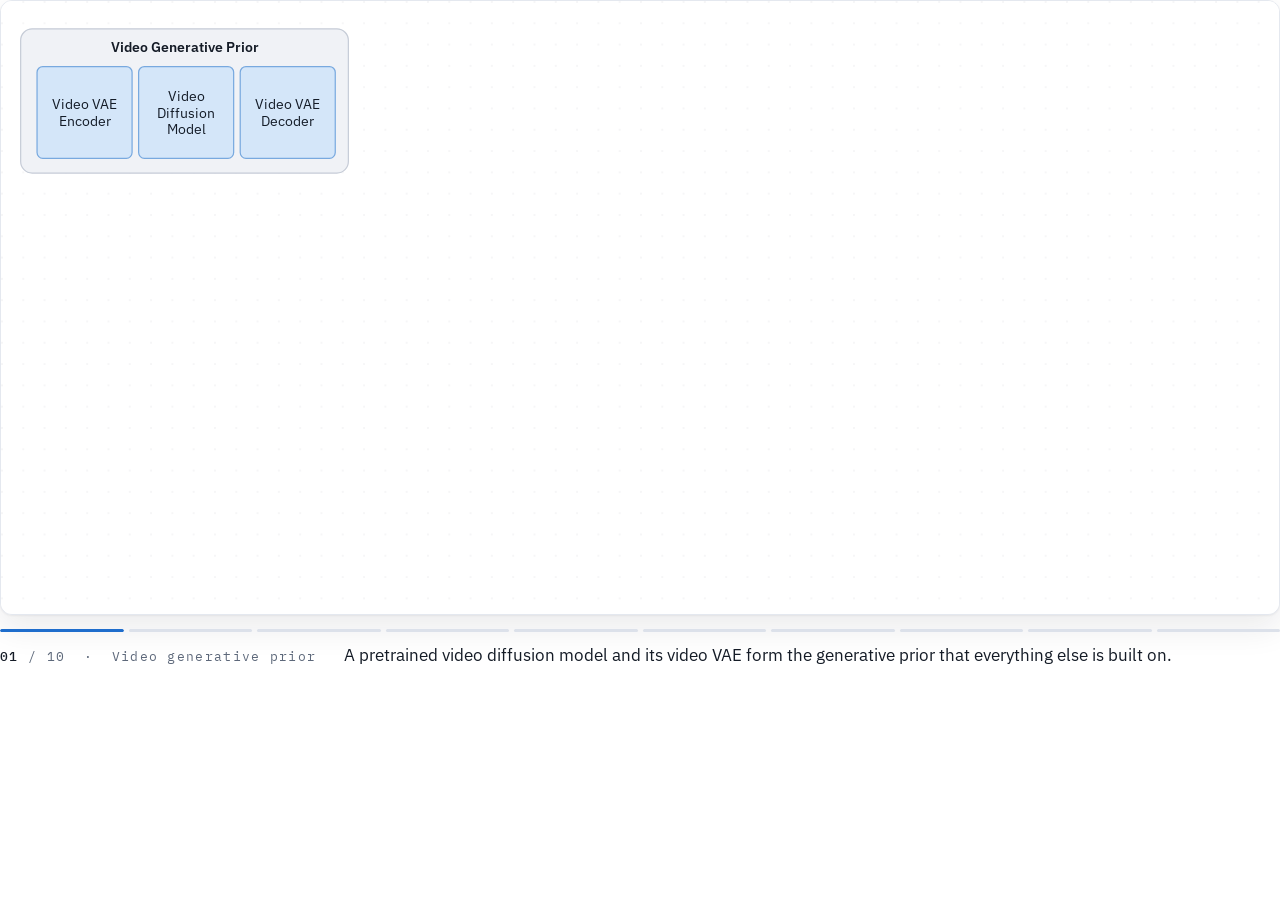
<file: assets/anim/hypvr.html>
<!doctype html>
<html lang="en" data-theme="light">
<head>
<meta charset="utf-8">
<meta name="viewport" content="width=device-width, initial-scale=1, viewport-fit=cover">
<style>:root{color-scheme:light dark}body{margin:0}img{max-width:100%}[hidden]{display:none!important}</style>
<title>HYPVR Training Loop</title>
<link rel="preconnect" href="https://fonts.gstatic.com" crossorigin>
<link rel="stylesheet" href="https://fonts.googleapis.com/css2?family=IBM+Plex+Mono:wght@400;500&family=IBM+Plex+Sans:wght@400;500;600&family=Source+Serif+4:ital,opsz,wght@1,8..60,400;1,8..60,600&display=swap">
<style>
:root{
  --sans:"IBM Plex Sans",-apple-system,BlinkMacSystemFont,"Segoe UI",Helvetica,Arial,sans-serif;
  --mono:"IBM Plex Mono",ui-monospace,SFMono-Regular,Menlo,monospace;
  --serif:"Source Serif 4",Georgia,"Times New Roman",serif;

  --bg:#F1F3F7;
  --plate:#FFFFFF;
  --ink:#141B26;
  --muted:#5D687A;
  --hair:#DCE1EA;
  --plate-hair:#E4E8EF;
  --grid:rgba(20,27,38,.055);
  --shadow:0 1px 2px rgba(20,27,38,.05),0 12px 34px rgba(20,27,38,.09);

  --accent:#1E6DCC;
  --pink:#BE2F88;
  --green:#28794A;
  --wire:#39434F;

  --chip-ink:#141C28;
  --c-blue-f:#D4E6F9;  --c-blue-s:#78A9DF;
  --c-green-f:#D6EBDA; --c-green-s:#6DB27E;
  --c-pink-f:#F8D9E8;  --c-pink-s:#DD9BC2;
  --c-tan-f:#FBE4CE;   --c-tan-s:#E4AD78;
  --box-f:#F0F2F6;     --box-s:#C6CCD7;
  --panelA-f:rgba(30,109,204,.045);
  --panelB-f:rgba(190,47,136,.042);
}
@media (prefers-color-scheme:dark){
  :root:not([data-theme="light"]){
    --bg:#0B0E13;
    --plate:#141A23;
    --ink:#E3E9F1;
    --muted:#94A0B2;
    --hair:#232B37;
    --plate-hair:#232B37;
    --grid:rgba(255,255,255,.05);
    --shadow:0 1px 2px rgba(0,0,0,.5),0 16px 40px rgba(0,0,0,.45);
    --accent:#6FADF4;
    --pink:#F27FC6;
    --green:#66C98C;
    --wire:#98A5B7;
    --box-f:rgba(255,255,255,.045);
    --box-s:#39424F;
    --panelA-f:rgba(111,173,244,.075);
    --panelB-f:rgba(242,127,198,.07);
  }
}
:root[data-theme="dark"]{
  --bg:#0B0E13;
  --plate:#141A23;
  --ink:#E3E9F1;
  --muted:#94A0B2;
  --hair:#232B37;
  --plate-hair:#232B37;
  --grid:rgba(255,255,255,.05);
  --shadow:0 1px 2px rgba(0,0,0,.5),0 16px 40px rgba(0,0,0,.45);
  --accent:#6FADF4;
  --pink:#F27FC6;
  --green:#66C98C;
  --wire:#98A5B7;
  --box-f:rgba(255,255,255,.045);
  --box-s:#39424F;
  --panelA-f:rgba(111,173,244,.075);
  --panelB-f:rgba(242,127,198,.07);
}

*{box-sizing:border-box}
body{
  margin:0;background:var(--bg);color:var(--ink);
  font-family:var(--sans);font-size:14px;line-height:1.5;
  -webkit-font-smoothing:antialiased;
}
.wrap{
  max-width:1720px;margin:0 auto;padding-inline:16px;
  padding-block:clamp(18px,3vw,34px);
  display:flex;flex-direction:column;gap:clamp(14px,2vw,20px);
}

/* ---------- header ---------- */
.head{display:flex;align-items:flex-end;justify-content:space-between;gap:20px;flex-wrap:wrap}
.head .who{display:flex;flex-direction:column;gap:5px;min-width:0}
.eyebrow{
  font-family:var(--mono);font-size:11px;letter-spacing:.14em;text-transform:uppercase;
  color:var(--muted);
}
h1{
  margin:0;font-size:clamp(20px,2.6vw,27px);font-weight:600;letter-spacing:-.015em;
  text-wrap:balance;
}
.sub{margin:0;color:var(--muted);max-width:62ch;font-size:14px}
.btn{
  flex:none;display:inline-flex;align-items:center;gap:8px;
  font-family:var(--mono);font-size:12px;letter-spacing:.06em;text-transform:uppercase;
  color:var(--ink);background:var(--plate);border:1px solid var(--hair);
  border-radius:999px;padding:9px 15px;cursor:pointer;
  transition:border-color .2s,color .2s;
}
.btn:hover{border-color:var(--accent);color:var(--accent)}
.btn:focus-visible{outline:2px solid var(--accent);outline-offset:2px}
.btn svg{width:11px;height:11px;fill:currentColor}

/* ---------- stage ---------- */
.plate{
  background:var(--plate);border:1px solid var(--plate-hair);border-radius:14px;
  box-shadow:var(--shadow);overflow:hidden;
}
.stage{overflow-x:auto;overflow-y:hidden}
.stage svg{display:block;width:100%;min-width:1180px;height:auto}

/* ---------- caption rail ---------- */
.rail{display:flex;flex-direction:column;gap:11px}
.ticks{display:flex;gap:5px}
.tick{flex:1;height:3px;border-radius:2px;background:var(--hair);overflow:hidden}
.tick i{display:block;height:100%;width:0;background:var(--accent);border-radius:2px}
.tick.done i{width:100%}
.tick.live i{width:100%;transition:width linear var(--dur,3s)}
.cap{display:flex;gap:clamp(12px,3vw,28px);align-items:baseline;flex-wrap:wrap;min-height:46px}
.cap .idx{
  font-family:var(--mono);font-size:13px;letter-spacing:.1em;color:var(--muted);
  white-space:nowrap;flex:none;font-variant-numeric:tabular-nums;
}
.cap .idx b{color:var(--ink);font-weight:500}
.cap .say{margin:0;font-size:clamp(15px,1.6vw,17px);max-width:88ch;color:var(--ink)}
.cap .say em{font-family:var(--serif);font-style:italic}

/* ---------- svg typography ---------- */
svg text{font-family:var(--sans);font-size:17.4px}
.t{fill:var(--chip-ink)}
.lbl{fill:var(--ink);font-weight:500}
.mini{fill:var(--muted);font-size:16.5px}
.mv{font-family:var(--serif);font-style:italic}
.mvb{font-family:var(--serif);font-style:italic;font-weight:600}
.mv:not([font-size]),.mvb:not([font-size]){font-size:1.13em}
.ptitle{font-size:19.7px;font-weight:600}

/* ---------- reveal ---------- */
.rv{opacity:0;transition:opacity .34s ease}
.rv.pop{transform-box:fill-box;transform-origin:center;transform:scale(.94);transition:opacity .34s ease,transform .34s cubic-bezier(.2,.8,.25,1)}
.rv.on{opacity:1;transform:none}
.wire{fill:none;stroke:var(--wire);stroke-width:1.7;stroke-linecap:round;stroke-linejoin:round;transition:stroke-dashoffset .38s cubic-bezier(.3,.7,.3,1)}
.wire.thin{stroke-width:1.4;opacity:.72}
.gdash{fill:none;stroke:var(--green);stroke-width:2;stroke-dasharray:9 7;stroke-linecap:round;stroke-linejoin:round}
.bdash{fill:none;stroke:var(--accent);stroke-width:2.1;stroke-dasharray:11 8;stroke-linecap:round;stroke-linejoin:round}
.pdash{fill:none;stroke:var(--pink);stroke-width:2.1;stroke-dasharray:11 8;stroke-linecap:round;stroke-linejoin:round}
.on .gdash,.on .bdash,.on .pdash{animation:march 1.05s linear infinite}
@keyframes march{to{stroke-dashoffset:-19}}
.frame{stroke-width:1.5}

.resetting *{transition-delay:0s!important;transition-duration:.24s!important}

@media (prefers-reduced-motion:reduce){
  .rv{transition:none}
  .on .gdash,.on .bdash,.on .pdash{animation:none}
  .flow{display:none}
  .tick.live i{transition:none}
}
@media (max-width:640px){
  .cap{min-height:64px}
}
</style>


<style id="shm-embed">
/* ---- embedded in the Super Hyper Master paper pages ---- */
html,body{background:transparent}
/* the host page supplies the heading and the play control */
.head{display:none}
/* narrow screens: fit the whole figure instead of forcing a sideways scroll */
@media (max-width:1000px){
  .stage svg{min-width:0}
  .cap{min-height:0}
  .cap .say{font-size:14px}
}
.wrap{max-width:none;padding-inline:0;padding-block:0;gap:14px}
.plate{border-radius:12px}
.head{align-items:flex-start}
@media (max-width:700px){ .head .btn{align-self:flex-start} }
</style>
</head>
<body>
<div class="wrap">
  <header class="head">
    <div class="who">
      <span class="eyebrow">Training pipeline</span>
      <h1>HYPVR Training Loop</h1>
      <p class="sub">One pass through the framework: the video generative prior, the forward path, both supervision branches, and the objective they add up to.</p>
    </div>
    <button class="btn" id="toggle" aria-label="Pause the animation">
      <svg viewBox="0 0 10 12" aria-hidden="true"><rect x="0" y="0" width="3.2" height="12" rx="1"/><rect x="6.8" y="0" width="3.2" height="12" rx="1"/></svg>
      <span id="toggleLabel">Pause</span>
    </button>
  </header>

  <div class="plate">
    <div class="stage">
<svg id="fig" viewBox="0 0 1560 748" role="img" aria-label="HYPVR training framework for video restoration: a pretrained video generative prior initializes a video restoration generator, which is supervised by video distribution matching above and sample-frame spatial losses below.">
<defs>
  <linearGradient id="gSky" x1="0" y1="0" x2="0" y2="1">
    <stop offset="0" stop-color="#B7D6EC"/><stop offset="1" stop-color="#EADDC6"/>
  </linearGradient>
  <linearGradient id="gSea" x1="0" y1="0" x2="0" y2="1">
    <stop offset="0" stop-color="#53829A"/><stop offset="1" stop-color="#2C5164"/>
  </linearGradient>
  <pattern id="dots" width="26" height="26" patternUnits="userSpaceOnUse">
    <circle cx="1.2" cy="1.2" r="1.1" fill="var(--grid)"/>
  </pattern>
  <filter id="fLQ" x="-6%" y="-6%" width="112%" height="112%">
    <feGaussianBlur stdDeviation="2"/>
    <feColorMatrix type="saturate" values="0.6"/>
  </filter>
  <clipPath id="bboxClip" clipPathUnits="objectBoundingBox">
    <rect x="0" y="0" width="1" height="1"/>
  </clipPath>
  <filter id="fNoise" x="0" y="0" width="100%" height="100%">
    <feTurbulence type="fractalNoise" baseFrequency="0.62" numOctaves="4" seed="9"/>
    <feComponentTransfer><feFuncA type="linear" slope="0" intercept="1"/></feComponentTransfer>
    <feColorMatrix type="saturate" values="0.14"/>
  </filter>

  <marker id="mW" markerWidth="11" markerHeight="8" refX="10.2" refY="4" orient="auto" markerUnits="userSpaceOnUse">
    <path d="M0,0 L11,4 L0,8 Z" fill="var(--wire)"/></marker>
  <marker id="mG" markerWidth="12" markerHeight="9" refX="11.2" refY="4.5" orient="auto" markerUnits="userSpaceOnUse">
    <path d="M0,0 L12,4.5 L0,9 Z" fill="var(--green)"/></marker>
  <marker id="mB" markerWidth="12" markerHeight="9" refX="11.2" refY="4.5" orient="auto" markerUnits="userSpaceOnUse">
    <path d="M0,0 L12,4.5 L0,9 Z" fill="var(--accent)"/></marker>
  <marker id="mP" markerWidth="12" markerHeight="9" refX="11.2" refY="4.5" orient="auto" markerUnits="userSpaceOnUse">
    <path d="M0,0 L12,4.5 L0,9 Z" fill="var(--pink)"/></marker>

  <g id="scene">
    <rect width="130" height="92" fill="url(#gSky)"/>
    <circle cx="105" cy="19" r="8" fill="#FFE1A6" opacity=".9"/>
    <rect y="50" width="130" height="42" fill="url(#gSea)"/>
    <path d="M0,50 L32,19 L64,50 Z" fill="#82968B"/>
    <path d="M92,50 L114,31 L130,45 L130,50 Z" fill="#8FA298"/>
    <path d="M0,64 L26,33 L56,64 Z" fill="#5C7166"/>
    <rect x="12" y="49" width="6" height="8" fill="#EBCDA8"/>
    <rect x="21" y="44" width="5" height="7" fill="#DBB791"/>
    <rect x="29" y="51" width="7" height="9" fill="#F2DBC0"/>
    <rect x="38" y="47" width="5" height="7" fill="#E3C3A0"/>
    <rect x="45" y="55" width="6" height="8" fill="#EBCDA8"/>
    <rect y="49" width="130" height="1.6" fill="#fff" opacity=".28"/>
    <rect x="94" y="62" width="22" height="2" fill="#fff" opacity=".22"/>
    <rect x="84" y="72" width="30" height="2" fill="#fff" opacity=".16"/>
  </g>
  <g id="noiseP">
    <rect width="130" height="92" fill="#6E7884"/>
    <rect width="130" height="92" filter="url(#fNoise)"/>
  </g>
</defs>

<rect width="1560" height="748" fill="var(--plate)"/>
<rect width="1560" height="748" fill="url(#dots)"/>

<!-- ============ panel frames ============ -->
<g class="rv" data-s="4">
  <rect x="830" y="36" width="706" height="276" rx="16" fill="var(--panelA-f)" stroke="var(--accent)" class="frame"/>
  <text class="ptitle" x="844" y="66" fill="var(--accent)">Video Distribution Matching</text>
</g>
<g class="rv" data-s="7">
  <rect x="830" y="372" width="706" height="348" rx="16" fill="var(--panelB-f)" stroke="var(--pink)" class="frame"/>
  <text class="ptitle" x="852" y="402" fill="var(--pink)">Sample-Frame for Spatial Supervision</text>
</g>

<!-- ============ solid wires ============ -->
<g class="rv" data-s="3" data-d="1"><path class="wire" data-draw d="M190,392 H232" marker-end="url(#mW)"/></g>
<g class="rv" data-s="3" data-d="2"><path class="wire" data-draw d="M350,392 H378" marker-end="url(#mW)"/></g>
<g class="rv" data-s="3" data-d="4"><path class="wire" data-draw d="M556,392 H596" marker-end="url(#mW)"/></g>
<g class="rv" data-s="3" data-d="6">
  <path class="wire" data-draw d="M754,392 H792"/>
  <circle cx="792" cy="392" r="3.8" fill="var(--wire)"/>
</g>

<g class="rv" data-s="4" data-d="1"><path class="wire" data-draw d="M792,392 V154 H836" marker-end="url(#mW)"/></g>
<g class="rv" data-s="4" data-d="3"><path class="wire" data-draw d="M1028,155 H1036" marker-end="url(#mW)"/></g>
<g class="rv" data-s="4" data-d="5">
  <path class="wire" data-draw d="M1168,155 H1182 V115 H1196" marker-end="url(#mW)"/>
  <path class="wire" data-draw d="M1168,155 H1182 V221 H1196" marker-end="url(#mW)"/>
</g>
<g class="rv" data-s="4" data-d="7">
  <path class="wire" data-draw d="M1376,115 H1388 V168 H1392" marker-end="url(#mW)"/>
  <path class="wire" data-draw d="M1376,221 H1388 V168"/>
</g>

<g class="rv" data-s="7" data-d="1"><path class="wire" data-draw d="M792,392 V496 H848" marker-end="url(#mW)"/></g>
<g class="rv" data-s="7" data-d="3"><path class="wire" data-draw d="M966,496 H992" marker-end="url(#mW)"/></g>

<g class="rv" data-s="8" data-d="1"><path class="wire" data-draw d="M1148,464 H1192" marker-end="url(#mW)"/></g>
<g class="rv" data-s="8" data-d="2"><path class="wire" data-draw d="M1148,522 H1180 V622 H1192" marker-end="url(#mW)"/></g>
<g class="rv" data-s="8" data-d="2"><path class="wire" data-draw d="M1134,644 H1192" marker-end="url(#mW)"/></g>
<g class="rv" data-s="8" data-d="3"><path class="wire thin" data-draw d="M1000,644 H983 V420 H1240 V432" marker-end="url(#mW)"/></g>
<g class="rv" data-s="8" data-d="5"><path class="wire" data-draw d="M1370,472 H1392" marker-end="url(#mW)"/></g>
<g class="rv" data-s="8" data-d="5"><path class="wire" data-draw d="M1370,632 H1392" marker-end="url(#mW)"/></g>

<!-- ============ dashed supervision paths ============ -->
<g class="rv" data-s="2">
  <path id="pInit" class="gdash" d="M300,210 C300,274 320,300 392,334" marker-end="url(#mG)"/>
</g>
<g class="rv" data-s="5">
  <path id="pPrior" class="gdash" d="M352,34 V16 H1240 V74" marker-end="url(#mG)"/>
</g>
<g class="rv" data-s="6">
  <path id="pTemporal" class="bdash" d="M1461,202 V288 H520 V338" marker-end="url(#mB)"/>
</g>
<g class="rv" data-s="9">
  <path id="pSpatial" class="pdash" d="M1510,472 H1524 V704 H520 V446" marker-end="url(#mP)"/>
  <path class="pdash" d="M1510,632 H1524"/>
</g>

<!-- ============ step 1 : generative prior ============ -->
<g class="rv" data-s="1">
  <rect x="24" y="34" width="400" height="176" rx="14" fill="var(--box-f)" stroke="var(--box-s)" class="frame"/>
  <text x="224" y="62" text-anchor="middle" font-size="18.6" font-weight="600" fill="var(--ink)">Video Generative Prior</text>
</g>
<g class="rv pop" data-s="1" data-d="1">
  <rect x="44" y="80" width="116" height="112" rx="7" fill="var(--c-blue-f)" stroke="var(--c-blue-s)" class="frame"/>
  <text class="t" x="102" y="132.3" text-anchor="middle" font-size="15.7">Video VAE</text>
  <text class="t" x="102" y="152.3" text-anchor="middle" font-size="15.7">Encoder</text>
</g>
<g class="rv pop" data-s="1" data-d="2">
  <rect x="168" y="80" width="116" height="112" rx="7" fill="var(--c-blue-f)" stroke="var(--c-blue-s)" class="frame"/>
  <text class="t" x="226" y="122.3" text-anchor="middle" font-size="15.7">Video</text>
  <text class="t" x="226" y="142.3" text-anchor="middle" font-size="15.7">Diffusion</text>
  <text class="t" x="226" y="162.3" text-anchor="middle" font-size="15.7">Model</text>
</g>
<g class="rv pop" data-s="1" data-d="3">
  <rect x="292" y="80" width="116" height="112" rx="7" fill="var(--c-blue-f)" stroke="var(--c-blue-s)" class="frame"/>
  <text class="t" x="350" y="132.3" text-anchor="middle" font-size="15.7">Video VAE</text>
  <text class="t" x="350" y="152.3" text-anchor="middle" font-size="15.7">Decoder</text>
</g>

<!-- ============ step 2 : generator ============ -->
<g class="rv pop" data-s="2" data-d="2">
  <rect x="386" y="346" width="170" height="92" rx="9" fill="var(--c-green-f)" stroke="var(--c-green-s)" stroke-width="1.8"/>
  <text class="t" x="471" y="387.8" text-anchor="middle" font-size="17.4" font-weight="600">Video Restoration</text>
  <text class="t" x="471" y="408.8" text-anchor="middle" font-size="17.4" font-weight="600">Generator</text>
</g>
<g class="rv" data-s="2" data-d="1">
  <text x="292" y="288" text-anchor="end" font-size="15.7" font-weight="500" fill="var(--green)">Initialization</text>
</g>

<!-- ============ step 3 : forward pass ============ -->
<g class="rv" data-s="3" data-d="0">
  <text class="lbl" x="113" y="320" text-anchor="middle" font-size="16.2">Input LQ Frames</text>
  <rect x="56" y="330" width="130" height="92" rx="2" fill="#A8B7C2" stroke="var(--plate)" stroke-width="2"/>
  <rect x="48" y="338" width="130" height="92" rx="2" fill="#93A5B2" stroke="var(--plate)" stroke-width="2"/>
  <g transform="translate(40,346)">
    <g clip-path="url(#bboxClip)" filter="url(#fLQ)"><use href="#scene"/></g>
    <rect width="130" height="92" rx="2" fill="none" stroke="var(--plate)" stroke-width="2"/>
  </g>
</g>
<g class="rv pop" data-s="3" data-d="1">
  <path d="M240,332 L350,356 L350,428 L240,452 Z" fill="var(--c-blue-f)" stroke="var(--c-blue-s)" class="frame"/>
  <text class="t" x="295" y="380.3" text-anchor="middle" font-size="14.5">Video</text>
  <text class="t" x="295" y="398.3" text-anchor="middle" font-size="14.5">VAE</text>
  <text class="t" x="295" y="416.3" text-anchor="middle" font-size="14.5">Encoder</text>
</g>
<g class="rv" data-s="3" data-d="5">
  <text class="lbl" x="677" y="320" text-anchor="middle" font-size="16.2">Restored Latent <tspan class="mv">ẑ</tspan></text>
  <rect x="620" y="330" width="130" height="92" rx="2" fill="#7E8894" stroke="var(--plate)" stroke-width="2"/>
  <rect x="612" y="338" width="130" height="92" rx="2" fill="#6E7884" stroke="var(--plate)" stroke-width="2"/>
  <g transform="translate(604,346)">
    <use href="#noiseP"/>
    <rect width="130" height="92" rx="2" fill="none" stroke="var(--plate)" stroke-width="2"/>
  </g>
</g>

<!-- ============ step 4 : video distribution matching ============ -->
<g class="rv pop" data-s="4" data-d="2">
  <rect x="844" y="98" width="180" height="112" rx="8" fill="var(--c-tan-f)" stroke="var(--c-tan-s)" class="frame"/>
  <text class="t" x="934" y="131.3" text-anchor="middle" font-size="16.2" font-weight="600">Add Noise</text>
  <text class="t" x="934" y="161.3" text-anchor="middle" font-size="17.5"><tspan class="mv">z</tspan><tspan class="mv" font-size="13" dy="4">t</tspan><tspan dy="-4"> = </tspan><tspan class="mv">α</tspan><tspan class="mv" font-size="13" dy="4">t</tspan><tspan dy="-4"> </tspan><tspan class="mv">ẑ</tspan><tspan> + </tspan><tspan class="mv">σ</tspan><tspan class="mv" font-size="13" dy="4">t</tspan><tspan dy="-4"> </tspan><tspan class="mv">ε</tspan></text>
  <text class="t" x="934" y="189.3" text-anchor="middle" font-size="16.5"><tspan class="mv">t</tspan> ∼ <tspan class="mv">U</tspan>([20, 400])</text>
</g>
<g class="rv" data-s="4" data-d="4">
  <rect x="1058" y="102" width="106" height="78" rx="2" fill="#7E8894" stroke="var(--plate)" stroke-width="2"/>
  <rect x="1051" y="109" width="106" height="78" rx="2" fill="#6E7884" stroke="var(--plate)" stroke-width="2"/>
  <g transform="translate(1044,116) scale(0.8154,0.8478)">
    <use href="#noiseP"/>
  </g>
  <rect x="1044" y="116" width="106" height="78" rx="2" fill="none" stroke="var(--plate)" stroke-width="2"/>
</g>
<g class="rv pop" data-s="4" data-d="6">
  <rect x="1206" y="82" width="170" height="66" rx="8" fill="var(--c-green-f)" stroke="var(--c-green-s)" class="frame"/>
  <text class="t" x="1291" y="110.8" text-anchor="middle" font-size="16.2">Frozen Video</text>
  <text class="t" x="1291" y="131.8" text-anchor="middle" font-size="16.2">Teacher Score</text>
</g>
<g class="rv pop" data-s="4" data-d="6">
  <rect x="1206" y="188" width="170" height="66" rx="8" fill="var(--c-pink-f)" stroke="var(--c-pink-s)" class="frame"/>
  <text class="t" x="1291" y="216.8" text-anchor="middle" font-size="16.2">Trainable</text>
  <text class="t" x="1291" y="237.8" text-anchor="middle" font-size="16.2">Fake Score</text>
</g>
<g class="rv" data-s="4" data-d="6">
  <text class="mini" x="1376" y="72" text-anchor="end"><tspan class="mv">s</tspan><tspan font-size="12" dy="4">tea</tspan><tspan dy="-4">(</tspan><tspan class="mv">z</tspan><tspan font-size="12" dy="4">t</tspan><tspan dy="-4">, </tspan><tspan class="mv">t</tspan>)</text>
  <text class="mini" x="1376" y="276" text-anchor="end"><tspan class="mv">s</tspan><tspan font-size="12" dy="4">φ</tspan><tspan dy="-4">(</tspan><tspan class="mv">z</tspan><tspan font-size="12" dy="4">t</tspan><tspan dy="-4">, </tspan><tspan class="mv">t</tspan>)</text>
</g>
<g class="rv pop" data-s="4" data-d="8">
  <rect x="1400" y="134" width="122" height="68" rx="8" fill="var(--c-blue-f)" stroke="var(--c-blue-s)" class="frame"/>
  <text class="t" x="1461" y="162.3" text-anchor="middle" font-size="21"><tspan class="mvb">ℒ</tspan><tspan font-size="14.5" dy="5">DM</tspan></text>
  <text class="t" x="1461" y="186.3" text-anchor="middle" font-size="16.5">= <tspan class="mv">s</tspan><tspan font-size="12" dy="4">φ</tspan><tspan dy="-4"> − </tspan><tspan class="mv">s</tspan><tspan font-size="12" dy="4">tea</tspan></text>
</g>

<!-- ============ step 5 : supervision prior label ============ -->
<g class="rv" data-s="5">
  <text x="646" y="36" text-anchor="middle" font-size="15.7" font-weight="500" fill="var(--green)">Supervision Prior</text>
</g>

<!-- ============ step 6 : temporal supervision label ============ -->
<g class="rv" data-s="6">
  <text x="505" y="294" text-anchor="end" font-size="15.7" font-weight="500" fill="var(--accent)">Temporal Supervision</text>
</g>

<!-- ============ step 7 : sample-frame decoding ============ -->
<g class="rv pop" data-s="7" data-d="2">
  <path d="M856,462 L966,438 L966,554 L856,530 Z" fill="var(--c-blue-f)" stroke="var(--c-blue-s)" class="frame"/>
  <text class="t" x="911" y="484.3" text-anchor="middle" font-size="14.5">Video</text>
  <text class="t" x="911" y="502.3" text-anchor="middle" font-size="14.5">VAE</text>
  <text class="t" x="911" y="520.3" text-anchor="middle" font-size="14.5">Decoder</text>
</g>
<g class="rv" data-s="7" data-d="4">
  <rect x="1014" y="436" width="130" height="92" rx="2" fill="#A8B7C2" stroke="var(--plate)" stroke-width="2"/>
  <rect x="1007" y="443" width="130" height="92" rx="2" fill="#93A5B2" stroke="var(--plate)" stroke-width="2"/>
  <g transform="translate(1000,450)">
    <use href="#scene"/>
    <rect width="130" height="92" rx="2" fill="none" stroke="var(--plate)" stroke-width="2"/>
  </g>
</g>
<g class="rv" data-s="7" data-d="6">
  <text class="lbl" x="1065" y="586" text-anchor="middle" font-size="16.2">Ground Truth</text>
  <g transform="translate(1000,598)">
    <use href="#scene"/>
    <rect width="130" height="92" rx="2" fill="none" stroke="var(--plate)" stroke-width="2"/>
  </g>
</g>

<!-- ============ step 8 : spatial losses ============ -->
<g class="rv pop" data-s="8" data-d="3">
  <rect x="1200" y="440" width="170" height="66" rx="8" fill="var(--c-pink-f)" stroke="var(--c-pink-s)" class="frame"/>
  <text class="t" x="1285" y="467.8" text-anchor="middle" font-size="16.8">Image</text>
  <text class="t" x="1285" y="490.8" text-anchor="middle" font-size="16.8">Discriminator</text>
</g>
<g class="rv pop" data-s="8" data-d="4">
  <rect x="1200" y="592" width="170" height="80" rx="8" fill="var(--c-tan-f)" stroke="var(--c-tan-s)" class="frame"/>
  <text class="t" x="1285" y="627.3" text-anchor="middle" font-size="16.8">Image Fidelity</text>
  <text class="t" x="1285" y="649.3" text-anchor="middle" font-size="16.8">MSE + LPIPS</text>
</g>
<g class="rv pop" data-s="8" data-d="6">
  <rect x="1400" y="444" width="110" height="56" rx="8" fill="var(--c-pink-f)" stroke="var(--c-pink-s)" class="frame"/>
  <text class="t" x="1455" y="478.3" text-anchor="middle" font-size="25"><tspan class="mvb">ℒ</tspan><tspan font-size="16" dy="5">adv</tspan></text>
</g>
<g class="rv pop" data-s="8" data-d="6">
  <rect x="1400" y="604" width="110" height="56" rx="8" fill="var(--c-tan-f)" stroke="var(--c-tan-s)" class="frame"/>
  <text class="t" x="1455" y="638.3" text-anchor="middle" font-size="25"><tspan class="mvb">ℒ</tspan><tspan font-size="16" dy="5">fid</tspan></text>
</g>

<!-- ============ step 9 : spatial supervision label ============ -->
<g class="rv" data-s="9">
  <text x="505" y="470" text-anchor="end" font-size="15.7" font-weight="500" fill="var(--pink)">Spatial Supervision</text>
</g>

<!-- ============ step 10 : overall objective ============ -->
<g class="rv" data-s="10">
  <path d="M85,520 H455" stroke="var(--hair)" stroke-width="1.5" fill="none"/>
  <text x="270" y="558" text-anchor="middle" font-size="19.1" font-weight="600" fill="var(--ink)">Overall Video Restoration Objective</text>
  <text x="270" y="626" text-anchor="middle" font-size="34" fill="var(--ink)"><tspan class="mvb">ℒ</tspan><tspan font-size="19" dy="5">G</tspan><tspan dy="-5"> = </tspan><tspan class="mvb">ℒ</tspan><tspan font-size="19" dy="5">fid</tspan><tspan dy="-5"> + </tspan><tspan class="mv">λ</tspan><tspan font-size="19" dy="5">adv</tspan><tspan dy="-5"> </tspan><tspan class="mvb">ℒ</tspan><tspan font-size="19" dy="5">adv</tspan><tspan dy="-5"> + </tspan><tspan class="mv">λ</tspan><tspan font-size="19" dy="5">DM</tspan><tspan dy="-5"> </tspan><tspan class="mvb">ℒ</tspan><tspan font-size="19" dy="5">DM</tspan></text>
</g>

<!-- ============ travelling gradient pulses ============ -->
<g class="rv flow" data-s="2">
  <circle r="9" fill="var(--green)" opacity=".2"><animateMotion dur="1.9s" repeatCount="indefinite"><mpath href="#pInit"/></animateMotion></circle>
  <circle r="4" fill="var(--green)"><animateMotion dur="1.9s" repeatCount="indefinite"><mpath href="#pInit"/></animateMotion></circle>
</g>
<g class="rv flow" data-s="5">
  <circle r="9" fill="var(--green)" opacity=".2"><animateMotion dur="3.4s" repeatCount="indefinite"><mpath href="#pPrior"/></animateMotion></circle>
  <circle r="4" fill="var(--green)"><animateMotion dur="3.4s" repeatCount="indefinite"><mpath href="#pPrior"/></animateMotion></circle>
</g>
<g class="rv flow" data-s="6">
  <circle r="10" fill="var(--accent)" opacity=".22"><animateMotion dur="2.6s" repeatCount="indefinite"><mpath href="#pTemporal"/></animateMotion></circle>
  <circle r="4.5" fill="var(--accent)"><animateMotion dur="2.6s" repeatCount="indefinite"><mpath href="#pTemporal"/></animateMotion></circle>
</g>
<g class="rv flow" data-s="9">
  <circle r="10" fill="var(--pink)" opacity=".22"><animateMotion dur="3.1s" repeatCount="indefinite"><mpath href="#pSpatial"/></animateMotion></circle>
  <circle r="4.5" fill="var(--pink)"><animateMotion dur="3.1s" repeatCount="indefinite"><mpath href="#pSpatial"/></animateMotion></circle>
</g>
</svg>
    </div>
  </div>

  <div class="rail">
    <div class="ticks" id="ticks" aria-hidden="true"></div>
    <div class="cap">
      <span class="idx"><b id="capNum">01</b> / 10 &nbsp;·&nbsp; <span id="capKey">Video generative prior</span></span>
      <p class="say" id="capSay" aria-live="polite"></p>
    </div>
  </div>
</div>

<script>
(function(){
  var STEPS = [
    {k:"Video generative prior", ms:2150,
     s:"A pretrained video diffusion model and its video VAE form the generative prior that everything else is built on."},
    {k:"Initialization", ms:2150,
     s:"The video restoration generator starts as a copy of the pretrained diffusion model."},
    {k:"Forward pass", ms:2584,
     s:"Low quality frames are encoded by the video VAE, and the generator maps them to a restored latent <em>&#7825;</em>."},
    {k:"Video distribution matching", ms:2856,
     s:"The restored latent is noised again at <em>t</em> &#8764; <em>U</em>([20, 400]) and read twice: by a frozen video teacher score and by a trainable fake score."},
    {k:"Supervision prior", ms:2312,
     s:"The frozen teacher score comes from the same video prior, so this branch carries temporal knowledge the generator never sees in its own input."},
    {k:"Temporal supervision", ms:2584,
     s:"The gradient of the distribution matching loss travels back along the dashed path into the generator, carrying the temporal consistency of the prior with it."},
    {k:"Frame sampling", ms:2448,
     s:"A sampled frame is decoded back to pixels, where supervision can be compared against the ground truth frame."},
    {k:"Spatial losses", ms:2584,
     s:"An image discriminator produces the adversarial term, while MSE and LPIPS against the ground truth produce the fidelity term."},
    {k:"Spatial supervision", ms:2448,
     s:"Both spatial gradients return through the decoder into the generator, sharpening detail inside each frame."},
    {k:"Overall objective", ms:3808,
     s:"Everything sums into one generator objective: spatial fidelity and realism from single frames, temporal realism from the video prior."}
  ];

  var fig = document.getElementById('fig');
  var groups = [].slice.call(fig.querySelectorAll('[data-s]'));
  var draws = [].slice.call(fig.querySelectorAll('[data-draw]'));
  var ticksEl = document.getElementById('ticks');
  var capNum = document.getElementById('capNum');
  var capKey = document.getElementById('capKey');
  var capSay = document.getElementById('capSay');
  var btn = document.getElementById('toggle');
  var btnLabel = document.getElementById('toggleLabel');
  var reduce = window.matchMedia('(prefers-reduced-motion: reduce)');

  var ICON_PAUSE = '<rect x="0" y="0" width="3.2" height="12" rx="1"/><rect x="6.8" y="0" width="3.2" height="12" rx="1"/>';
  var ICON_PLAY  = '<path d="M0 0 L10 6 L0 12 Z"/>';

  draws.forEach(function(el){
    var L = 0;
    try { L = el.getTotalLength(); } catch(e) { L = 0; }
    el.dataset.len = L;
    if (L) { el.style.strokeDasharray = L + ' ' + L; el.style.strokeDashoffset = L; }
  });

  var ticks = STEPS.map(function(){
    var t = document.createElement('div');
    t.className = 'tick';
    t.appendChild(document.createElement('i'));
    ticksEl.appendChild(t);
    return t;
  });

  var idx = 0, timer = null, playing = false, resetting = false;

  function paint(i, animateTick){
    groups.forEach(function(g){
      var on = Number(g.dataset.s) <= i + 1;
      var d = Number(g.dataset.d || 0) * 88;
      g.style.transitionDelay = on ? d + 'ms' : '0ms';
      g.classList.toggle('on', on);
    });
    draws.forEach(function(el){
      var g = el.closest('[data-s]');
      var on = g && Number(g.dataset.s) <= i + 1;
      var d = Number((g && g.dataset.d) || 0) * 88 + 61;
      el.style.transitionDelay = on ? d + 'ms' : '0ms';
      el.style.strokeDashoffset = on ? 0 : (el.dataset.len || 0);
    });
    capNum.textContent = (i + 1 < 10 ? '0' : '') + (i + 1);
    capKey.textContent = STEPS[i].k;
    capSay.innerHTML = STEPS[i].s;
    ticks.forEach(function(t, j){
      t.className = 'tick' + (j < i ? ' done' : '');
    });
    if (animateTick) {
      ticks[i].style.setProperty('--dur', STEPS[i].ms + 'ms');
      void ticks[i].offsetWidth;
      ticks[i].classList.add('live');
    } else {
      ticks[i].classList.add('done');
    }
  }

  function schedule(){
    clearTimeout(timer);
    timer = setTimeout(function(){
      if (idx >= STEPS.length - 1) { restart(); }
      else { idx += 1; paint(idx, true); schedule(); }
    }, STEPS[idx].ms);
  }

  function restart(){
    resetting = true;
    document.body.classList.add('resetting');
    groups.forEach(function(g){ g.classList.remove('on'); g.style.transitionDelay = '0ms'; });
    draws.forEach(function(el){ el.style.transitionDelay = '0ms'; el.style.strokeDashoffset = el.dataset.len || 0; });
    ticks.forEach(function(t){ t.className = 'tick'; });
    timer = setTimeout(function(){
      document.body.classList.remove('resetting');
      resetting = false;
      idx = 0; paint(0, true); schedule();
    }, 320);
  }

  function play(){
    playing = true;
    btnLabel.textContent = 'Pause';
    btn.setAttribute('aria-label', 'Pause the animation');
    btn.querySelector('svg').innerHTML = ICON_PAUSE;
    paint(idx, true);
    schedule();
  }
  function pause(){
    playing = false;
    clearTimeout(timer);
    document.body.classList.remove('resetting');
    if (resetting) { resetting = false; idx = 0; paint(0, false); }
    btnLabel.textContent = 'Play';
    btn.setAttribute('aria-label', 'Play the animation');
    btn.querySelector('svg').innerHTML = ICON_PLAY;
    ticks.forEach(function(t, j){ t.className = 'tick' + (j <= idx ? ' done' : ''); });
  }
  function step(delta){
    if (playing) pause();
    idx = Math.min(STEPS.length - 1, Math.max(0, idx + delta));
    paint(idx, false);
  }

  btn.addEventListener('click', function(){ playing ? pause() : play(); });
  document.addEventListener('keydown', function(e){
    if (e.key === 'ArrowRight') { e.preventDefault(); step(1); }
    else if (e.key === 'ArrowLeft') { e.preventDefault(); step(-1); }
    else if (e.key === ' ' || e.key === 'Spacebar') { e.preventDefault(); playing ? pause() : play(); }
  });

  if (reduce.matches) { idx = STEPS.length - 1; paint(idx, false); pause(); }
  else { paint(0, false); play(); }
})();
</script>


<script>
/* ---- embed bridge: report height to the host page, accept play/pause ---- */
(function(){
  if (window.parent === window) return;
  var last = 0;
  function post(){
    var h = Math.ceil(document.documentElement.getBoundingClientRect().height);
    if (h && Math.abs(h - last) > 1) { last = h; parent.postMessage({type:'shm-anim-height', h:h}, '*'); }
  }
  if (window.ResizeObserver) new ResizeObserver(post).observe(document.documentElement);
  window.addEventListener('load', post);
  window.addEventListener('resize', post);
  document.fonts && document.fonts.ready && document.fonts.ready.then(post);
  post();

  function playing(){
    var label = document.getElementById('toggleLabel');
    return !!label && (label.textContent || '').trim() === 'Pause';
  }
  function announce(){ parent.postMessage({type:'shm-anim-state', playing:playing()}, '*'); }

  window.addEventListener('message', function(e){
    var d = e.data || {};
    if (d.type !== 'shm-anim-cmd') return;
    var btn = document.getElementById('toggle');
    if (!btn) return;
    if (d.cmd === 'prev' || d.cmd === 'next') {
      /* the figure already steps on ArrowLeft/ArrowRight — hand it one */
      document.dispatchEvent(new KeyboardEvent('keydown', {
        key: d.cmd === 'next' ? 'ArrowRight' : 'ArrowLeft', bubbles: true
      }));
      announce();
      return;
    }
    if (d.cmd === 'toggle') btn.click();
    if (d.cmd === 'pause' && playing()) btn.click();
    if (d.cmd === 'play' && !playing()) btn.click();
    announce();
  });

  var lbl = document.getElementById('toggleLabel');
  if (lbl && window.MutationObserver) new MutationObserver(announce).observe(lbl, {childList:true, characterData:true, subtree:true});
  window.addEventListener('load', announce);
  announce();
})();
</script>
</body>
</html>
</file>
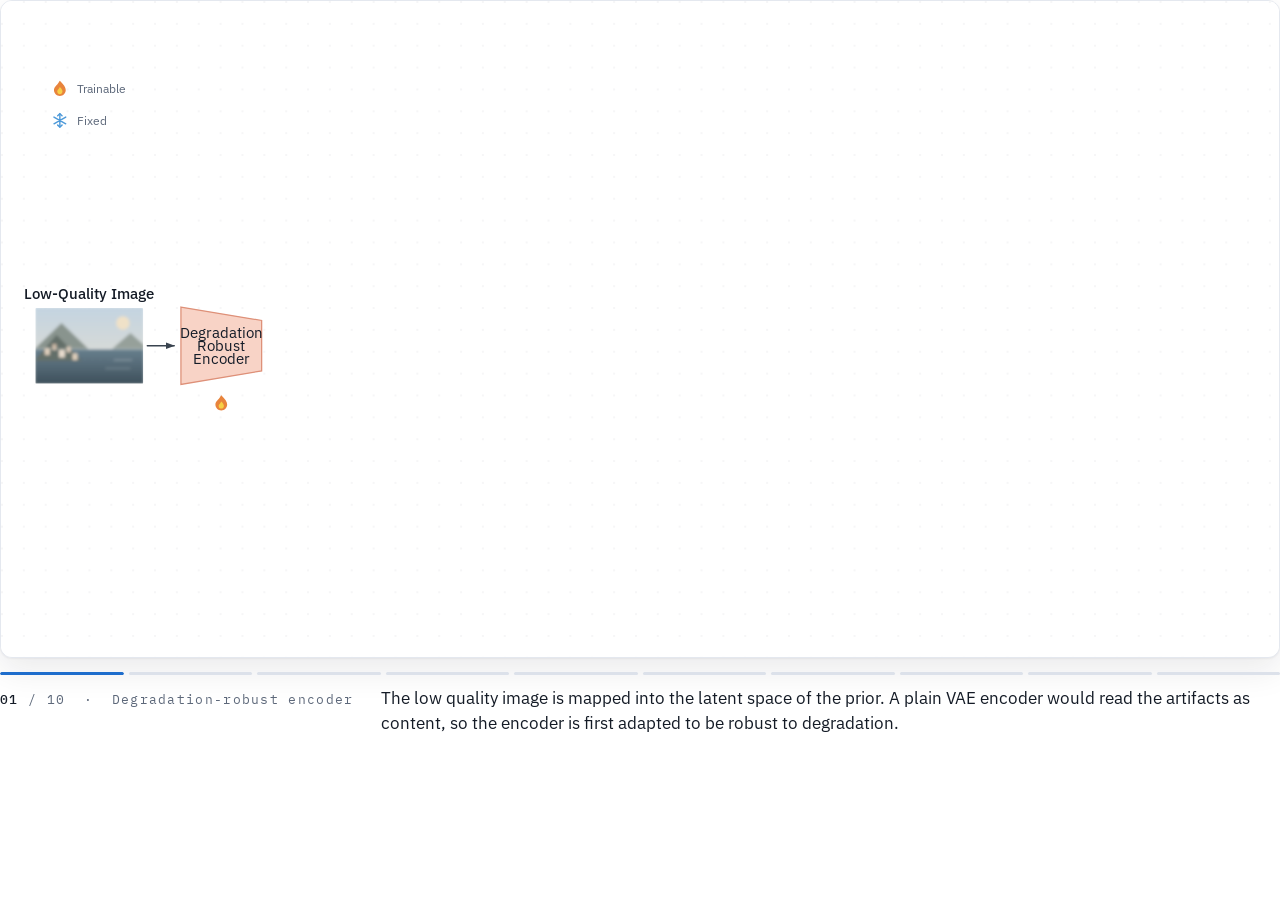
<file: assets/anim/supir.html>
<!doctype html>
<html lang="en" data-theme="light">
<head>
<meta charset="utf-8">
<meta name="viewport" content="width=device-width, initial-scale=1, viewport-fit=cover">
<style>:root{color-scheme:light dark}body{margin:0}img{max-width:100%}[hidden]{display:none!important}</style>
<title>SUPIR Restoration Workflow</title>
<link rel="preconnect" href="https://fonts.gstatic.com" crossorigin>
<link rel="stylesheet" href="https://fonts.googleapis.com/css2?family=IBM+Plex+Mono:wght@400;500&family=IBM+Plex+Sans:wght@400;500;600&family=Source+Serif+4:ital,opsz,wght@1,8..60,400;1,8..60,600&display=swap">
<style>
:root{
  --sans:"IBM Plex Sans",-apple-system,BlinkMacSystemFont,"Segoe UI",Helvetica,Arial,sans-serif;
  --mono:"IBM Plex Mono",ui-monospace,SFMono-Regular,Menlo,monospace;
  --serif:"Source Serif 4",Georgia,"Times New Roman",serif;

  --bg:#F1F3F7;
  --plate:#FFFFFF;
  --ink:#141B26;
  --muted:#5D687A;
  --hair:#DCE1EA;
  --plate-hair:#E4E8EF;
  --grid:rgba(20,27,38,.055);
  --shadow:0 1px 2px rgba(20,27,38,.05),0 12px 34px rgba(20,27,38,.09);

  --accent:#1E6DCC;
  --pink:#BE2F88;
  --green:#28794A;
  --wire:#39434F;

  --chip-ink:#141C28;
  --c-blue-f:#D4E6F9;    --c-blue-s:#78A9DF;
  --c-green-f:#D6EBDA;   --c-green-s:#6DB27E;
  --c-pink-f:#F8D9E8;    --c-pink-s:#DD9BC2;
  --c-tan-f:#FBE4CE;     --c-tan-s:#E4AD78;
  --c-salmon-f:#F8D3C6;  --c-salmon-s:#DE9078;
  --c-magenta-f:#F9D6EF; --c-magenta-s:#D98BC9;
  --box-f:#F0F2F6;       --box-s:#C6CCD7;
}
@media (prefers-color-scheme:dark){
  :root:not([data-theme="light"]){
    --bg:#0B0E13; --plate:#141A23; --ink:#E3E9F1; --muted:#94A0B2;
    --hair:#232B37; --plate-hair:#232B37; --grid:rgba(255,255,255,.05);
    --shadow:0 1px 2px rgba(0,0,0,.5),0 16px 40px rgba(0,0,0,.45);
    --accent:#6FADF4; --pink:#F27FC6; --green:#66C98C; --wire:#98A5B7;
    --box-f:rgba(255,255,255,.045); --box-s:#39424F;
  }
}
:root[data-theme="dark"]{
  --bg:#0B0E13; --plate:#141A23; --ink:#E3E9F1; --muted:#94A0B2;
  --hair:#232B37; --plate-hair:#232B37; --grid:rgba(255,255,255,.05);
  --shadow:0 1px 2px rgba(0,0,0,.5),0 16px 40px rgba(0,0,0,.45);
  --accent:#6FADF4; --pink:#F27FC6; --green:#66C98C; --wire:#98A5B7;
  --box-f:rgba(255,255,255,.045); --box-s:#39424F;
}

*{box-sizing:border-box}
body{margin:0;background:var(--bg);color:var(--ink);font-family:var(--sans);font-size:14px;line-height:1.5;-webkit-font-smoothing:antialiased}
.wrap{max-width:1720px;margin:0 auto;padding-inline:16px;padding-block:clamp(18px,3vw,34px);display:flex;flex-direction:column;gap:clamp(14px,2vw,20px)}

.head{display:flex;align-items:flex-end;justify-content:space-between;gap:20px;flex-wrap:wrap}
.head .who{display:flex;flex-direction:column;gap:5px;min-width:0}
.eyebrow{font-family:var(--mono);font-size:11px;letter-spacing:.14em;text-transform:uppercase;color:var(--muted)}
h1{margin:0;font-size:clamp(20px,2.6vw,27px);font-weight:600;letter-spacing:-.015em;text-wrap:balance}
.sub{margin:0;color:var(--muted);max-width:66ch;font-size:14px}
.btn{flex:none;display:inline-flex;align-items:center;gap:8px;font-family:var(--mono);font-size:12px;letter-spacing:.06em;text-transform:uppercase;color:var(--ink);background:var(--plate);border:1px solid var(--hair);border-radius:999px;padding:9px 15px;cursor:pointer;transition:border-color .2s,color .2s}
.btn:hover{border-color:var(--accent);color:var(--accent)}
.btn:focus-visible{outline:2px solid var(--accent);outline-offset:2px}
.btn svg{width:11px;height:11px;fill:currentColor}

.plate{background:var(--plate);border:1px solid var(--plate-hair);border-radius:14px;box-shadow:var(--shadow);overflow:hidden}
.stage{overflow-x:auto;overflow-y:hidden}
.stage svg{display:block;width:100%;min-width:1180px;height:auto}

.rail{display:flex;flex-direction:column;gap:11px}
.ticks{display:flex;gap:5px}
.tick{flex:1;height:3px;border-radius:2px;background:var(--hair);overflow:hidden}
.tick i{display:block;height:100%;width:0;background:var(--accent);border-radius:2px}
.tick.done i{width:100%}
.tick.live i{width:100%;transition:width linear var(--dur,3s)}
.cap{display:flex;gap:clamp(12px,3vw,28px);align-items:baseline;flex-wrap:wrap;min-height:46px}
.cap .idx{font-family:var(--mono);font-size:13px;letter-spacing:.1em;color:var(--muted);white-space:nowrap;flex:none;font-variant-numeric:tabular-nums}
.cap .idx b{color:var(--ink);font-weight:500}
.cap .say{margin:0;font-size:clamp(15px,1.6vw,17px);max-width:88ch;color:var(--ink)}
.cap .say em{font-family:var(--serif);font-style:italic}

svg text{font-family:var(--sans);font-size:17.4px}
.t{fill:var(--chip-ink)}
.lbl{fill:var(--ink);font-weight:500}
.mini{fill:var(--muted);font-size:14.5px}
.mv{font-family:var(--serif);font-style:italic}
.mvb{font-family:var(--serif);font-style:italic;font-weight:600}
.mv:not([font-size]),.mvb:not([font-size]){font-size:1.13em}

.rv{opacity:0;transition:opacity .34s ease}
.rv.pop{transform-box:fill-box;transform-origin:center;transform:scale(.94);transition:opacity .34s ease,transform .34s cubic-bezier(.2,.8,.25,1)}
.rv.on{opacity:1;transform:none}
.wire{fill:none;stroke:var(--wire);stroke-width:1.7;stroke-linecap:round;stroke-linejoin:round;transition:stroke-dashoffset .38s cubic-bezier(.3,.7,.3,1)}
.wire.thin{stroke-width:1.4;opacity:.7}
.gdash{fill:none;stroke:var(--green);stroke-width:2;stroke-dasharray:9 7;stroke-linecap:round;stroke-linejoin:round}
.bdash{fill:none;stroke:var(--accent);stroke-width:2.1;stroke-dasharray:11 8;stroke-linecap:round;stroke-linejoin:round}
.pdash{fill:none;stroke:var(--pink);stroke-width:2.1;stroke-dasharray:11 8;stroke-linecap:round;stroke-linejoin:round}
.on .gdash,.on .bdash,.on .pdash{animation:march 1.05s linear infinite}
@keyframes march{to{stroke-dashoffset:-19}}
.frame{stroke-width:1.5}
.chip{fill:var(--plate)}

.resetting *{transition-delay:0s!important;transition-duration:.24s!important}
@media (prefers-reduced-motion:reduce){
  .rv{transition:none}
  .on .gdash,.on .bdash,.on .pdash{animation:none}
  .flow{display:none}
  .tick.live i{transition:none}
}
@media (max-width:640px){.cap{min-height:64px}}
</style>


<style id="shm-embed">
/* ---- embedded in the Super Hyper Master paper pages ---- */
html,body{background:transparent}
/* the host page supplies the heading and the play control */
.head{display:none}
/* narrow screens: fit the whole figure instead of forcing a sideways scroll */
@media (max-width:1000px){
  .stage svg{min-width:0}
  .cap{min-height:0}
  .cap .say{font-size:14px}
}
.wrap{max-width:none;padding-inline:0;padding-block:0;gap:14px}
.plate{border-radius:12px}
.head{align-items:flex-start}
@media (max-width:700px){ .head .btn{align-self:flex-start} }
</style>
</head>
<body>
<div class="wrap">
  <header class="head">
    <div class="who">
      <span class="eyebrow">Scaling up image restoration</span>
      <h1>SUPIR Restoration Workflow</h1>
      <p class="sub">A large diffusion prior steered by a trimmed adaptor, told what it is looking at by a multimodal LLM, and held to the input by restoration guided sampling.</p>
    </div>
    <button class="btn" id="toggle" aria-label="Pause the animation">
      <svg viewBox="0 0 10 12" aria-hidden="true"><rect x="0" y="0" width="3.2" height="12" rx="1"/><rect x="6.8" y="0" width="3.2" height="12" rx="1"/></svg>
      <span id="toggleLabel">Pause</span>
    </button>
  </header>

  <div class="plate">
    <div class="stage">
<svg id="fig" viewBox="0 0 1520 780" role="img" aria-label="SUPIR workflow: a degradation robust encoder maps the low quality image into latent space, a multimodal language model writes a prompt describing it, a trimmed ControlNet steers a pretrained SDXL prior through T sampling steps with restoration guidance and negative quality classifier free guidance, and the latent is decoded into the restored image.">
<defs>
  <linearGradient id="gSky" x1="0" y1="0" x2="0" y2="1"><stop offset="0" stop-color="#B7D6EC"/><stop offset="1" stop-color="#EADDC6"/></linearGradient>
  <linearGradient id="gSea" x1="0" y1="0" x2="0" y2="1"><stop offset="0" stop-color="#53829A"/><stop offset="1" stop-color="#2C5164"/></linearGradient>
  <pattern id="dots" width="26" height="26" patternUnits="userSpaceOnUse"><circle cx="1.2" cy="1.2" r="1.1" fill="var(--grid)"/></pattern>
  <filter id="fLQ" x="-6%" y="-6%" width="112%" height="112%"><feGaussianBlur stdDeviation="2.2"/><feColorMatrix type="saturate" values="0.55"/></filter>
  <filter id="fMid" x="-6%" y="-6%" width="112%" height="112%"><feGaussianBlur stdDeviation="0.9"/></filter>
  <clipPath id="bboxClip" clipPathUnits="objectBoundingBox"><rect x="0" y="0" width="1" height="1"/></clipPath>
  <filter id="fNoise" x="0" y="0" width="100%" height="100%">
    <feTurbulence type="fractalNoise" baseFrequency="0.7" numOctaves="4" seed="9"/>
    <feComponentTransfer><feFuncA type="linear" slope="0" intercept="1"/></feComponentTransfer>
    <feColorMatrix type="saturate" values="0.14"/>
  </filter>

  <marker id="mW" markerWidth="11" markerHeight="8" refX="10.2" refY="4" orient="auto" markerUnits="userSpaceOnUse"><path d="M0,0 L11,4 L0,8 Z" fill="var(--wire)"/></marker>
  <marker id="mG" markerWidth="12" markerHeight="9" refX="11.2" refY="4.5" orient="auto-start-reverse" markerUnits="userSpaceOnUse"><path d="M0,0 L12,4.5 L0,9 Z" fill="var(--green)"/></marker>
  <marker id="mP" markerWidth="12" markerHeight="9" refX="11.2" refY="4.5" orient="auto-start-reverse" markerUnits="userSpaceOnUse"><path d="M0,0 L12,4.5 L0,9 Z" fill="var(--pink)"/></marker>

  <g id="scene">
    <rect width="130" height="92" fill="url(#gSky)"/>
    <circle cx="105" cy="19" r="8" fill="#FFE1A6" opacity=".9"/>
    <rect y="50" width="130" height="42" fill="url(#gSea)"/>
    <path d="M0,50 L32,19 L64,50 Z" fill="#82968B"/>
    <path d="M92,50 L114,31 L130,45 L130,50 Z" fill="#8FA298"/>
    <path d="M0,64 L26,33 L56,64 Z" fill="#5C7166"/>
    <rect x="12" y="49" width="6" height="8" fill="#EBCDA8"/>
    <rect x="21" y="44" width="5" height="7" fill="#DBB791"/>
    <rect x="29" y="51" width="7" height="9" fill="#F2DBC0"/>
    <rect x="38" y="47" width="5" height="7" fill="#E3C3A0"/>
    <rect x="45" y="55" width="6" height="8" fill="#EBCDA8"/>
    <rect y="49" width="130" height="1.6" fill="#fff" opacity=".28"/>
    <rect x="94" y="62" width="22" height="2" fill="#fff" opacity=".22"/>
    <rect x="84" y="72" width="30" height="2" fill="#fff" opacity=".16"/>
  </g>
  <g id="noiseP"><rect width="70" height="44" fill="#6E7884"/><rect width="70" height="44" filter="url(#fNoise)"/></g>
  <g id="snow" stroke="#4E9AD9" stroke-width="1.7" stroke-linecap="round" fill="none">
    <path d="M0,-8 V8 M-7,-4 L7,4 M-7,4 L7,-4"/>
    <path d="M-2.6,-5.6 L0,-8 L2.6,-5.6 M-2.6,5.6 L0,8 L2.6,5.6"/>
  </g>
  <g id="flame">
    <path d="M0,-9 C4.6,-4.2 7,-1.4 7,2 C7,6 3.9,9 0,9 C-3.9,9 -7,6 -7,2 C-7,-1.8 -3.4,-3.6 -1.4,-7 C-1,-7.7 -0.5,-8.4 0,-9 Z" fill="#E8843C"/>
    <path d="M0,-1.6 C2.2,0.6 3.1,2 3.1,3.6 C3.1,5.5 1.7,6.8 0,6.8 C-1.7,6.8 -3.1,5.5 -3.1,3.6 C-3.1,2.1 -1.6,1.1 -0.7,-0.4 C-0.5,-0.8 -0.2,-1.2 0,-1.6 Z" fill="#F7D046"/>
  </g>
</defs>

<rect width="1520" height="780" fill="var(--plate)"/>
<rect width="1520" height="780" fill="url(#dots)"/>

<!-- ===== step 1 : low quality input and the degradation-robust encoder ===== -->
<g class="rv" data-s="1" data-d="0">
  <g transform="translate(70,104)"><use href="#flame"/></g>
  <text class="mini" x="90" y="110">Trainable</text>
  <g transform="translate(70,142)"><use href="#snow"/></g>
  <text class="mini" x="90" y="148">Fixed</text>
</g>
<g class="rv" data-s="1" data-d="1">
  <text class="lbl" x="105" y="354" text-anchor="middle" font-size="14.5">Low-Quality Image</text>
  <g transform="translate(40,364)"><g clip-path="url(#bboxClip)" filter="url(#fLQ)"><use href="#scene"/></g>
  <rect width="130" height="92" rx="2" fill="none" stroke="var(--plate)" stroke-width="2"/></g>
</g>
<g class="rv" data-s="1" data-d="2"><path class="wire" data-draw d="M174,410 H206" marker-end="url(#mW)"/></g>
<g class="rv pop" data-s="1" data-d="3">
  <path d="M214,364 L310,380 L310,440 L214,456 Z" fill="var(--c-salmon-f)" stroke="var(--c-salmon-s)" class="frame"/>
  <text class="t" x="262" y="400.3" text-anchor="middle" font-size="11.5">Degradation</text>
  <text class="t" x="262" y="416.3" text-anchor="middle" font-size="11.5">Robust</text>
  <text class="t" x="262" y="432.3" text-anchor="middle" font-size="11.5">Encoder</text>
  <g transform="translate(262,478)"><use href="#flame"/></g>
</g>

<!-- ===== step 2 : the model reads the picture ===== -->
<g class="rv" data-s="2" data-d="0">
  <path class="wire" data-draw d="M314,410 H330 V146 H382" marker-end="url(#mW)"/>
  <circle cx="330" cy="384" r="3.8" fill="var(--wire)"/>
</g>
<g class="rv pop" data-s="2" data-d="1">
  <path d="M386,116 L482,100 L482,192 L386,176 Z" fill="var(--c-blue-f)" stroke="var(--c-blue-s)" class="frame"/>
  <text class="t" x="434" y="136.3" text-anchor="middle" font-size="12.5">LDM</text>
  <text class="t" x="434" y="152.3" text-anchor="middle" font-size="12.5">Image</text>
  <text class="t" x="434" y="168.3" text-anchor="middle" font-size="12.5">Decoder</text>
  <g transform="translate(434,214)"><use href="#snow"/></g>
</g>
<g class="rv" data-s="2" data-d="2"><path class="wire" data-draw d="M482,146 H506" marker-end="url(#mW)"/></g>
<g class="rv" data-s="2" data-d="2">
  <text class="mini" x="575" y="92" text-anchor="middle"><tspan class="mv">x</tspan>&#8242;<tspan font-size="11" dy="4">LQ</tspan></text>
  <g transform="translate(510,100)"><g clip-path="url(#bboxClip)" filter="url(#fMid)"><use href="#scene"/></g>
  <rect width="130" height="92" rx="2" fill="none" stroke="var(--plate)" stroke-width="2"/></g>
</g>
<g class="rv" data-s="2" data-d="3"><path class="wire" data-draw d="M644,146 H672" marker-end="url(#mW)"/></g>
<g class="rv pop" data-s="2" data-d="4">
  <rect x="676" y="112" width="180" height="68" rx="8" fill="var(--c-blue-f)" stroke="var(--c-blue-s)" class="frame"/>
  <text class="t" x="766" y="142.3" text-anchor="middle" font-size="14.5">Multi-Modal Large</text>
  <text class="t" x="766" y="162.3" text-anchor="middle" font-size="14.5">Language Model</text>
  <g transform="translate(694,200)"><use href="#snow"/></g>
</g>

<!-- ===== step 3 : the text prompt ===== -->
<g class="rv" data-s="3" data-d="0"><path class="wire" data-draw d="M856,146 H886" marker-end="url(#mW)"/></g>
<g class="rv pop" data-s="3" data-d="1">
  <rect x="890" y="60" width="440" height="102" rx="10" fill="var(--c-tan-f)" stroke="var(--c-tan-s)" stroke-width="1.8"/>
  <text class="t" x="908" y="86" font-size="13.5">The image shows a coastal village with <tspan fill="#A9601A" font-weight="600">pale stone</tspan></text>
  <text class="t" x="908" y="107" font-size="13.5"><tspan fill="#A9601A" font-weight="600">houses</tspan> stacked on a <tspan fill="#A9601A" font-weight="600">steep green hillside</tspan> above</text>
  <text class="t" x="908" y="128" font-size="13.5">a calm blue sea, soft afternoon light, with <tspan fill="#A9601A" font-weight="600">fine</tspan></text>
  <text class="t" x="908" y="149" font-size="13.5"><tspan fill="#A9601A" font-weight="600">texture</tspan> on the walls and the water.</text>
  <text class="mini" x="1330" y="50" text-anchor="end" fill="var(--c-tan-s)">Text Prompt</text>
</g>

<!-- ===== step 4 : the generative prior ===== -->
<g class="rv" data-s="4" data-d="0">
  <text class="mini" x="375" y="478" text-anchor="middle"><tspan class="mv">z</tspan><tspan font-size="11" dy="4">T</tspan><tspan dy="-4"> &#8764; </tspan><tspan class="mv">N</tspan>(0, <tspan class="mv">&#963;</tspan><tspan font-size="11" dy="4">T</tspan><tspan font-size="11" dy="-9">2</tspan><tspan dy="5"> </tspan><tspan class="mv">I</tspan>)</text>
  <g transform="translate(340,414)"><use href="#noiseP"/>
  <rect width="70" height="44" rx="2" fill="none" stroke="var(--plate)" stroke-width="2"/></g>
</g>
<g class="rv" data-s="4" data-d="1"><path class="wire" data-draw d="M410,436 H432" marker-end="url(#mW)"/></g>
<g class="rv pop" data-s="4" data-d="2">
  <rect x="440" y="414" width="196" height="44" rx="7" fill="var(--c-blue-f)" stroke="var(--c-blue-s)" class="frame"/>
  <text class="t" x="538" y="442" text-anchor="middle" font-size="14.5">Pre-Trained SDXL</text>
  <g transform="translate(448,458)"><use href="#snow"/></g>
</g>

<!-- ===== step 5 : the trimmed adaptor ===== -->
<g class="rv pop" data-s="5" data-d="1">
  <rect x="440" y="362" width="196" height="44" rx="7" fill="var(--c-salmon-f)" stroke="var(--c-salmon-s)" class="frame"/>
  <text class="t" x="538" y="390" text-anchor="middle" font-size="14.5">Trimmed ControlNet</text>
  <g transform="translate(448,362)"><use href="#flame"/></g>
</g>
<g class="rv" data-s="5" data-d="0">
  <path class="wire" data-draw d="M330,384 H432" marker-end="url(#mW)"/>
  <text class="mini" x="392" y="374" text-anchor="middle"><tspan class="mv">z</tspan><tspan font-size="11" dy="4">LQ</tspan></text>
</g>
<g class="rv" data-s="5" data-d="2"><path class="wire" data-draw d="M538,406 V410"/></g>

<!-- ===== step 6 : T sampling steps ===== -->
<g class="rv" data-s="6" data-d="0"><path class="wire" data-draw d="M636,436 H658"/></g>
<g class="rv" data-s="6" data-d="1">
  <text x="686" y="376" text-anchor="middle" font-size="16" font-weight="600" fill="var(--ink)">&#215;<tspan class="mv">T</tspan></text>
  <circle cx="664" cy="422" r="4" fill="var(--muted)"/>
  <circle cx="686" cy="422" r="4" fill="var(--muted)"/>
  <circle cx="708" cy="422" r="4" fill="var(--muted)"/>
</g>
<g class="rv" data-s="6" data-d="2"><path class="wire" data-draw d="M714,436 H736" marker-end="url(#mW)"/></g>
<g class="rv pop" data-s="6" data-d="3">
  <rect x="744" y="362" width="196" height="44" rx="7" fill="var(--c-salmon-f)" stroke="var(--c-salmon-s)" class="frame"/>
  <text class="t" x="842" y="390" text-anchor="middle" font-size="14.5">Trimmed ControlNet</text>
  <g transform="translate(752,362)"><use href="#flame"/></g>
  <rect x="744" y="414" width="196" height="44" rx="7" fill="var(--c-blue-f)" stroke="var(--c-blue-s)" class="frame"/>
  <text class="t" x="842" y="442" text-anchor="middle" font-size="14.5">Pre-Trained SDXL</text>
  <g transform="translate(752,458)"><use href="#snow"/></g>
  <path class="wire" d="M842,406 V410"/>
</g>
<g class="rv" data-s="6" data-d="4">
  <path d="M440,470 V480 H940 V470" fill="none" stroke="var(--muted)" stroke-width="1.4" opacity=".6"/>
  <text x="690" y="502" text-anchor="middle" font-size="14.5" font-weight="500" fill="var(--ink)">EDM Sampler with Restoration Guidance</text>
</g>

<!-- ===== step 7 : restoration-guided sampling ===== -->
<g class="rv" data-s="7">
  <path d="M40,540 H740" stroke="var(--hair)" stroke-width="1.5" fill="none"/>
  <text x="40" y="572" font-size="15" font-weight="600" fill="var(--green)">Restoration-Guided Sampling</text>
  <path d="M90,626 H420" stroke="var(--hair)" stroke-width="2" fill="none"/>
  <circle cx="90" cy="626" r="5.5" fill="var(--wire)"/>
  <circle cx="420" cy="626" r="5.5" fill="var(--wire)"/>
  <circle cx="326" cy="626" r="7" fill="var(--green)"/>
  <path id="pPull" class="gdash" d="M412,626 H336" marker-end="url(#mG)"/>
  <text class="mini" x="90" y="652" text-anchor="middle"><tspan class="mv">z</tspan><tspan font-size="11" dy="4">LQ</tspan></text>
  <text class="mini" x="420" y="652" text-anchor="middle"><tspan class="mv">z&#770;</tspan><tspan font-size="11" dy="4">t&#8722;1</tspan></text>
  <text class="mini" x="326" y="606" text-anchor="middle" fill="var(--green)"><tspan class="mv">z</tspan><tspan font-size="11" dy="4">t&#8722;1</tspan></text>
  <text x="470" y="620" font-size="19" fill="var(--ink)"><tspan class="mv">k</tspan><tspan font-size="12" dy="5">t</tspan><tspan dy="-5"> = (</tspan><tspan class="mv">&#963;</tspan><tspan font-size="12" dy="5">t</tspan><tspan dy="-5"> / </tspan><tspan class="mv">&#963;</tspan><tspan font-size="12" dy="5">T</tspan><tspan dy="-5">)</tspan><tspan font-size="12" dy="-8"><tspan class="mv">&#964;</tspan>r</tspan></text>
  <text class="mini" x="470" y="648">large early: the result follows the input</text>
  <text class="mini" x="470" y="668">small late: detail is free to generate</text>
</g>

<!-- ===== step 8 : negative-quality prompts and CFG ===== -->
<g class="rv pop" data-s="8" data-d="0">
  <rect x="890" y="176" width="440" height="72" rx="10" fill="var(--c-pink-f)" stroke="var(--c-pink-s)" stroke-width="1.8"/>
  <text class="t" x="908" y="207.8" font-size="13.5">oil painting, cartoon, blur, dirty, messy, low quality,</text>
  <text class="t" x="908" y="228.8" font-size="13.5">deformation, low resolution, oversmooth</text>
  <text class="mini" x="876" y="206" text-anchor="end" fill="var(--pink)">Negative-Quality</text>
  <text class="mini" x="876" y="226" text-anchor="end" fill="var(--pink)">Prompt</text>
</g>
<g class="rv" data-s="8" data-d="1">
  <path d="M780,540 H1480" stroke="var(--hair)" stroke-width="1.5" fill="none"/>
  <text x="780" y="572" font-size="15" font-weight="600" fill="var(--pink)">Negative-Quality Classifier-Free Guidance</text>
  <text x="780" y="618" font-size="19" fill="var(--ink)"><tspan class="mv">z</tspan><tspan font-size="12" dy="5">t&#8722;1</tspan><tspan dy="-5"> = </tspan><tspan class="mv">z</tspan><tspan font-size="12" dy="5">t&#8722;1</tspan><tspan font-size="12" dy="-17">pos</tspan><tspan dy="12"> + </tspan><tspan class="mv">&#955;</tspan><tspan font-size="12" dy="5">cfg</tspan><tspan dy="-5"> (</tspan><tspan class="mv">z</tspan><tspan font-size="12" dy="5">t&#8722;1</tspan><tspan font-size="12" dy="-17">pos</tspan><tspan dy="12"> &#8722; </tspan><tspan class="mv">z</tspan><tspan font-size="12" dy="5">t&#8722;1</tspan><tspan font-size="12" dy="-17">neg</tspan><tspan dy="12">)</tspan></text>
  <text class="mini" x="780" y="652">100K negative-quality images were added to the training set, so the model</text>
  <text class="mini" x="780" y="672">actually learns the concept it is being told to avoid.</text>
</g>

<!-- ===== step 9 : decode the result ===== -->
<g class="rv" data-s="9" data-d="0">
  <path class="wire" data-draw d="M940,436 H996" marker-end="url(#mW)"/>
  <text class="mini" x="968" y="424" text-anchor="middle"><tspan class="mv">z</tspan><tspan font-size="11" dy="4">0</tspan></text>
</g>
<g class="rv pop" data-s="9" data-d="1">
  <path d="M1000,380 L1096,364 L1096,456 L1000,440 Z" fill="var(--c-blue-f)" stroke="var(--c-blue-s)" class="frame"/>
  <text class="t" x="1048" y="400.3" text-anchor="middle" font-size="12.5">LDM</text>
  <text class="t" x="1048" y="416.3" text-anchor="middle" font-size="12.5">Image</text>
  <text class="t" x="1048" y="432.3" text-anchor="middle" font-size="12.5">Decoder</text>
  <g transform="translate(1048,478)"><use href="#snow"/></g>
</g>
<g class="rv" data-s="9" data-d="2"><path class="wire" data-draw d="M1096,410 H1136" marker-end="url(#mW)"/></g>
<g class="rv" data-s="9" data-d="3">
  <text class="lbl" x="1205" y="354" text-anchor="middle" font-size="14.5">Restoration Result</text>
  <g transform="translate(1140,364)"><use href="#scene"/>
  <rect width="130" height="92" rx="2" fill="none" stroke="var(--plate)" stroke-width="2"/></g>
</g>

<!-- ===== step 10 : the scale behind it ===== -->
<g class="rv" data-s="10">
  <path d="M40,706 H1480" stroke="var(--hair)" stroke-width="1.5" fill="none"/>
  <text class="mini" x="40" y="740">20M high-quality 1024&#215;1024 images with text annotations &#183; 70K unaligned faces &#183; 100K negative-quality samples &#183; SDXL Base as the prior &#183; 64 A6000 GPUs for 10 days</text>
</g>

<!-- ===== travelling pulses ===== -->
<g class="rv flow" data-s="7">
  <circle r="9" fill="var(--green)" opacity=".22"><animateMotion dur="1.8s" repeatCount="indefinite"><mpath href="#pPull"/></animateMotion></circle>
  <circle r="4" fill="var(--green)"><animateMotion dur="1.8s" repeatCount="indefinite"><mpath href="#pPull"/></animateMotion></circle>
</g>
</svg>
    </div>
  </div>

  <div class="rail">
    <div class="ticks" id="ticks" aria-hidden="true"></div>
    <div class="cap">
      <span class="idx"><b id="capNum">01</b> / 10 &nbsp;&#183;&nbsp; <span id="capKey">Degradation-robust encoder</span></span>
      <p class="say" id="capSay" aria-live="polite"></p>
    </div>
  </div>
</div>

<script>
(function(){
  var STEPS = [
    {k:"Degradation-robust encoder", ms:2584,
     s:"The low quality image is mapped into the latent space of the prior. A plain VAE encoder would read the artifacts as content, so the encoder is first adapted to be robust to degradation."},
    {k:"Reading the picture", ms:2584,
     s:"That latent is decoded back to pixels and handed to a multimodal language model, which describes what is actually in the image."},
    {k:"Text prompt", ms:2720,
     s:"The description becomes the prompt. It carries the model's understanding of the content, and it is also where a person can step in and say what a blurred region should be."},
    {k:"The generative prior", ms:2448,
     s:"Sampling starts from pure noise inside a frozen pretrained SDXL, the largest generative prior this pipeline could be scaled to."},
    {k:"Trimmed adaptor", ms:2992,
     s:"What steers it is a ControlNet with half the ViT blocks trimmed out of the trainable copy, wired in through ZeroSFT modules rather than plain zero convolutions, so the low quality latent can control generation at the pixel level."},
    {k:"T sampling steps", ms:2448,
     s:"That pair runs for T steps of an EDM sampler, every step conditioned on the low quality latent and on the prompt."},
    {k:"Restoration guidance", ms:2992,
     s:"At each step the prediction is pulled back toward the low quality latent with weight k. Early on, while structure is being decided, the pull is strong; later, while texture is being drawn, it fades away."},
    {k:"Negative-quality guidance", ms:2856,
     s:"Two predictions are made at every step, one on the positive prompt and one on a fixed negative quality prompt, and classifier free guidance pushes the result away from the second."},
    {k:"Decoding", ms:2312,
     s:"After the last step the latent is decoded into the restored image."},
    {k:"The scale behind it", ms:3672,
     s:"None of it is free. The result rests on a 20 million image dataset with text annotations, a deliberate helping of negative quality samples, and ten days on 64 GPUs."}
  ];

  var fig = document.getElementById('fig');
  var groups = [].slice.call(fig.querySelectorAll('[data-s]'));
  var draws = [].slice.call(fig.querySelectorAll('[data-draw]'));
  var ticksEl = document.getElementById('ticks');
  var capNum = document.getElementById('capNum');
  var capKey = document.getElementById('capKey');
  var capSay = document.getElementById('capSay');
  var btn = document.getElementById('toggle');
  var btnLabel = document.getElementById('toggleLabel');
  var reduce = window.matchMedia('(prefers-reduced-motion: reduce)');

  var ICON_PAUSE = '<rect x="0" y="0" width="3.2" height="12" rx="1"/><rect x="6.8" y="0" width="3.2" height="12" rx="1"/>';
  var ICON_PLAY  = '<path d="M0 0 L10 6 L0 12 Z"/>';

  draws.forEach(function(el){
    var L = 0;
    try { L = el.getTotalLength(); } catch(e) { L = 0; }
    el.dataset.len = L;
    if (L) { el.style.strokeDasharray = L + ' ' + L; el.style.strokeDashoffset = L; }
  });

  var ticks = STEPS.map(function(){
    var t = document.createElement('div');
    t.className = 'tick';
    t.appendChild(document.createElement('i'));
    ticksEl.appendChild(t);
    return t;
  });

  var idx = 0, timer = null, playing = false, resetting = false;

  function paint(i, animateTick){
    groups.forEach(function(g){
      var on = Number(g.dataset.s) <= i + 1;
      var d = Number(g.dataset.d || 0) * 82;
      g.style.transitionDelay = on ? d + 'ms' : '0ms';
      g.classList.toggle('on', on);
    });
    draws.forEach(function(el){
      var g = el.closest('[data-s]');
      var on = g && Number(g.dataset.s) <= i + 1;
      var d = Number((g && g.dataset.d) || 0) * 82 + 54;
      el.style.transitionDelay = on ? d + 'ms' : '0ms';
      el.style.strokeDashoffset = on ? 0 : (el.dataset.len || 0);
    });
    capNum.textContent = (i + 1 < 10 ? '0' : '') + (i + 1);
    capKey.textContent = STEPS[i].k;
    capSay.innerHTML = STEPS[i].s;
    ticks.forEach(function(t, j){ t.className = 'tick' + (j < i ? ' done' : ''); });
    if (animateTick) {
      ticks[i].style.setProperty('--dur', STEPS[i].ms + 'ms');
      void ticks[i].offsetWidth;
      ticks[i].classList.add('live');
    } else {
      ticks[i].classList.add('done');
    }
  }

  function schedule(){
    clearTimeout(timer);
    timer = setTimeout(function(){
      if (idx >= STEPS.length - 1) { restart(); }
      else { idx += 1; paint(idx, true); schedule(); }
    }, STEPS[idx].ms);
  }

  function restart(){
    resetting = true;
    document.body.classList.add('resetting');
    groups.forEach(function(g){ g.classList.remove('on'); g.style.transitionDelay = '0ms'; });
    draws.forEach(function(el){ el.style.transitionDelay = '0ms'; el.style.strokeDashoffset = el.dataset.len || 0; });
    ticks.forEach(function(t){ t.className = 'tick'; });
    timer = setTimeout(function(){
      document.body.classList.remove('resetting');
      resetting = false;
      idx = 0; paint(0, true); schedule();
    }, 320);
  }

  function play(){
    playing = true;
    btnLabel.textContent = 'Pause';
    btn.setAttribute('aria-label', 'Pause the animation');
    btn.querySelector('svg').innerHTML = ICON_PAUSE;
    paint(idx, true);
    schedule();
  }
  function pause(){
    playing = false;
    clearTimeout(timer);
    document.body.classList.remove('resetting');
    if (resetting) { resetting = false; idx = 0; paint(0, false); }
    btnLabel.textContent = 'Play';
    btn.setAttribute('aria-label', 'Play the animation');
    btn.querySelector('svg').innerHTML = ICON_PLAY;
    ticks.forEach(function(t, j){ t.className = 'tick' + (j <= idx ? ' done' : ''); });
  }
  function step(delta){
    if (playing) pause();
    idx = Math.min(STEPS.length - 1, Math.max(0, idx + delta));
    paint(idx, false);
  }

  btn.addEventListener('click', function(){ playing ? pause() : play(); });
  document.addEventListener('keydown', function(e){
    if (e.key === 'ArrowRight') { e.preventDefault(); step(1); }
    else if (e.key === 'ArrowLeft') { e.preventDefault(); step(-1); }
    else if (e.key === ' ' || e.key === 'Spacebar') { e.preventDefault(); playing ? pause() : play(); }
  });

  if (reduce.matches) { idx = STEPS.length - 1; paint(idx, false); pause(); }
  else { paint(0, false); play(); }
})();
</script>


<script>
/* ---- embed bridge: report height to the host page, accept play/pause ---- */
(function(){
  if (window.parent === window) return;
  var last = 0;
  function post(){
    var h = Math.ceil(document.documentElement.getBoundingClientRect().height);
    if (h && Math.abs(h - last) > 1) { last = h; parent.postMessage({type:'shm-anim-height', h:h}, '*'); }
  }
  if (window.ResizeObserver) new ResizeObserver(post).observe(document.documentElement);
  window.addEventListener('load', post);
  window.addEventListener('resize', post);
  document.fonts && document.fonts.ready && document.fonts.ready.then(post);
  post();

  function playing(){
    var label = document.getElementById('toggleLabel');
    return !!label && (label.textContent || '').trim() === 'Pause';
  }
  function announce(){ parent.postMessage({type:'shm-anim-state', playing:playing()}, '*'); }

  window.addEventListener('message', function(e){
    var d = e.data || {};
    if (d.type !== 'shm-anim-cmd') return;
    var btn = document.getElementById('toggle');
    if (!btn) return;
    if (d.cmd === 'prev' || d.cmd === 'next') {
      /* the figure already steps on ArrowLeft/ArrowRight — hand it one */
      document.dispatchEvent(new KeyboardEvent('keydown', {
        key: d.cmd === 'next' ? 'ArrowRight' : 'ArrowLeft', bubbles: true
      }));
      announce();
      return;
    }
    if (d.cmd === 'toggle') btn.click();
    if (d.cmd === 'pause' && playing()) btn.click();
    if (d.cmd === 'play' && !playing()) btn.click();
    announce();
  });

  var lbl = document.getElementById('toggleLabel');
  if (lbl && window.MutationObserver) new MutationObserver(announce).observe(lbl, {childList:true, characterData:true, subtree:true});
  window.addEventListener('load', announce);
  announce();
})();
</script>
</body>
</html>
</file>
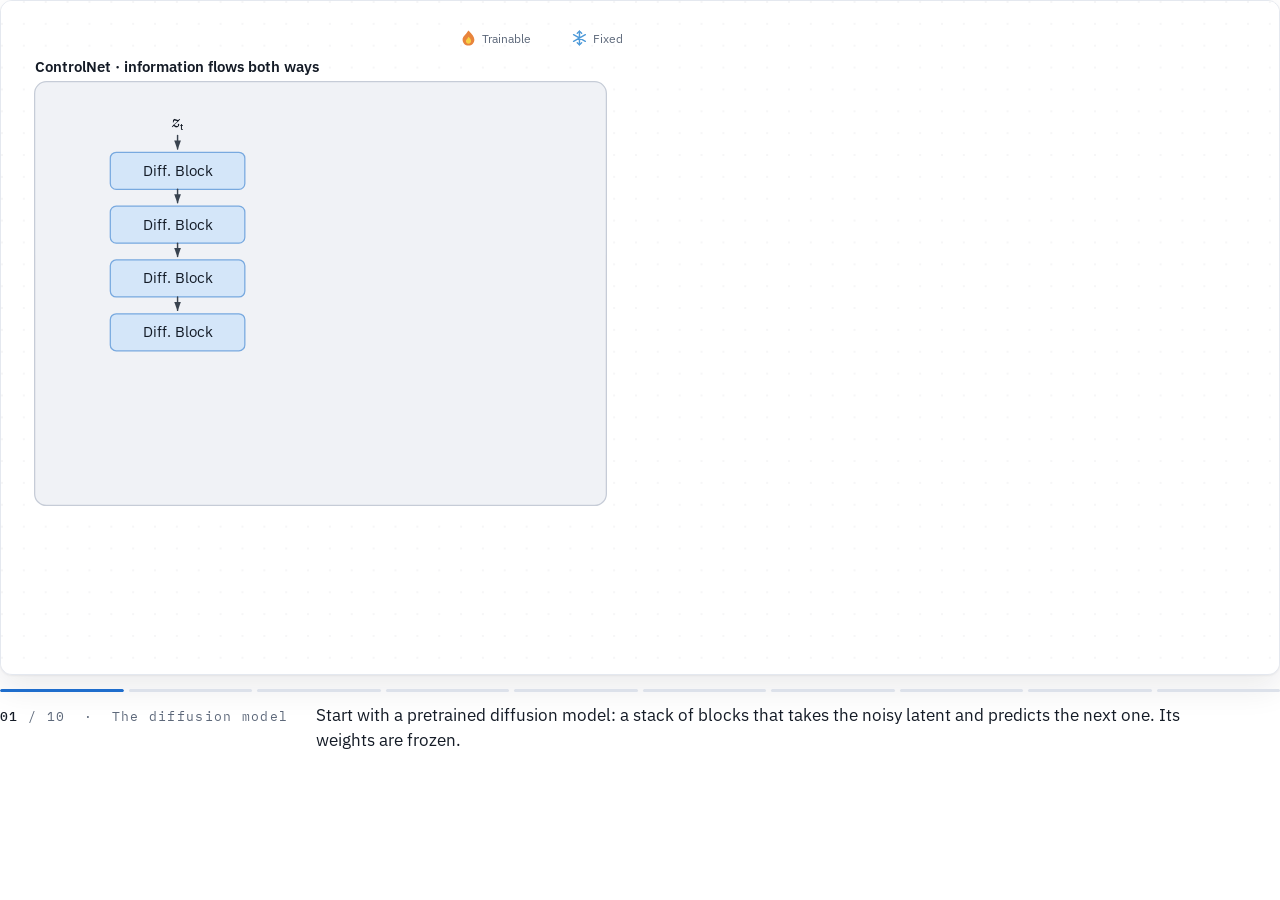
<file: assets/anim/unicon.html>
<!doctype html>
<html lang="en" data-theme="light">
<head>
<meta charset="utf-8">
<meta name="viewport" content="width=device-width, initial-scale=1, viewport-fit=cover">
<style>:root{color-scheme:light dark}body{margin:0}img{max-width:100%}[hidden]{display:none!important}</style>
<title>UniCon Information Flow</title>
<link rel="preconnect" href="https://fonts.gstatic.com" crossorigin>
<link rel="stylesheet" href="https://fonts.googleapis.com/css2?family=IBM+Plex+Mono:wght@400;500&family=IBM+Plex+Sans:wght@400;500;600&family=Source+Serif+4:ital,opsz,wght@1,8..60,400;1,8..60,600&display=swap">
<style>
:root{
  --sans:"IBM Plex Sans",-apple-system,BlinkMacSystemFont,"Segoe UI",Helvetica,Arial,sans-serif;
  --mono:"IBM Plex Mono",ui-monospace,SFMono-Regular,Menlo,monospace;
  --serif:"Source Serif 4",Georgia,"Times New Roman",serif;

  --bg:#F1F3F7;
  --plate:#FFFFFF;
  --ink:#141B26;
  --muted:#5D687A;
  --hair:#DCE1EA;
  --plate-hair:#E4E8EF;
  --grid:rgba(20,27,38,.055);
  --shadow:0 1px 2px rgba(20,27,38,.05),0 12px 34px rgba(20,27,38,.09);

  --accent:#1E6DCC;
  --pink:#BE2F88;
  --green:#28794A;
  --wire:#39434F;

  --chip-ink:#141C28;
  --c-blue-f:#D4E6F9;    --c-blue-s:#78A9DF;
  --c-green-f:#D6EBDA;   --c-green-s:#6DB27E;
  --c-pink-f:#F8D9E8;    --c-pink-s:#DD9BC2;
  --c-tan-f:#FBE4CE;     --c-tan-s:#E4AD78;
  --c-salmon-f:#F8D3C6;  --c-salmon-s:#DE9078;
  --c-magenta-f:#F9D6EF; --c-magenta-s:#D98BC9;
  --box-f:#F0F2F6;       --box-s:#C6CCD7;
}
@media (prefers-color-scheme:dark){
  :root:not([data-theme="light"]){
    --bg:#0B0E13; --plate:#141A23; --ink:#E3E9F1; --muted:#94A0B2;
    --hair:#232B37; --plate-hair:#232B37; --grid:rgba(255,255,255,.05);
    --shadow:0 1px 2px rgba(0,0,0,.5),0 16px 40px rgba(0,0,0,.45);
    --accent:#6FADF4; --pink:#F27FC6; --green:#66C98C; --wire:#98A5B7;
    --box-f:rgba(255,255,255,.045); --box-s:#39424F;
  }
}
:root[data-theme="dark"]{
  --bg:#0B0E13; --plate:#141A23; --ink:#E3E9F1; --muted:#94A0B2;
  --hair:#232B37; --plate-hair:#232B37; --grid:rgba(255,255,255,.05);
  --shadow:0 1px 2px rgba(0,0,0,.5),0 16px 40px rgba(0,0,0,.45);
  --accent:#6FADF4; --pink:#F27FC6; --green:#66C98C; --wire:#98A5B7;
  --box-f:rgba(255,255,255,.045); --box-s:#39424F;
}

*{box-sizing:border-box}
body{margin:0;background:var(--bg);color:var(--ink);font-family:var(--sans);font-size:14px;line-height:1.5;-webkit-font-smoothing:antialiased}
.wrap{max-width:1720px;margin:0 auto;padding-inline:16px;padding-block:clamp(18px,3vw,34px);display:flex;flex-direction:column;gap:clamp(14px,2vw,20px)}

.head{display:flex;align-items:flex-end;justify-content:space-between;gap:20px;flex-wrap:wrap}
.head .who{display:flex;flex-direction:column;gap:5px;min-width:0}
.eyebrow{font-family:var(--mono);font-size:11px;letter-spacing:.14em;text-transform:uppercase;color:var(--muted)}
h1{margin:0;font-size:clamp(20px,2.6vw,27px);font-weight:600;letter-spacing:-.015em;text-wrap:balance}
.sub{margin:0;color:var(--muted);max-width:66ch;font-size:14px}
.btn{flex:none;display:inline-flex;align-items:center;gap:8px;font-family:var(--mono);font-size:12px;letter-spacing:.06em;text-transform:uppercase;color:var(--ink);background:var(--plate);border:1px solid var(--hair);border-radius:999px;padding:9px 15px;cursor:pointer;transition:border-color .2s,color .2s}
.btn:hover{border-color:var(--accent);color:var(--accent)}
.btn:focus-visible{outline:2px solid var(--accent);outline-offset:2px}
.btn svg{width:11px;height:11px;fill:currentColor}

.plate{background:var(--plate);border:1px solid var(--plate-hair);border-radius:14px;box-shadow:var(--shadow);overflow:hidden}
.stage{overflow-x:auto;overflow-y:hidden}
.stage svg{display:block;width:100%;min-width:1180px;height:auto}

.rail{display:flex;flex-direction:column;gap:11px}
.ticks{display:flex;gap:5px}
.tick{flex:1;height:3px;border-radius:2px;background:var(--hair);overflow:hidden}
.tick i{display:block;height:100%;width:0;background:var(--accent);border-radius:2px}
.tick.done i{width:100%}
.tick.live i{width:100%;transition:width linear var(--dur,3s)}
.cap{display:flex;gap:clamp(12px,3vw,28px);align-items:baseline;flex-wrap:wrap;min-height:46px}
.cap .idx{font-family:var(--mono);font-size:13px;letter-spacing:.1em;color:var(--muted);white-space:nowrap;flex:none;font-variant-numeric:tabular-nums}
.cap .idx b{color:var(--ink);font-weight:500}
.cap .say{margin:0;font-size:clamp(15px,1.6vw,17px);max-width:88ch;color:var(--ink)}
.cap .say em{font-family:var(--serif);font-style:italic}

svg text{font-family:var(--sans);font-size:17.4px}
.t{fill:var(--chip-ink)}
.lbl{fill:var(--ink);font-weight:500}
.mini{fill:var(--muted);font-size:14.5px}
.mv{font-family:var(--serif);font-style:italic}
.mvb{font-family:var(--serif);font-style:italic;font-weight:600}
.mv:not([font-size]),.mvb:not([font-size]){font-size:1.13em}

.rv{opacity:0;transition:opacity .34s ease}
.rv.pop{transform-box:fill-box;transform-origin:center;transform:scale(.94);transition:opacity .34s ease,transform .34s cubic-bezier(.2,.8,.25,1)}
.rv.on{opacity:1;transform:none}
.wire{fill:none;stroke:var(--wire);stroke-width:1.7;stroke-linecap:round;stroke-linejoin:round;transition:stroke-dashoffset .38s cubic-bezier(.3,.7,.3,1)}
.wire.thin{stroke-width:1.4;opacity:.7}
.gdash{fill:none;stroke:var(--green);stroke-width:2;stroke-dasharray:9 7;stroke-linecap:round;stroke-linejoin:round}
.bdash{fill:none;stroke:var(--accent);stroke-width:2.1;stroke-dasharray:11 8;stroke-linecap:round;stroke-linejoin:round}
.pdash{fill:none;stroke:var(--pink);stroke-width:2.1;stroke-dasharray:11 8;stroke-linecap:round;stroke-linejoin:round}
.gradbox{fill:none;stroke:var(--pink);stroke-width:2;stroke-dasharray:10 7;opacity:.85}
.on .gdash,.on .bdash,.on .pdash,.on .gradbox{animation:march 1.05s linear infinite}
@keyframes march{to{stroke-dashoffset:-17}}
.frame{stroke-width:1.5}
.chip{fill:var(--plate)}

.resetting *{transition-delay:0s!important;transition-duration:.24s!important}
@media (prefers-reduced-motion:reduce){
  .rv{transition:none}
  .on .gdash,.on .bdash,.on .pdash{animation:none}
  .flow{display:none}
  .tick.live i{transition:none}
}
@media (max-width:640px){.cap{min-height:64px}}
</style>


<style id="shm-embed">
/* ---- embedded in the Super Hyper Master paper pages ---- */
html,body{background:transparent}
/* the host page supplies the heading and the play control */
.head{display:none}
/* narrow screens: fit the whole figure instead of forcing a sideways scroll */
@media (max-width:1000px){
  .stage svg{min-width:0}
  .cap{min-height:0}
  .cap .say{font-size:14px}
}
.wrap{max-width:none;padding-inline:0;padding-block:0;gap:14px}
.plate{border-radius:12px}
.head{align-items:flex-start}
@media (max-width:700px){ .head .btn{align-self:flex-start} }
</style>
</head>
<body>
<div class="wrap">
  <header class="head">
    <div class="who">
      <span class="eyebrow">Control adapters for diffusion models</span>
      <h1>UniCon Information Flow</h1>
      <p class="sub">Send the information one way, from the diffusion model into the adapter, and let the adapter produce the output. The diffusion model then never needs a backward pass.</p>
    </div>
    <button class="btn" id="toggle" aria-label="Pause the animation">
      <svg viewBox="0 0 10 12" aria-hidden="true"><rect x="0" y="0" width="3.2" height="12" rx="1"/><rect x="6.8" y="0" width="3.2" height="12" rx="1"/></svg>
      <span id="toggleLabel">Pause</span>
    </button>
  </header>

  <div class="plate">
    <div class="stage">
<svg id="fig" viewBox="0 0 1520 800" role="img" aria-label="Comparison of ControlNet and UniCon. In ControlNet the adapter writes residuals back into the frozen diffusion blocks, so gradients must pass through them. In UniCon information flows only from the diffusion model into the adapter, which produces the output itself, so only the adapter needs gradients.">
<defs>
  <pattern id="dots" width="26" height="26" patternUnits="userSpaceOnUse"><circle cx="1.2" cy="1.2" r="1.1" fill="var(--grid)"/></pattern>
  <marker id="mW" markerWidth="11" markerHeight="8" refX="10.2" refY="4" orient="auto" markerUnits="userSpaceOnUse"><path d="M0,0 L11,4 L0,8 Z" fill="var(--wire)"/></marker>
  <marker id="mG" markerWidth="12" markerHeight="9" refX="11.2" refY="4.5" orient="auto" markerUnits="userSpaceOnUse"><path d="M0,0 L12,4.5 L0,9 Z" fill="var(--green)"/></marker>
  <g id="snow" stroke="#4E9AD9" stroke-width="1.7" stroke-linecap="round" fill="none">
    <path d="M0,-8 V8 M-7,-4 L7,4 M-7,4 L7,-4"/>
    <path d="M-2.6,-5.6 L0,-8 L2.6,-5.6 M-2.6,5.6 L0,8 L2.6,5.6"/>
  </g>
  <g id="flame">
    <path d="M0,-9 C4.6,-4.2 7,-1.4 7,2 C7,6 3.9,9 0,9 C-3.9,9 -7,6 -7,2 C-7,-1.8 -3.4,-3.6 -1.4,-7 C-1,-7.7 -0.5,-8.4 0,-9 Z" fill="#E8843C"/>
    <path d="M0,-1.6 C2.2,0.6 3.1,2 3.1,3.6 C3.1,5.5 1.7,6.8 0,6.8 C-1.7,6.8 -3.1,5.5 -3.1,3.6 C-3.1,2.1 -1.6,1.1 -0.7,-0.4 C-0.5,-0.8 -0.2,-1.2 0,-1.6 Z" fill="#F7D046"/>
  </g>
</defs>

<rect width="1520" height="800" fill="var(--plate)"/>
<rect width="1520" height="800" fill="url(#dots)"/>

<!-- legend -->
<g class="rv" data-s="1" data-d="0">
  <g transform="translate(556,44)"><use href="#flame"/></g>
  <text class="mini" x="572" y="50">Trainable</text>
  <g transform="translate(688,44)"><use href="#snow"/></g>
  <text class="mini" x="704" y="50">Fixed</text>
</g>
<g class="rv" data-s="4" data-d="0">
  <rect x="790" y="36" width="32" height="17" rx="5" class="gradbox"/>
  <text class="mini" x="830" y="50">Requires gradient</text>
</g>

<!-- panels -->
<g class="rv" data-s="1">
  <text x="40" y="84" font-size="18" font-weight="600" fill="var(--ink)">ControlNet &#183; information flows both ways</text>
  <rect x="40" y="96" width="680" height="504" rx="14" fill="var(--box-f)" stroke="var(--box-s)" class="frame"/>
</g>
<g class="rv" data-s="5">
  <text x="800" y="84" font-size="18" font-weight="600" fill="var(--green)">UniCon &#183; information flows one way</text>
  <rect x="800" y="96" width="680" height="504" rx="14" fill="var(--box-f)" stroke="var(--box-s)" class="frame"/>
</g>
<g class="rv pop" data-s="1" data-d="1"><rect x="130" y="180" width="160" height="44" rx="7" fill="var(--c-blue-f)" stroke="var(--c-blue-s)" class="frame"/><text class="t" x="210" y="208" text-anchor="middle" font-size="14">Diff. Block</text><rect x="130" y="244" width="160" height="44" rx="7" fill="var(--c-blue-f)" stroke="var(--c-blue-s)" class="frame"/><text class="t" x="210" y="272" text-anchor="middle" font-size="14">Diff. Block</text><rect x="130" y="308" width="160" height="44" rx="7" fill="var(--c-blue-f)" stroke="var(--c-blue-s)" class="frame"/><text class="t" x="210" y="336" text-anchor="middle" font-size="14">Diff. Block</text><rect x="130" y="372" width="160" height="44" rx="7" fill="var(--c-blue-f)" stroke="var(--c-blue-s)" class="frame"/><text class="t" x="210" y="400" text-anchor="middle" font-size="14">Diff. Block</text></g>
<g class="rv" data-s="1" data-d="2"><text class="lbl" x="210" y="150" text-anchor="middle" font-size="15"><tspan class="mv">z</tspan><tspan font-size="11" dy="4">t</tspan></text><path class="wire" data-draw d="M210,160 V176" marker-end="url(#mW)"/><path class="wire" data-draw d="M210,224 V240" marker-end="url(#mW)"/><path class="wire" data-draw d="M210,288 V304" marker-end="url(#mW)"/><path class="wire" data-draw d="M210,352 V368" marker-end="url(#mW)"/></g>
<g class="rv pop" data-s="2" data-d="1"><rect x="470" y="180" width="160" height="44" rx="7" fill="var(--c-salmon-f)" stroke="var(--c-salmon-s)" class="frame"/><text class="t" x="550" y="208" text-anchor="middle" font-size="14">Trainable Copy</text><rect x="470" y="244" width="160" height="44" rx="7" fill="var(--c-salmon-f)" stroke="var(--c-salmon-s)" class="frame"/><text class="t" x="550" y="272" text-anchor="middle" font-size="14">Trainable Copy</text><rect x="470" y="308" width="160" height="44" rx="7" fill="var(--c-salmon-f)" stroke="var(--c-salmon-s)" class="frame"/><text class="t" x="550" y="336" text-anchor="middle" font-size="14">Trainable Copy</text><rect x="470" y="372" width="160" height="44" rx="7" fill="var(--c-salmon-f)" stroke="var(--c-salmon-s)" class="frame"/><text class="t" x="550" y="400" text-anchor="middle" font-size="14">Trainable Copy</text></g>
<g class="rv" data-s="2" data-d="2"><text class="lbl" x="550" y="150" text-anchor="middle" font-size="15"><tspan class="mv">z</tspan><tspan font-size="11" dy="4">t</tspan><tspan dy="-4"> + </tspan><tspan class="mv">c</tspan></text><path class="wire" data-draw d="M550,160 V176" marker-end="url(#mW)"/><path class="wire" data-draw d="M550,224 V240" marker-end="url(#mW)"/><path class="wire" data-draw d="M550,288 V304" marker-end="url(#mW)"/><path class="wire" data-draw d="M550,352 V368" marker-end="url(#mW)"/></g>
<g class="rv" data-s="3" data-d="0"><path class="wire" data-draw d="M466,202 H298" marker-end="url(#mW)"/><path class="wire" data-draw d="M466,266 H298" marker-end="url(#mW)"/><path class="wire" data-draw d="M466,330 H298" marker-end="url(#mW)"/><path class="wire" data-draw d="M466,394 H298" marker-end="url(#mW)"/></g>
<g class="rv" data-s="3" data-d="1"><path class="wire" data-draw d="M210,416 V444" marker-end="url(#mW)"/><text class="lbl" x="210" y="464" text-anchor="middle" font-size="15"><tspan class="mv">z</tspan><tspan font-size="11" dy="4">t&#8722;1</tspan></text></g>
<g class="rv" data-s="3" data-d="2"><text class="mini" x="380" y="492" text-anchor="middle">the adapter writes residuals back into the frozen blocks</text></g>
<g class="rv" data-s="4" data-d="0"><rect x="120" y="170" width="180" height="256" rx="12" class="gradbox"/><rect x="460" y="170" width="180" height="256" rx="12" class="gradbox"/><text class="mini" x="380" y="452" text-anchor="middle" fill="var(--pink)">requires gradient</text></g>
<g class="rv" data-s="4" data-d="1"><text class="mini" x="380" y="534" text-anchor="middle">the backward pass has to run through the diffusion blocks as well</text><text class="mini" x="380" y="556" text-anchor="middle">so their gradients are computed and stored too</text></g>
<g class="rv pop" data-s="5" data-d="1"><rect x="890" y="180" width="160" height="44" rx="7" fill="var(--c-blue-f)" stroke="var(--c-blue-s)" class="frame"/><text class="t" x="970" y="208" text-anchor="middle" font-size="14">Diff. Block</text><rect x="890" y="244" width="160" height="44" rx="7" fill="var(--c-blue-f)" stroke="var(--c-blue-s)" class="frame"/><text class="t" x="970" y="272" text-anchor="middle" font-size="14">Diff. Block</text><rect x="890" y="308" width="160" height="44" rx="7" fill="var(--c-blue-f)" stroke="var(--c-blue-s)" class="frame"/><text class="t" x="970" y="336" text-anchor="middle" font-size="14">Diff. Block</text><rect x="890" y="372" width="160" height="44" rx="7" fill="var(--c-blue-f)" stroke="var(--c-blue-s)" class="frame"/><text class="t" x="970" y="400" text-anchor="middle" font-size="14">Diff. Block</text></g>
<g class="rv" data-s="5" data-d="2"><text class="lbl" x="970" y="150" text-anchor="middle" font-size="15"><tspan class="mv">z</tspan><tspan font-size="11" dy="4">t</tspan></text><path class="wire" data-draw d="M970,160 V176" marker-end="url(#mW)"/><path class="wire" data-draw d="M970,224 V240" marker-end="url(#mW)"/><path class="wire" data-draw d="M970,288 V304" marker-end="url(#mW)"/><path class="wire" data-draw d="M970,352 V368" marker-end="url(#mW)"/></g>
<g class="rv pop" data-s="6" data-d="1"><rect x="1230" y="180" width="160" height="44" rx="7" fill="var(--c-salmon-f)" stroke="var(--c-salmon-s)" class="frame"/><text class="t" x="1310" y="208" text-anchor="middle" font-size="14">Trainable Copy</text><rect x="1230" y="244" width="160" height="44" rx="7" fill="var(--c-salmon-f)" stroke="var(--c-salmon-s)" class="frame"/><text class="t" x="1310" y="272" text-anchor="middle" font-size="14">Trainable Copy</text><rect x="1230" y="308" width="160" height="44" rx="7" fill="var(--c-salmon-f)" stroke="var(--c-salmon-s)" class="frame"/><text class="t" x="1310" y="336" text-anchor="middle" font-size="14">Trainable Copy</text><rect x="1230" y="372" width="160" height="44" rx="7" fill="var(--c-salmon-f)" stroke="var(--c-salmon-s)" class="frame"/><text class="t" x="1310" y="400" text-anchor="middle" font-size="14">Trainable Copy</text></g>
<g class="rv" data-s="6" data-d="2"><text class="lbl" x="1310" y="150" text-anchor="middle" font-size="15"><tspan class="mv">c</tspan></text><path class="wire" data-draw d="M1310,160 V176" marker-end="url(#mW)"/><path class="wire" data-draw d="M1310,224 V240" marker-end="url(#mW)"/><path class="wire" data-draw d="M1310,288 V304" marker-end="url(#mW)"/><path class="wire" data-draw d="M1310,352 V368" marker-end="url(#mW)"/></g>
<g class="rv" data-s="7" data-d="0"><path id="pFlow0" class="gdash" d="M1054,202 H1222" marker-end="url(#mG)"/><path id="pFlow1" class="gdash" d="M1054,266 H1222" marker-end="url(#mG)"/><path id="pFlow2" class="gdash" d="M1054,330 H1222" marker-end="url(#mG)"/><path id="pFlow3" class="gdash" d="M1054,394 H1222" marker-end="url(#mG)"/></g>
<g class="rv" data-s="7" data-d="1"><text class="mini" x="1145" y="190" text-anchor="middle" fill="var(--green)">ZeroFT</text></g>
<g class="rv" data-s="7" data-d="1"><path class="wire" data-draw d="M1310,416 V444" marker-end="url(#mW)"/><text class="lbl" x="1310" y="464" text-anchor="middle" font-size="15"><tspan class="mv">z</tspan><tspan font-size="11" dy="4">t&#8722;1</tspan></text></g>
<g class="rv" data-s="7" data-d="2"><text class="mini" x="1140" y="492" text-anchor="middle">the adapter reads the features and writes the output itself</text></g>
<g class="rv" data-s="8" data-d="0"><rect x="1220" y="170" width="180" height="256" rx="12" class="gradbox"/><text class="mini" x="1206" y="452" text-anchor="end" fill="var(--pink)">requires gradient</text></g>
<g class="rv" data-s="8" data-d="1"><text class="mini" x="1140" y="534" text-anchor="middle">the diffusion model only ever runs forward</text><text class="mini" x="1140" y="556" text-anchor="middle">so nothing is kept for a backward pass through it</text></g>

<!-- ===== step 9 : the ZeroFT connector ===== -->
<g class="rv" data-s="9">
  <path d="M40,650 H720" stroke="var(--hair)" stroke-width="1.5" fill="none"/>
  <text x="40" y="682" font-size="15" font-weight="600" fill="var(--ink)">ZeroFT Connector</text>
  <text class="mini" x="56" y="706"><tspan class="mv">X</tspan><tspan font-size="11" dy="4">f</tspan></text>
  <path class="wire" data-draw d="M82,700 H440"/>
  <circle cx="252" cy="700" r="3.6" fill="var(--wire)"/>
  <circle cx="440" cy="700" r="3.6" fill="var(--wire)"/>
  <path class="wire" data-draw d="M252,700 V722" marker-end="url(#mW)"/>
  <path class="wire" data-draw d="M440,700 V722" marker-end="url(#mW)"/>
  <text class="mini" x="56" y="746"><tspan class="mv">X</tspan><tspan font-size="11" dy="4">c</tspan></text>
  <path class="wire" data-draw d="M80,740 H94" marker-end="url(#mW)"/>
  <rect x="98" y="722" width="124" height="36" rx="7" fill="var(--c-salmon-f)" stroke="var(--c-salmon-s)" class="frame"/>
  <text class="t" x="160" y="746.3" text-anchor="middle" font-size="11.5">ZeroConv / MLP</text>
  <path class="wire" data-draw d="M222,740 H236" marker-end="url(#mW)"/>
  <circle cx="252" cy="740" r="14" fill="var(--plate)" stroke="var(--wire)" stroke-width="1.6"/>
  <path d="M246.5,734.5 L257.5,745.5 M257.5,734.5 L246.5,745.5" stroke="var(--wire)" stroke-width="1.6" stroke-linecap="round"/>
  <path class="wire" data-draw d="M266,740 H282" marker-end="url(#mW)"/>
  <rect x="286" y="722" width="124" height="36" rx="7" fill="var(--c-salmon-f)" stroke="var(--c-salmon-s)" class="frame"/>
  <text class="t" x="348" y="746.3" text-anchor="middle" font-size="11.5">ZeroConv / MLP</text>
  <path class="wire" data-draw d="M410,740 H424" marker-end="url(#mW)"/>
  <circle cx="440" cy="740" r="14" fill="var(--plate)" stroke="var(--wire)" stroke-width="1.6"/>
  <path d="M433,740 H447 M440,733 V747" stroke="var(--wire)" stroke-width="1.6" stroke-linecap="round"/>
  <path class="wire" data-draw d="M454,740 H468" marker-end="url(#mW)"/>
  <text class="mini" x="476" y="746"><tspan class="mv">X</tspan><tspan font-size="11" dy="4">fo</tspan></text>
  <text class="mini" x="56" y="790">Both layers start at zero, so the connector begins as the identity and grows its influence during training.</text>
</g>

<!-- ===== step 10 : what it buys ===== -->
<g class="rv" data-s="10">
  <path d="M800,650 H1480" stroke="var(--hair)" stroke-width="1.5" fill="none"/>
  <text x="800" y="682" font-size="15" font-weight="600" fill="var(--ink)">What the one-way design buys</text>
  <text class="mini" x="800" y="718">GPU memory</text>
  <text x="1010" y="718" font-size="17" font-weight="500" fill="var(--ink)">one third less</text>
  <text class="mini" x="800" y="750">Training speed</text>
  <text x="1010" y="750" font-size="17" font-weight="500" fill="var(--ink)">2.3&#215; faster</text>
  <text class="mini" x="800" y="782">Adapter capacity</text>
  <text x="1010" y="782" font-size="17" font-weight="500" fill="var(--ink)">up to twice a ControlNet, same budget</text>
</g>

<!-- ===== travelling pulses on the one-way links ===== -->
<g class="rv flow" data-s="6">
  <circle r="4.5" fill="var(--green)"><animateMotion dur="1.5s" repeatCount="indefinite"><mpath href="#pFlow0"/></animateMotion></circle>
  <circle r="4.5" fill="var(--green)"><animateMotion dur="1.5s" begin="0.25s" repeatCount="indefinite"><mpath href="#pFlow1"/></animateMotion></circle>
  <circle r="4.5" fill="var(--green)"><animateMotion dur="1.5s" begin="0.5s" repeatCount="indefinite"><mpath href="#pFlow2"/></animateMotion></circle>
  <circle r="4.5" fill="var(--green)"><animateMotion dur="1.5s" begin="0.75s" repeatCount="indefinite"><mpath href="#pFlow3"/></animateMotion></circle>
</g>
</svg>
    </div>
  </div>

  <div class="rail">
    <div class="ticks" id="ticks" aria-hidden="true"></div>
    <div class="cap">
      <span class="idx"><b id="capNum">01</b> / 10 &nbsp;&#183;&nbsp; <span id="capKey">The diffusion model</span></span>
      <p class="say" id="capSay" aria-live="polite"></p>
    </div>
  </div>
</div>

<script>
(function(){
  var STEPS = [
    {k:"The diffusion model", ms:2312,
     s:"Start with a pretrained diffusion model: a stack of blocks that takes the noisy latent and predicts the next one. Its weights are frozen."},
    {k:"The trainable copy", ms:2448,
     s:"A control adapter is a trainable copy of that stack, fed with the noisy latent and the condition, whether that is a depth map, an edge map or a low quality image."},
    {k:"Residuals go back in", ms:2720,
     s:"ControlNet adds the adapter's residuals into the frozen blocks, so the output still leaves through the diffusion model rather than the adapter."},
    {k:"The hidden cost", ms:3128,
     s:"Because the adapter only reaches the output through the frozen blocks, the backward pass has to run through them too. Their gradients get computed and stored, roughly 16GB on top of the adapter's own 18GB in the authors' setup."},
    {k:"Turn the flow around", ms:2448,
     s:"UniCon keeps the same frozen stack, and the same trainable copy beside it, but changes which way the information travels."},
    {k:"One way only", ms:2720,
     s:"The intermediate features of the diffusion model are read out and passed into the adapter through zero initialized connectors. Nothing is written back."},
    {k:"The adapter speaks", ms:2856,
     s:"The output now leaves the adapter itself. The whole path is one direction: latent into the diffusion model, features into the adapter, prediction out."},
    {k:"What changes", ms:3128,
     s:"Only the adapter needs gradients now. The diffusion model runs forward and is never touched, so its generative ability cannot be forgotten either."},
    {k:"ZeroFT connector", ms:2720,
     s:"The connector is more than an addition. A scale and a shift, both from layers initialized at zero, plus a shortcut, so training starts from the untouched model and grows from there."},
    {k:"The payoff", ms:3672,
     s:"A third less memory, training 2.3 times faster, and room for an adapter twice the size of a ControlNet at the same cost. The design also drops straight onto a transformer backbone, where encoder and decoder cannot be cleanly separated."}
  ];

  var fig = document.getElementById('fig');
  var groups = [].slice.call(fig.querySelectorAll('[data-s]'));
  var draws = [].slice.call(fig.querySelectorAll('[data-draw]'));
  var ticksEl = document.getElementById('ticks');
  var capNum = document.getElementById('capNum');
  var capKey = document.getElementById('capKey');
  var capSay = document.getElementById('capSay');
  var btn = document.getElementById('toggle');
  var btnLabel = document.getElementById('toggleLabel');
  var reduce = window.matchMedia('(prefers-reduced-motion: reduce)');

  var ICON_PAUSE = '<rect x="0" y="0" width="3.2" height="12" rx="1"/><rect x="6.8" y="0" width="3.2" height="12" rx="1"/>';
  var ICON_PLAY  = '<path d="M0 0 L10 6 L0 12 Z"/>';

  draws.forEach(function(el){
    var L = 0;
    try { L = el.getTotalLength(); } catch(e) { L = 0; }
    el.dataset.len = L;
    if (L) { el.style.strokeDasharray = L + ' ' + L; el.style.strokeDashoffset = L; }
  });

  var ticks = STEPS.map(function(){
    var t = document.createElement('div');
    t.className = 'tick';
    t.appendChild(document.createElement('i'));
    ticksEl.appendChild(t);
    return t;
  });

  var idx = 0, timer = null, playing = false, resetting = false;

  function paint(i, animateTick){
    groups.forEach(function(g){
      var on = Number(g.dataset.s) <= i + 1;
      var d = Number(g.dataset.d || 0) * 82;
      g.style.transitionDelay = on ? d + 'ms' : '0ms';
      g.classList.toggle('on', on);
    });
    draws.forEach(function(el){
      var g = el.closest('[data-s]');
      var on = g && Number(g.dataset.s) <= i + 1;
      var d = Number((g && g.dataset.d) || 0) * 82 + 54;
      el.style.transitionDelay = on ? d + 'ms' : '0ms';
      el.style.strokeDashoffset = on ? 0 : (el.dataset.len || 0);
    });
    capNum.textContent = (i + 1 < 10 ? '0' : '') + (i + 1);
    capKey.textContent = STEPS[i].k;
    capSay.innerHTML = STEPS[i].s;
    ticks.forEach(function(t, j){ t.className = 'tick' + (j < i ? ' done' : ''); });
    if (animateTick) {
      ticks[i].style.setProperty('--dur', STEPS[i].ms + 'ms');
      void ticks[i].offsetWidth;
      ticks[i].classList.add('live');
    } else {
      ticks[i].classList.add('done');
    }
  }

  function schedule(){
    clearTimeout(timer);
    timer = setTimeout(function(){
      if (idx >= STEPS.length - 1) { restart(); }
      else { idx += 1; paint(idx, true); schedule(); }
    }, STEPS[idx].ms);
  }

  function restart(){
    resetting = true;
    document.body.classList.add('resetting');
    groups.forEach(function(g){ g.classList.remove('on'); g.style.transitionDelay = '0ms'; });
    draws.forEach(function(el){ el.style.transitionDelay = '0ms'; el.style.strokeDashoffset = el.dataset.len || 0; });
    ticks.forEach(function(t){ t.className = 'tick'; });
    timer = setTimeout(function(){
      document.body.classList.remove('resetting');
      resetting = false;
      idx = 0; paint(0, true); schedule();
    }, 320);
  }

  function play(){
    playing = true;
    btnLabel.textContent = 'Pause';
    btn.setAttribute('aria-label', 'Pause the animation');
    btn.querySelector('svg').innerHTML = ICON_PAUSE;
    paint(idx, true);
    schedule();
  }
  function pause(){
    playing = false;
    clearTimeout(timer);
    document.body.classList.remove('resetting');
    if (resetting) { resetting = false; idx = 0; paint(0, false); }
    btnLabel.textContent = 'Play';
    btn.setAttribute('aria-label', 'Play the animation');
    btn.querySelector('svg').innerHTML = ICON_PLAY;
    ticks.forEach(function(t, j){ t.className = 'tick' + (j <= idx ? ' done' : ''); });
  }
  function step(delta){
    if (playing) pause();
    idx = Math.min(STEPS.length - 1, Math.max(0, idx + delta));
    paint(idx, false);
  }

  btn.addEventListener('click', function(){ playing ? pause() : play(); });
  document.addEventListener('keydown', function(e){
    if (e.key === 'ArrowRight') { e.preventDefault(); step(1); }
    else if (e.key === 'ArrowLeft') { e.preventDefault(); step(-1); }
    else if (e.key === ' ' || e.key === 'Spacebar') { e.preventDefault(); playing ? pause() : play(); }
  });

  if (reduce.matches) { idx = STEPS.length - 1; paint(idx, false); pause(); }
  else { paint(0, false); play(); }
})();
</script>


<script>
/* ---- embed bridge: report height to the host page, accept play/pause ---- */
(function(){
  if (window.parent === window) return;
  var last = 0;
  function post(){
    var h = Math.ceil(document.documentElement.getBoundingClientRect().height);
    if (h && Math.abs(h - last) > 1) { last = h; parent.postMessage({type:'shm-anim-height', h:h}, '*'); }
  }
  if (window.ResizeObserver) new ResizeObserver(post).observe(document.documentElement);
  window.addEventListener('load', post);
  window.addEventListener('resize', post);
  document.fonts && document.fonts.ready && document.fonts.ready.then(post);
  post();

  function playing(){
    var label = document.getElementById('toggleLabel');
    return !!label && (label.textContent || '').trim() === 'Pause';
  }
  function announce(){ parent.postMessage({type:'shm-anim-state', playing:playing()}, '*'); }

  window.addEventListener('message', function(e){
    var d = e.data || {};
    if (d.type !== 'shm-anim-cmd') return;
    var btn = document.getElementById('toggle');
    if (!btn) return;
    if (d.cmd === 'prev' || d.cmd === 'next') {
      /* the figure already steps on ArrowLeft/ArrowRight — hand it one */
      document.dispatchEvent(new KeyboardEvent('keydown', {
        key: d.cmd === 'next' ? 'ArrowRight' : 'ArrowLeft', bubbles: true
      }));
      announce();
      return;
    }
    if (d.cmd === 'toggle') btn.click();
    if (d.cmd === 'pause' && playing()) btn.click();
    if (d.cmd === 'play' && !playing()) btn.click();
    announce();
  });

  var lbl = document.getElementById('toggleLabel');
  if (lbl && window.MutationObserver) new MutationObserver(announce).observe(lbl, {childList:true, characterData:true, subtree:true});
  window.addEventListener('load', announce);
  announce();
})();
</script>
</body>
</html>
</file>
<file: assets/css/style.css>
/* =============================================================================
   Super Hyper Master — stylesheet
   Light, editorial, one accent colour driven by the active era.
   ========================================================================== */

/* ---------------------------------------------------------------- tokens -- */
:root{
  --bg:        #FBFAF8;
  --bg-tint:   #F4F2ED;
  --surface:   #FFFFFF;
  --ink:       #101114;
  --ink-2:     #4C5158;
  --ink-3:     #63696F;   /* 5.4:1 on --bg — secondary copy, captions, authors */
  --ink-4:     #6E747D;   /* 4.5:1 on --bg — mono labels, kickers, meta (AA) */
  --dot:       #B6BAC1;   /* decorative only: timeline dots, muted hero words */
  --line:      #E3E0D9;
  --line-soft: #EDEAE4;

  --super:  #2B5BE2;
  --hyper:  #D2661B;
  --master: #7B3BE0;

  --accent:      #16181D;
  --accent-soft: rgba(22,24,29,.08);

  --line-y: 130px;
  --tl-h:   250px;
  --tl-pad: clamp(10px,2vh,26px);
  --maxw:   1180px;
  --pad-x:  clamp(20px,5vw,72px);

  --ease: cubic-bezier(.22,.75,.24,1);
  --r:    14px;

  --sans: 'Inter', -apple-system, BlinkMacSystemFont, 'Segoe UI',
          'PingFang SC', 'Hiragino Sans GB', 'Microsoft YaHei', sans-serif;
  --mono: 'JetBrains Mono', ui-monospace, SFMono-Regular, Menlo, monospace;
}
body[data-era="super"] { --accent: var(--super);  --accent-soft: rgba(43,91,226,.10); }
body[data-era="hyper"] { --accent: var(--hyper);  --accent-soft: rgba(210,102,27,.11); }
body[data-era="master"]{ --accent: var(--master); --accent-soft: rgba(123,59,224,.10); }

/* the orange is bright enough for lines and glows but not for text or a filled
   chip, so anything that carries meaning in colour uses --accent-ink instead */
:root{ --accent-ink: var(--accent) }
body[data-era="hyper"]{ --accent-ink:#A84E10 }

*,*::before,*::after{ box-sizing:border-box }

html{ scroll-behavior:smooth; -webkit-text-size-adjust:100% }

body{
  margin:0;
  background:var(--bg);
  color:var(--ink);
  font-family:var(--sans);
  font-size:16px;
  line-height:1.6;
  -webkit-font-smoothing:antialiased;
  overflow-x:hidden;
  transition:background-color .6s var(--ease);
}

a{ color:inherit; text-decoration:none }
ul,ol{ margin:0; padding:0; list-style:none }
button{ font:inherit; color:inherit; background:none; border:0; cursor:pointer }

.wrap{ width:100%; max-width:var(--maxw); margin-inline:auto; padding-inline:var(--pad-x) }

/* ambient wash that follows the active era */
.glow{
  position:fixed; inset:-20% -10% auto -10%; height:70vh; z-index:0; pointer-events:none;
  background:
    radial-gradient(50% 60% at 22% 0%, var(--accent-soft) 0%, transparent 70%),
    radial-gradient(45% 55% at 82% 8%, var(--accent-soft) 0%, transparent 72%);
  opacity:.9;
  transition:background 1s var(--ease);
}
body > *:not(.glow){ position:relative; z-index:1 }

/* -------------------------------------------------------------- reveal -- */
.reveal{ opacity:0; transform:translateY(14px); animation:rise .9s var(--ease) forwards; animation-delay:var(--d,0ms) }
@keyframes rise{ to{ opacity:1; transform:none } }

/* ---------------------------------------------------------------- hero -- */
.hero{ padding:clamp(56px,10vh,120px) 0 clamp(28px,5vh,56px) }

.hero-kicker{
  margin:0 0 clamp(18px,3vw,30px);
  font-family:var(--mono); font-size:11.5px; letter-spacing:.22em; text-transform:uppercase;
  color:var(--ink-3);
}

.hero-title{
  margin:0;
  font-size:clamp(2.6rem,5.9vw,5.4rem);
  font-weight:800; line-height:.94; letter-spacing:-.045em;
  display:flex; flex-wrap:wrap; column-gap:.26em;
}
.hero-word{ transition:color .5s var(--ease), opacity .5s var(--ease) }
.hero-word i{ font-style:normal; color:var(--dot); transition:color .5s var(--ease) }
.hero-word[data-era="super"]  i{ color:var(--super) }
.hero-word[data-era="hyper"]  i{ color:var(--hyper) }
.hero-word[data-era="master"] i{ color:var(--master) }

/* the active era's word lights up, the others recede */
body:not([data-era="none"]) .hero-word{ color:var(--dot) }
body:not([data-era="none"]) .hero-word i{ color:var(--dot) }
body[data-era="super"]  .hero-word[data-era="super"],
body[data-era="hyper"]  .hero-word[data-era="hyper"],
body[data-era="master"] .hero-word[data-era="master"]{ color:var(--ink) }
body[data-era="super"]  .hero-word[data-era="super"]  i,
body[data-era="hyper"]  .hero-word[data-era="hyper"]  i,
body[data-era="master"] .hero-word[data-era="master"] i{ color:var(--accent) }

.hero-sub{
  margin:clamp(20px,3vw,32px) 0 0;
  font-size:clamp(1.05rem,2.3vw,1.6rem);
  font-weight:400; letter-spacing:-.01em; color:var(--ink-2);
}

.hero-seq{
  margin:clamp(26px,4vw,40px) 0 0;
  font-family:var(--mono); font-size:12px; letter-spacing:.1em; color:var(--ink-3);
  display:flex; flex-wrap:wrap; align-items:center; gap:.55em;
}
.hero-seq em{ font-style:normal; color:var(--ink-4) }

/* --------------------------------------------------------------- logos -- */
.logos{
  margin-top:clamp(26px,3.6vw,42px);
  padding-top:clamp(17px,2.2vw,24px);
  border-top:1px solid var(--line-soft);
}
.logos-row{
  display:flex; flex-wrap:wrap; align-items:center;
  gap:clamp(24px,3.4vw,52px);
}
.logo-item{ display:flex; height:var(--h,28px) }
.logo-link{ display:flex; align-items:center; height:100% }

/* these are institutional marks whose colour carries identity — a grey wash would
   turn the phoenix into a smudge — so they run in colour, balanced by height
   instead (wordmarks short, the illustration and the seal taller) */
.logo-link img{
  display:block; height:100%; width:auto; max-width:210px; object-fit:contain;
  opacity:.92;
  transition:opacity .3s var(--ease), transform .3s var(--ease);
}
a.logo-link:hover img{ opacity:1; transform:translateY(-1.5px) }

/* placeholder slot — same footprint as the real thing */
.logo-word{
  display:inline-flex; align-items:center; height:100%; padding:0 15px;
  border:1px dashed var(--line); border-radius:9px; background:var(--surface);
  font-family:var(--mono); font-size:11px; letter-spacing:.14em; text-transform:uppercase;
  color:var(--ink-3); white-space:nowrap;
  transition:border-color .28s var(--ease), color .28s var(--ease);
}
a.logo-link:hover .logo-word{ border-color:var(--accent); color:var(--accent) }

.foot-logos{ padding-top:clamp(20px,2.6vw,28px); border-top:1px solid var(--line) }
.foot-logos .logo-word{ background:transparent }

/* ------------------------------------------------------------ timeline -- */
/* z-index keeps the hover bubble above the panel that follows it */
.timeline-section{ position:relative; z-index:5; padding:var(--tl-pad) 0 0 }
/* desktop: let the hover bubble spill out of the box; narrow screens scroll instead */
.timeline-scroll{ overflow:visible; scrollbar-width:none; -ms-overflow-style:none }
.timeline-scroll::-webkit-scrollbar{ display:none }

.timeline{
  position:relative;
  height:var(--tl-h);
  width:100%;
  max-width:var(--maxw);
  margin-inline:auto;
  padding-inline:var(--pad-x);
}

/* era brackets */
.eras{ position:absolute; inset:0 var(--pad-x) auto; height:1px }
.era{
  position:absolute; top:0;
  transform:translateX(-50%);
  text-align:center;
  animation:rise .8s var(--ease) backwards; animation-delay:var(--d);
}
.era-label{
  display:block;
  font-family:var(--mono); font-size:10.5px; letter-spacing:.24em; text-transform:uppercase;
  color:var(--ink-4);
  transition:color .45s var(--ease);
}
.era.is-live .era-label{ color:var(--era-c) }
.era-bracket{
  display:block; height:6px; margin-top:8px;
  border:1px solid var(--line);
  border-bottom:0;
  border-radius:3px 3px 0 0;
  transition:border-color .45s var(--ease);
}
.era.is-live .era-bracket{ border-color:var(--era-c) }
.era[data-single] .era-bracket{ border-radius:3px }

/* the line */
.track{ position:absolute; left:var(--pad-x); right:var(--pad-x); top:var(--line-y); height:2px }
.track-line{
  position:absolute; inset:0; border-radius:2px;
  background:linear-gradient(90deg,transparent 0,var(--line) 3%,var(--line) 97%,transparent 100%);
  transform-origin:left center;
  animation:draw 1.2s var(--ease) .55s backwards;
}
@keyframes draw{ from{ transform:scaleX(0) } }
.track-fill{
  position:absolute; left:0; top:0; height:100%; width:0; border-radius:2px;
  background:linear-gradient(90deg,rgba(0,0,0,0) 0%,var(--accent) 22%,var(--accent) 100%);
  transition:width .75s var(--ease), background .5s var(--ease);
}

/* nodes */
.nodes{ position:absolute; inset:0 var(--pad-x) auto; height:100% }

.node{
  position:absolute; top:0; left:var(--x); height:100%;
  transform:translateX(-50%);
  display:block; width:150px;
  text-align:center;
  animation:pop .7s var(--ease) backwards; animation-delay:var(--d);
}
@keyframes pop{ from{ opacity:0; transform:translateX(-50%) translateY(10px) } }

.node-name{
  position:absolute; top:calc(var(--line-y) - 52px); left:50%; transform:translateX(-50%);
  white-space:nowrap;
  font-size:15px; font-weight:600; letter-spacing:-.01em; color:var(--ink-2);
  transition:color .3s var(--ease), transform .35s var(--ease);
}
.node-dot{
  position:absolute; top:var(--line-y); left:50%;
  width:15px; height:15px; margin:-7.5px 0 0 -7.5px;
  border-radius:50%;
  background:var(--surface);
  border:2px solid var(--dot);
  transition:transform .35s var(--ease), border-color .3s var(--ease), background .3s var(--ease), box-shadow .35s var(--ease);
}
.node-dot::after{
  content:''; position:absolute; inset:2.5px; border-radius:50%;
  background:var(--dot); opacity:0;
  transition:opacity .3s var(--ease), background .3s var(--ease);
}
.node[data-published] .node-dot::after{ opacity:1 }
.node:not([data-published]) .node-dot{ border-style:dashed }

.node-meta{
  position:absolute; top:calc(var(--line-y) + 20px); left:50%; transform:translateX(-50%);
  white-space:nowrap;
  font-family:var(--mono); font-size:10.5px; letter-spacing:.06em; color:var(--ink-4);
  transition:color .3s var(--ease);
}
.node-meta b{ font-weight:500; color:var(--ink-3); transition:color .3s var(--ease) }
.node-soon{
  display:block; margin-top:5px;
  font-size:9.5px; letter-spacing:.12em; text-transform:uppercase; color:var(--ink-4);
}

/* node states */
.node:hover .node-name,
.node.is-active .node-name{ color:var(--ink) }
.node:hover .node-name{ transform:translateX(-50%) translateY(-2px) }
.node:hover .node-dot{ transform:scale(1.25); border-color:var(--node-c) }
.node:hover .node-dot::after{ background:var(--node-c) }
.node:hover .node-meta b{ color:var(--ink-2) }

.node.is-active .node-dot{
  transform:scale(1.5); border-color:var(--node-c); background:var(--surface);
  box-shadow:0 0 0 6px color-mix(in srgb,var(--node-c) 14%,transparent);
}
.node.is-active .node-dot::after{ background:var(--node-c); opacity:1 }
.node.is-active .node-name{ font-weight:700 }
.node.is-active .node-meta b{ color:var(--node-c) }

/* hover bubble */
.bubble{
  position:absolute; top:calc(var(--line-y) + 62px); left:0;
  width:330px; z-index:20;
  opacity:0; transform:translateY(-8px) scale(.985);
  pointer-events:none;
  transition:opacity .22s var(--ease), transform .28s var(--ease);
}
.bubble.is-on{ opacity:1; transform:none }
.bubble-in{
  background:var(--surface);
  border:1px solid var(--line-soft);
  border-radius:var(--r);
  padding:16px 18px 14px;
  box-shadow:0 1px 2px rgba(16,17,20,.04), 0 18px 40px -18px rgba(16,17,20,.22);
}
.bubble-arrow{
  position:absolute; top:-5px; left:var(--ax,50%); margin-left:-5px;
  width:10px; height:10px; background:var(--surface);
  border-left:1px solid var(--line-soft); border-top:1px solid var(--line-soft);
  transform:rotate(45deg); border-radius:2px 0 0 0;
}
.bubble-meta{
  display:flex; align-items:baseline; gap:10px; margin:0 0 8px;
}
.bubble-meta b{ font-size:14px; font-weight:700; letter-spacing:-.01em }
.bubble-meta span{ font-family:var(--mono); font-size:10px; letter-spacing:.08em; color:var(--era-c,var(--accent)) }
.bubble-title{ margin:0 0 8px; font-size:12px; line-height:1.5; color:var(--ink-3) }
.bubble-text{ margin:0; font-size:13.5px; line-height:1.55; color:var(--ink-2) }
.bubble-cta{ margin:12px 0 0; font-family:var(--mono); font-size:10px; letter-spacing:.1em; color:var(--ink-4) }

.timeline-hint{
  position:absolute; top:calc(var(--tl-pad) + var(--line-y) + 86px); left:50%; transform:translateX(-50%);
  margin:0; white-space:nowrap;
  font-family:var(--mono); font-size:10.5px; letter-spacing:.1em; color:var(--ink-4);
  transition:opacity .3s var(--ease);
  animation:rise 1s var(--ease) 1.5s backwards;
}
.timeline-hint.is-dim{ opacity:0 }
kbd{
  font-family:var(--mono); font-size:10px;
  border:1px solid var(--line); border-radius:4px; padding:1px 4px; color:var(--ink-3);
}

/* --------------------------------------------------------------- stage -- */
.stage{
  position:relative;
  max-width:var(--maxw); margin:clamp(18px,4vh,44px) auto 0;
  padding:0 var(--pad-x) clamp(70px,10vh,120px);
}
.panel{ display:none }
.panel.is-on{ display:block; animation:panelIn .55s var(--ease) }
@keyframes panelIn{ from{ opacity:0; transform:translateY(16px) } }
.panel.is-out{ animation:panelOut .2s var(--ease) forwards }
@keyframes panelOut{ to{ opacity:0; transform:translateY(-8px) } }

/* ------ overview ------ */
.ov-grid{ display:grid; grid-template-columns:repeat(3,1fr); gap:1px; background:var(--line-soft); border:1px solid var(--line-soft); border-radius:var(--r); overflow:hidden }
.ov-card{ background:var(--surface); padding:26px 24px 28px; transition:background .3s var(--ease) }
.ov-card:hover{ background:#fff }
.ov-head{ display:flex; align-items:baseline; justify-content:space-between; gap:12px; margin-bottom:14px }
.ov-label{ font-family:var(--mono); font-size:11px; letter-spacing:.22em; color:var(--era-c) }
.ov-count{ font-family:var(--mono); font-size:10px; letter-spacing:.08em; color:var(--ink-4) }
.ov-title{ margin:0 0 8px; font-size:1.35rem; font-weight:700; letter-spacing:-.02em }
.ov-blurb{ margin:0 0 18px; font-size:14px; line-height:1.65; color:var(--ink-2) }
.ov-list{ display:flex; flex-wrap:wrap; gap:6px }
.ov-chip{
  font-family:var(--mono); font-size:10.5px; letter-spacing:.04em;
  padding:4px 9px; border-radius:20px; border:1px solid var(--line);
  color:var(--ink-3); transition:all .25s var(--ease);
}
.ov-chip:hover{ border-color:var(--era-c); color:var(--era-c) }
.ov-foot{ margin:22px 0 0; font-size:13.5px; color:var(--ink-3) }
.ov-foot b{ font-weight:600; color:var(--ink-2) }

/* ------ detail ------ */
.back{
  display:inline-flex; align-items:center; gap:8px; margin-bottom:26px;
  font-family:var(--mono); font-size:10.5px; letter-spacing:.14em; text-transform:uppercase;
  color:var(--ink-3); transition:color .25s var(--ease);
}
.back:hover{ color:var(--accent) }
.back span{ transition:transform .25s var(--ease) }
.back:hover span{ transform:translateX(-3px) }

.d-head{ border-bottom:1px solid var(--line-soft); padding-bottom:26px }
.d-tags{ display:flex; flex-wrap:wrap; align-items:center; gap:8px; margin:0 0 16px }
.tag{ font-family:var(--mono); font-size:10px; letter-spacing:.14em; text-transform:uppercase; padding:4px 9px; border-radius:4px }
.tag-era{ background:var(--accent-ink); color:#fff }
.tag-venue{ border:1px solid var(--line); color:var(--ink-2) }
.tag-status{ border:1px dashed var(--line); color:var(--ink-3) }
.tag-status[data-s="published"]{ display:none }

.d-name{
  margin:0; font-size:clamp(2.2rem,6vw,4.2rem); font-weight:800; letter-spacing:-.045em; line-height:1;
}
.d-title{ margin:16px 0 0; max-width:62ch; font-size:clamp(.98rem,1.5vw,1.15rem); line-height:1.5; color:var(--ink-2) }

.d-body{ display:grid; grid-template-columns:minmax(0,1.55fr) minmax(0,1fr); gap:clamp(32px,5vw,72px); padding-top:34px }

.d-tagline{
  margin:0 0 24px; font-size:clamp(1.2rem,2.1vw,1.6rem); font-weight:600;
  letter-spacing:-.025em; line-height:1.35;
}
.d-abstract{ margin:0 0 28px; font-size:15.5px; line-height:1.78; color:var(--ink-2) }

.d-highlights{ display:grid; gap:12px; margin-bottom:30px }
.d-highlights li{
  position:relative; padding-left:22px; font-size:14.5px; line-height:1.6; color:var(--ink-2);
}
.d-highlights li::before{
  content:''; position:absolute; left:0; top:.62em;
  width:7px; height:7px; border-radius:50%; background:var(--accent); opacity:.85;
}
.d-step{ border-left:2px solid var(--accent); padding:2px 0 2px 18px }
.d-step-label{
  display:block; margin-bottom:6px;
  font-family:var(--mono); font-size:9.5px; letter-spacing:.18em; text-transform:uppercase; color:var(--accent-ink);
}
.d-step p{ margin:0; font-size:14.5px; line-height:1.65; color:var(--ink-2) }

.d-side > * + *{ margin-top:26px }
.d-side-label{
  display:block; margin-bottom:8px;
  font-family:var(--mono); font-size:9.5px; letter-spacing:.18em; text-transform:uppercase; color:var(--ink-4);
}
.d-figure{
  aspect-ratio:16/10; border-radius:var(--r); overflow:hidden;
  border:1px solid var(--line-soft);
  background:
    linear-gradient(135deg,var(--accent-soft),transparent 60%),
    repeating-linear-gradient(45deg,var(--bg-tint) 0 10px,var(--bg) 10px 20px);
  display:grid; place-items:center;
}
.d-figure img{ width:100%; height:100%; object-fit:cover; display:block }
.d-figure span{ font-family:var(--mono); font-size:10px; letter-spacing:.14em; color:var(--ink-4); text-transform:uppercase }

.d-stats{ margin:0; display:grid; gap:1px; background:var(--line-soft); border:1px solid var(--line-soft); border-radius:10px; overflow:hidden }
.d-stat{ background:var(--surface); padding:12px 14px; display:flex; justify-content:space-between; gap:14px; align-items:baseline }
.d-stat dt{ font-family:var(--mono); font-size:10px; letter-spacing:.12em; text-transform:uppercase; color:var(--ink-4) }
.d-stat dd{ margin:0; font-size:13.5px; font-weight:600; letter-spacing:-.01em; text-align:right }

.d-authors p{ margin:0; font-size:13px; line-height:1.65; color:var(--ink-2) }

.d-links{ display:flex; flex-wrap:wrap; gap:8px }
.d-link{
  display:inline-flex; align-items:center; gap:7px;
  padding:9px 15px; border-radius:8px; border:1px solid var(--ink);
  font-size:13px; font-weight:500;
  transition:all .25s var(--ease);
}
.d-link:hover{ background:var(--ink); color:var(--bg) }
.d-link[aria-disabled="true"]{ border-color:var(--line); color:var(--ink-4); pointer-events:none }
.d-link em{ font-style:normal; opacity:.5; font-size:11px }

.cite{ margin-top:44px; border-top:1px solid var(--line-soft); padding-top:20px; position:relative }
.cite summary{
  cursor:pointer; width:fit-content;
  font-family:var(--mono); font-size:10.5px; letter-spacing:.16em; text-transform:uppercase; color:var(--ink-3);
}
.cite summary:hover{ color:var(--accent) }
.cite pre{
  margin:16px 0 0; padding:18px 20px; overflow-x:auto;
  background:var(--bg-tint); border-radius:10px;
  font-family:var(--mono); font-size:11.5px; line-height:1.7; color:var(--ink-2);
}
.copy{
  position:absolute; right:12px; bottom:14px;
  font-family:var(--mono); font-size:10px; letter-spacing:.1em; text-transform:uppercase;
  padding:6px 10px; border-radius:6px; border:1px solid var(--line); background:var(--surface); color:var(--ink-3);
  transition:all .2s var(--ease);
}
.copy:hover{ color:var(--accent); border-color:var(--accent) }

.d-nav{ display:flex; justify-content:space-between; gap:16px; margin-top:44px; border-top:1px solid var(--line-soft); padding-top:20px }
.d-nav-btn{ display:grid; gap:4px; text-align:left; transition:transform .3s var(--ease) }
.d-nav-btn.is-next{ text-align:right; justify-items:end }
.d-nav-btn .dir{ font-family:var(--mono); font-size:9.5px; letter-spacing:.16em; text-transform:uppercase; color:var(--ink-4) }
.d-nav-btn .nm{ font-size:16px; font-weight:600; letter-spacing:-.015em; color:var(--ink-2); transition:color .25s var(--ease) }
.d-nav-btn:hover .nm{ color:var(--accent) }
.d-nav-btn:hover{ transform:translateX(-3px) }
.d-nav-btn.is-next:hover{ transform:translateX(3px) }
.d-nav-btn[hidden]{ visibility:hidden; display:grid }

/* ------------------------------------------------- section headers ------ */
.sec-head{ max-width:60ch; margin-bottom:clamp(28px,4vw,44px) }
.sec-kicker{
  margin:0 0 14px;
  font-family:var(--mono); font-size:10.5px; letter-spacing:.22em; text-transform:uppercase;
  color:var(--ink-4);
}
.sec-title{ margin:0; font-size:clamp(1.5rem,3.2vw,2.3rem); font-weight:700; letter-spacing:-.03em }
.sec-lede{ margin:12px 0 0; font-size:15px; color:var(--ink-2) }
.sec-flag{
  display:inline-block; margin:16px 0 0; padding:5px 11px;
  border:1px dashed var(--line); border-radius:20px;
  font-family:var(--mono); font-size:10px; letter-spacing:.12em; text-transform:uppercase;
  color:var(--ink-4);
}

/* -------------------------------------------------------- related work -- */
.related{
  border-top:1px solid var(--line);
  padding:clamp(56px,9vh,104px) 0 clamp(60px,10vh,110px);
}
.rw-groups{ display:block }
.rw-group + .rw-group{ margin-top:clamp(46px,6vw,76px) }
.rw-head{
  display:grid; grid-template-columns:1fr auto; align-items:baseline;
  gap:4px 16px; margin-bottom:clamp(20px,2.4vw,30px);
  padding-bottom:14px; border-bottom:1px solid var(--line-soft);
}
.rw-h{
  margin:0; grid-column:1; font-size:clamp(1.05rem,1.8vw,1.3rem);
  font-weight:700; letter-spacing:-.025em; color:var(--c);
}
.rw-note{ margin:0; grid-column:1; max-width:72ch; font-size:13.5px; line-height:1.6; color:var(--ink-3) }
.rw-count{
  grid-column:2; grid-row:1;
  font-family:var(--mono); font-size:10px; letter-spacing:.14em; color:var(--ink-4);
}

.rw-grid{ display:grid; grid-template-columns:repeat(3,1fr); gap:clamp(20px,2.6vw,34px) }

.rw-card{ animation:rise .8s var(--ease) backwards; animation-delay:var(--d,0ms) }
.rw-link{
  display:flex; flex-direction:column; height:100%;
  background:var(--surface);
  border:1px solid var(--line-soft); border-radius:var(--r);
  overflow:hidden;
  transition:border-color .3s var(--ease), transform .35s var(--ease), box-shadow .35s var(--ease);
}
a.rw-link:hover{
  border-color:var(--c);
  transform:translateY(-3px);
  box-shadow:0 1px 2px rgba(16,17,20,.03), 0 22px 40px -24px rgba(16,17,20,.28);
}
.rw-thumb{
  display:block; position:relative; overflow:hidden;
  aspect-ratio:16/10; border-bottom:1px solid var(--line-soft);
  background:
    linear-gradient(150deg,color-mix(in srgb,var(--c) 9%,transparent),transparent 60%),
    var(--bg-tint);
}
.rw-thumb img{ width:100%; height:100%; object-fit:cover; display:block }
.cv{ display:block; width:100%; height:100%; padding:12px }
a.rw-link:hover .cv{ transform:scale(1.02) }
.cv{ transition:transform .4s var(--ease) }
.rw-body{ display:flex; flex-direction:column; gap:9px; padding:18px 19px 20px }
.rw-meta{ display:flex; flex-wrap:wrap; align-items:baseline; gap:9px }
.rw-meta b{
  font-family:var(--mono); font-size:10px; font-weight:500; letter-spacing:.1em; text-transform:uppercase;
  color:var(--c);
}
.rw-meta i{
  font-style:normal; font-family:var(--mono); font-size:9.5px; letter-spacing:.08em;
  padding:2px 7px; border-radius:20px; border:1px solid var(--line); color:var(--ink-4);
}
.rw-title{
  font-size:15px; font-weight:600; line-height:1.45; letter-spacing:-.015em;
  transition:color .25s var(--ease);
}
a.rw-link:hover .rw-title{ color:var(--c) }
.rw-authors{ font-size:12.5px; line-height:1.55; color:var(--ink-3) }

/* -------------------------------------------------------------- footer -- */
.footer{ border-top:1px solid var(--line); background:var(--bg-tint) }
.foot-grid{
  display:grid; grid-template-columns:1.7fr 1fr 1fr 1fr; gap:clamp(24px,4vw,56px);
  padding-top:clamp(46px,7vh,72px); padding-bottom:clamp(34px,5vh,52px);
}
.foot-logo{
  display:block; font-size:1.05rem; font-weight:800; letter-spacing:-.03em;
  transition:color .25s var(--ease);
}
.foot-logo span{ color:var(--ink-3) }
.foot-logo:hover{ color:var(--accent) }
.foot-blurb{ margin:8px 0 0; font-size:13px; color:var(--ink-3) }
.foot-col h3{
  margin:0 0 14px;
  font-family:var(--mono); font-size:10px; letter-spacing:.2em; text-transform:uppercase; font-weight:500; color:var(--ink-4);
}
.foot-col ul{ display:grid; gap:9px }
.foot-col li{ font-size:13.5px }
.foot-col a, .foot-col button{
  display:inline-flex; align-items:baseline; gap:8px; color:var(--ink-2);
  transition:color .2s var(--ease); text-align:left;
}
.foot-col a:hover, .foot-col button:hover{ color:var(--accent) }
.foot-col .yr{ font-family:var(--mono); font-size:10.5px; color:var(--ink-4) }
.foot-bottom{
  display:flex; justify-content:space-between; flex-wrap:wrap; gap:10px;
  border-top:1px solid var(--line); padding-top:20px; padding-bottom:26px;
  font-family:var(--mono); font-size:10.5px; letter-spacing:.08em; color:var(--ink-4);
}
.foot-bottom p{ margin:0 }
.foot-bottom a:hover{ color:var(--accent) }


/* ------------------------------ homepage → paper page hand-offs ---------- */
.d-name a{ transition:color .25s var(--ease) }
.d-name a:hover{ color:var(--accent) }

.d-link.is-primary{
  background:var(--ink); color:var(--bg); border-color:var(--ink);
}
.d-link.is-primary:hover{ background:var(--accent); border-color:var(--accent); color:#fff }
.d-link.is-primary em{ opacity:.7 }

/* the figure slot draws the method, and doubles as the door to the walkthrough */
.d-figure.is-art{
  --c:var(--accent);
  /* .d-figure centres its child; this one has to fill the box or the caption
     row is pushed out and clipped */
  place-items:stretch;
  aspect-ratio:4/3;
  background:
    linear-gradient(150deg,var(--accent-soft),transparent 62%),
    var(--surface);
  border-color:var(--line); padding:0; overflow:hidden;
}
.fa-link{
  display:grid; grid-template-rows:minmax(0,1fr) auto; width:100%; height:100%;
  transition:background .3s var(--ease);
}
a.fa-link:hover{ background:color-mix(in srgb,var(--accent) 5%,transparent) }
/* the drawing is taken out of flow so its intrinsic aspect cannot stretch the
   row — the box keeps the height the card asked for and the caption always fits */
.fa-art{ position:relative; min-height:0; overflow:hidden }
.fa-art .cv{
  position:absolute; top:10px; left:12px;
  width:calc(100% - 24px); height:calc(100% - 16px);   /* definite: an SVG with
     auto sizing falls back to its own ratio and overflows the row */
  padding:0;
}
.fa-cap{
  display:grid; gap:3px; padding:12px 18px 16px;
  border-top:1px solid var(--line-soft);
  background:color-mix(in srgb,var(--surface) 78%,transparent);
}
.fa-t{ font-size:13.5px; font-weight:600; letter-spacing:-.015em; color:var(--ink) }
a.fa-link:hover .fa-t{ color:var(--accent) }
.fa-n{
  font-family:var(--mono); font-size:9.5px; letter-spacing:.14em; text-transform:uppercase;
  color:var(--ink-4);
}

/* ============================================================== paper page */
.wrap-wide{ width:100%; max-width:1560px; margin-inline:auto; padding-inline:var(--pad-x) }

.page-paper .glow{ height:52vh }

/* ---- sticky series bar ---- */
/* `body > *:not(.glow)` sets position:relative at 0-1-1, so this rule has to
   outrank it or the bar silently scrolls away */
.page-paper .paperbar{
  position:sticky; top:0; z-index:40;
  background:color-mix(in srgb,var(--bg) 88%,transparent);
  -webkit-backdrop-filter:saturate(180%) blur(12px);
  backdrop-filter:saturate(180%) blur(12px);
  border-bottom:1px solid var(--line-soft);
}
.pb-in{ display:flex; align-items:center; justify-content:space-between; gap:18px; height:56px }
.pb-home{
  display:inline-flex; align-items:baseline; gap:8px; white-space:nowrap;
  font-size:14px; font-weight:800; letter-spacing:-.025em;
  transition:color .25s var(--ease);
}
.pb-home i{ font-style:normal; color:var(--ink-3) }
.pb-home span{ display:inline-block; transition:transform .25s var(--ease) }
.pb-home:hover{ color:var(--accent) }
.pb-home:hover span{ transform:translateX(-3px) }

.pb-dots{ display:flex; align-items:center; gap:2px; min-width:0; overflow-x:auto; scrollbar-width:none }
.pb-dots::-webkit-scrollbar{ display:none }
.pb-item{
  display:inline-flex; align-items:center; gap:7px;
  padding:6px 10px; border-radius:20px; white-space:nowrap;
  font-family:var(--mono); font-size:10.5px; letter-spacing:.08em; text-transform:uppercase;
  color:var(--ink-4);
  transition:color .25s var(--ease), background .25s var(--ease);
}
.pb-item:hover{ color:var(--c); background:color-mix(in srgb,var(--c) 8%,transparent) }
.pb-dot{
  width:7px; height:7px; border-radius:50%; flex:none;
  background:var(--dot); transition:background .25s var(--ease), box-shadow .25s var(--ease);
}
.pb-item.is-soon .pb-dot{ background:transparent; box-shadow:inset 0 0 0 1.5px var(--dot) }
.pb-item:hover .pb-dot{ background:var(--c) }
.pb-item.is-soon:hover .pb-dot{ background:transparent; box-shadow:inset 0 0 0 1.5px var(--c) }
.pb-item.is-on{ color:var(--c); background:color-mix(in srgb,var(--c) 10%,transparent) }
body[data-era="hyper"] .pb-item.is-on,
body[data-era="hyper"] .bubble-meta span{ color:var(--accent-ink) }
.pb-item.is-on .pb-dot{ background:var(--c); box-shadow:0 0 0 3px color-mix(in srgb,var(--c) 18%,transparent) }
.pb-item.is-on.is-soon .pb-dot{ background:transparent; box-shadow:inset 0 0 0 1.5px var(--c) }

/* ---- rhythm: sections only pad the top; the last one closes the page ---- */
.p-sec{ padding-block:clamp(40px,6vh,72px) 0 }
.p-lede{ padding-top:clamp(26px,4vh,44px) }
.p-res{ padding-bottom:clamp(60px,10vh,110px) }
#paperRoot > .p-sec:last-child{ padding-bottom:clamp(60px,10vh,110px) }
.p-evo{ padding-top:clamp(50px,7vh,86px) }

/* ---- hero ---- */
.p-hero{ padding-block:clamp(40px,7vh,84px) clamp(8px,2vh,20px) }
.p-name{
  margin:0; font-size:clamp(2.6rem,7.4vw,5.4rem);
  font-weight:800; letter-spacing:-.05em; line-height:.98;
}
.p-title{
  margin:18px 0 0; max-width:64ch;
  font-size:clamp(1.05rem,1.9vw,1.4rem); font-weight:500; line-height:1.45; color:var(--ink-2);
  letter-spacing:-.015em;
}
.p-authors{
  margin:20px 0 0; max-width:74ch;
  font-size:13.5px; line-height:1.7; color:var(--ink-3);
}
.p-links{ margin-top:26px }

/* ---- lede ---- */
.p-tagline{
  margin:0; max-width:24ch;
  font-size:clamp(1.5rem,3.4vw,2.5rem); font-weight:700; line-height:1.18; letter-spacing:-.035em;
}
.p-abstract{
  margin:24px 0 0; max-width:74ch;
  font-size:clamp(15px,1.3vw,16.5px); line-height:1.82; color:var(--ink-2);
}

/* ---- teaser ---- */
.tz{ margin:0 }
.tz img{ display:block; width:100%; height:auto; border-radius:var(--r); border:1px solid var(--line-soft) }
.tz figcaption{ margin-top:12px; font-size:12.5px; color:var(--ink-3) }

/* ---- at a glance ---- */
.pf-grid{
  margin:0; display:grid; gap:1px;
  grid-template-columns:repeat(auto-fit,minmax(196px,1fr));
  background:var(--line-soft); border-block:1px solid var(--line-soft);
}
.pf{ background:var(--bg); padding:22px 20px 20px }
.pf dd{
  margin:0 0 8px; font-size:clamp(1.02rem,1.55vw,1.32rem); font-weight:700;
  letter-spacing:-.025em; line-height:1.22; color:var(--ink);
  text-wrap:balance;
}
.pf dt{
  font-family:var(--mono); font-size:9.5px; letter-spacing:.18em; text-transform:uppercase;
  color:var(--ink-4);
}

/* ---- coming soon ---- */
.soon-box{
  border:1px dashed var(--line); border-radius:var(--r);
  padding:clamp(30px,4vw,48px) clamp(26px,4vw,48px);
  background:
    linear-gradient(135deg,var(--accent-soft),transparent 55%),
    var(--surface);
  max-width:64ch;
}
.soon-label{
  margin:0 0 14px;
  font-family:var(--mono); font-size:10px; letter-spacing:.2em; text-transform:uppercase;
  color:var(--accent-ink);
}
.soon-title{ margin:0 0 12px; font-size:clamp(1.3rem,2.4vw,1.8rem); font-weight:700; letter-spacing:-.03em }
.soon-text{ margin:0; font-size:15.5px; line-height:1.75; color:var(--ink-2) }
.soon-meta{
  margin:20px 0 0; padding-top:16px; border-top:1px solid var(--line-soft);
  font-family:var(--mono); font-size:10.5px; letter-spacing:.12em; text-transform:uppercase;
  color:var(--ink-4);
}

/* the same message, condensed, in the homepage panel */
.d-soon{
  margin:0 0 30px; padding:15px 18px;
  border:1px dashed var(--line); border-radius:10px;
  font-size:14px; line-height:1.65; color:var(--ink-2);
}
.d-soon b{
  display:block; margin-bottom:5px;
  font-family:var(--mono); font-size:9.5px; letter-spacing:.18em; text-transform:uppercase;
  font-weight:500; color:var(--accent-ink);
}

/* ---- before / after ---- */
.cmp-grid{ display:grid; gap:clamp(18px,2.4vw,30px); grid-template-columns:repeat(2,1fr) }
.cmp{ margin:0 }
.cmp-box{
  --pos:50%;
  position:relative; overflow:hidden; border-radius:var(--r);
  border:1px solid var(--line-soft); background:var(--bg-tint);
  line-height:0; touch-action:pan-y;
}
.cmp-a{ display:block; width:100%; height:auto }
.cmp-b{
  position:absolute; inset:0; width:100%; height:100%; object-fit:cover;
  clip-path:inset(0 calc(100% - var(--pos)) 0 0);
}
.cmp-bar{
  position:absolute; top:0; bottom:0; left:var(--pos);
  width:2px; margin-left:-1px; background:#fff; box-shadow:0 0 0 1px rgba(0,0,0,.22);
  pointer-events:none;
}
.cmp-bar i{
  position:absolute; top:50%; left:50%; width:34px; height:34px; margin:-17px 0 0 -17px;
  border-radius:50%; background:#fff; box-shadow:0 2px 10px rgba(16,17,20,.3);
}
.cmp-bar i::before, .cmp-bar i::after{
  content:''; position:absolute; top:50%; width:0; height:0; margin-top:-4px;
  border-block:4px solid transparent;
}
.cmp-bar i::before{ left:8px;  border-right:6px solid var(--ink-2) }
.cmp-bar i::after{ right:8px; border-left:6px solid var(--ink-2) }
.cmp-tag{
  position:absolute; top:12px; z-index:2; pointer-events:none;
  padding:4px 9px; border-radius:5px;
  background:rgba(16,17,20,.62); color:#fff;
  font-family:var(--mono); font-size:9.5px; letter-spacing:.14em; text-transform:uppercase;
  line-height:1.5;
}
.cmp-tag.is-l{ left:12px }
.cmp-tag.is-r{ right:12px }
/* the control has to stay opaque, or its own focus ring never paints —
   so the track and thumb are made transparent instead */
.cmp-range{
  position:absolute; inset:0; z-index:3;
  width:100%; height:100%; margin:0; padding:0;
  cursor:ew-resize; -webkit-appearance:none; appearance:none;
  background:transparent; border-radius:var(--r);
}
.cmp-range::-webkit-slider-runnable-track{ background:transparent; border:0 }
.cmp-range::-moz-range-track{ background:transparent; border:0 }
.cmp-range::-webkit-slider-thumb{ -webkit-appearance:none; width:44px; height:100vh; background:transparent; border:0; cursor:ew-resize }
.cmp-range::-moz-range-thumb{ width:44px; height:100vh; background:transparent; border:0; cursor:ew-resize }
.cmp-range:focus{ outline:none }
.cmp-range:focus-visible{ outline:2px solid var(--accent); outline-offset:-2px; border-radius:var(--r) }
.cmp figcaption{
  margin-top:11px; line-height:1.5;
  font-family:var(--mono); font-size:10px; letter-spacing:.12em; text-transform:uppercase;
  color:var(--ink-4);
}
.cmp-credit{ margin:22px 0 0; font-size:12.5px; color:var(--ink-3) }

/* ---- animation ---- */
.anim-head{
  display:flex; align-items:flex-end; justify-content:space-between; gap:24px; flex-wrap:wrap;
  max-width:none;                      /* .sec-head caps at 60ch; this row spans the figure */
}
.ah-txt{ min-width:0; max-width:76ch }
.anim-ctl{ flex:none; display:inline-flex; align-items:center; gap:8px }
.anim-step{
  width:34px; height:34px; flex:none;
  display:inline-grid; place-items:center;
  border:1px solid var(--line); border-radius:50%; background:var(--surface);
  transition:border-color .25s var(--ease), color .25s var(--ease);
  color:var(--ink-2);
}
.anim-step::before{
  content:''; width:8px; height:10px; background:currentColor;
}
.anim-step.is-prev::before{ clip-path:polygon(100% 0,100% 100%,0 50%) }
.anim-step.is-next::before{ clip-path:polygon(0 0,100% 50%,0 100%) }
.anim-step:hover{ border-color:var(--accent); color:var(--accent) }
.anim-step:focus-visible{ outline:2px solid var(--accent); outline-offset:2px }

.anim-btn{
  flex:none; display:inline-flex; align-items:center; gap:9px;
  padding:9px 16px; border-radius:999px; border:1px solid var(--line);
  background:var(--surface);
  font-family:var(--mono); font-size:10.5px; letter-spacing:.14em; text-transform:uppercase;
  color:var(--ink-2);
  transition:border-color .25s var(--ease), color .25s var(--ease);
}
.anim-btn:hover{ border-color:var(--accent); color:var(--accent) }
.anim-btn:focus-visible{ outline:2px solid var(--accent); outline-offset:2px }
.ab-i{
  width:9px; height:11px; flex:none;
  background:linear-gradient(90deg,currentColor 0 32%,transparent 32% 68%,currentColor 68% 100%);
}
.anim-btn.is-paused .ab-i{
  background:currentColor;
  clip-path:polygon(0 0,100% 50%,0 100%);
}

.anim-frame{ margin-top:20px }
.anim-frame iframe{
  display:block; width:100%; height:760px; border:0;
  color-scheme:light;         /* the embed is light-only, do not let the UA repaint it */
}
.anim-hint{
  margin:16px 0 0;
  font-family:var(--mono); font-size:10.5px; letter-spacing:.08em; color:var(--ink-4);
}
.anim-hint kbd{ margin-inline:1px; color:var(--ink-2); border-color:var(--ink-4) }

/* ---- method ---- */
.ms-grid{
  display:grid; gap:1px; grid-template-columns:repeat(2,1fr);
  background:var(--line-soft); border:1px solid var(--line-soft); border-radius:var(--r); overflow:hidden;
}
.ms{ background:var(--surface); padding:24px 24px 26px; position:relative }
.ms-n{
  display:block; margin-bottom:12px;
  font-family:var(--mono); font-size:10.5px; letter-spacing:.14em; color:var(--accent-ink);
}
.ms h3{ margin:0 0 9px; font-size:16px; font-weight:600; letter-spacing:-.015em }
.ms p{ margin:0; font-size:14.5px; line-height:1.7; color:var(--ink-2) }

/* ---- results ---- */
.rs-list{ display:grid; gap:1px; background:var(--line-soft); border-block:1px solid var(--line-soft) }
.rs{ background:var(--bg); padding:20px 0 22px; display:grid; gap:7px }
.rs-claim{ margin:0; font-size:16.5px; font-weight:600; letter-spacing:-.02em; max-width:70ch }
.rs-ev{ margin:0; font-size:14px; line-height:1.65; color:var(--ink-3); max-width:80ch }

/* ---- evolution / nav ---- */
.p-evo .d-step{ margin-bottom:38px }
.d-nav-btn .vn{
  font-family:var(--mono); font-size:10px; letter-spacing:.08em; color:var(--ink-4); margin-top:2px;
}

/* ---- resources ---- */
.res-grid{
  display:grid; gap:1px; grid-template-columns:repeat(auto-fit,minmax(240px,1fr));
  background:var(--line-soft); border:1px solid var(--line-soft); border-radius:var(--r); overflow:hidden;
}
.res{ background:var(--surface) }
.res-link{
  display:grid; grid-template-columns:1fr auto; align-items:center; gap:4px 12px;
  padding:20px 22px; height:100%;
  transition:background .25s var(--ease);
}
.res-link:hover{ background:color-mix(in srgb,var(--accent) 5%,var(--surface)) }
.res-l{ font-size:15px; font-weight:600; letter-spacing:-.015em }
.res-l{ grid-column:1 }
.res-n{ grid-column:1; font-size:12.5px; line-height:1.55; color:var(--ink-3) }
.res-a{ grid-column:2; grid-row:1/3; align-self:center; font-size:14px; color:var(--ink-4); transition:color .25s var(--ease) }
.res-link:hover .res-a, .res-link:hover .res-l{ color:var(--accent) }
.p-res .cite{ margin-top:34px }

/* ---------------------------------------------------------- responsive -- */
@media (max-width:1000px){
  .d-body{ grid-template-columns:1fr; gap:36px }
  .d-side{ display:grid; grid-template-columns:1fr 1fr; gap:26px; align-items:start }
  .d-side > * + *{ margin-top:0 }
  .d-figure{ grid-column:1/-1 }
  .foot-grid{ grid-template-columns:1fr 1fr; row-gap:38px }
}
@media (max-width:900px){
  .rw-grid{ grid-template-columns:repeat(2,1fr) }
}
@media (max-width:820px){
  :root{ --tl-h:300px; --line-y:126px }
  .ov-grid{ grid-template-columns:1fr }
  /* the timeline keeps its geometry and scrolls sideways instead of squashing */
  .timeline{ width:880px; max-width:none; --pad-x:44px }
  .timeline-scroll{ overflow-x:auto; padding-inline:0; -webkit-overflow-scrolling:touch }
  .bubble{ width:290px }
  /* fade at the edge so the sideways scroll is discoverable */
  .timeline-section::after{
    content:''; position:absolute; top:var(--tl-pad); right:0; z-index:6;
    width:52px; height:var(--tl-h); pointer-events:none;
    background:linear-gradient(90deg,rgba(251,250,248,0) 0%,var(--bg) 78%);
  }
}
@media (max-width:560px){
  .hero-title{ column-gap:.2em }
  .d-side{ grid-template-columns:1fr }
  .foot-grid{ grid-template-columns:1fr; row-gap:32px }
  .d-nav{ gap:10px }
  .rw-grid{ grid-template-columns:1fr }
}

/* hover-less devices: no bubble, tap goes straight to detail */
@media (hover:none){
  .bubble{ display:none }
  :root{ --tl-h:230px }
}

@media (prefers-reduced-motion:reduce){
  *,*::before,*::after{ animation-duration:.01ms !important; animation-delay:0ms !important; transition-duration:.01ms !important }
  html{ scroll-behavior:auto }
}

/* ------------------------------------------------- paper page responsive */
@media (max-width:900px){
  .ms-grid, .cmp-grid{ grid-template-columns:1fr }
  .pb-home i, .pb-home{ font-size:13px }
  .pb-item span{ display:none }
  .pb-item{ padding:6px }
}
@media (max-width:560px){
  .pb-in{ height:50px }
  .p-tagline{ max-width:none }
  .anim-frame iframe{ height:620px }
}
</file>
